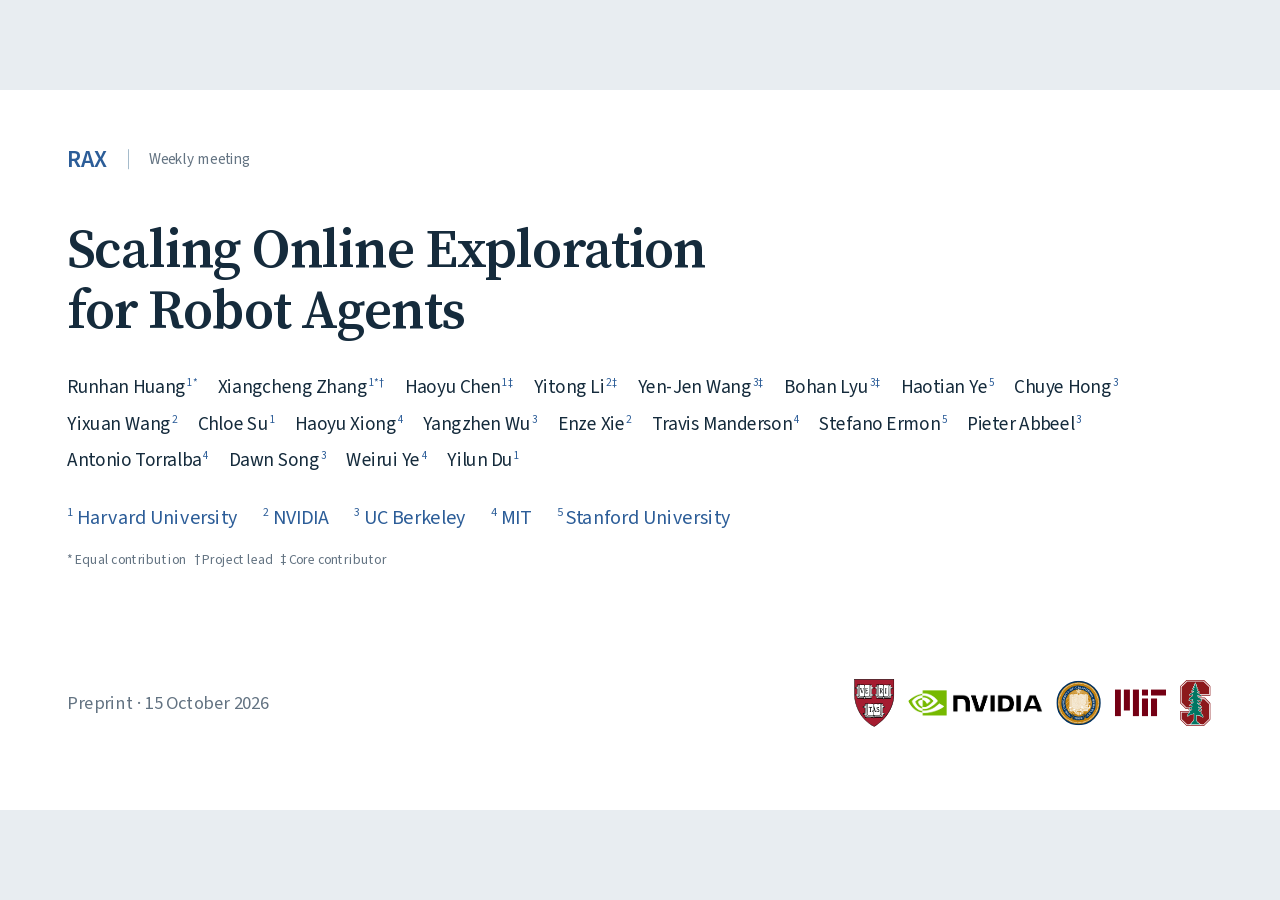
<file: index.html>
<!doctype html><html lang="en"><head><meta charset="utf-8"><meta name="viewport" content="width=device-width,initial-scale=1"><meta name="description" content="A 30-minute research presentation of Scaling Online Exploration for Robot Agents (RAX), with original paper figures and tables."><title>RAX — Scaling Online Exploration for Robot Agents</title><style>
.result-panels{display:grid;grid-template-columns:1fr 1fr;gap:35px;height:455px;align-items:center}.result-panels img{width:100%;max-height:430px;object-fit:contain}
:root{--ink:#152b3c;--blue:#2c5d98;--muted:#637382;--line:#d9e1e7;--light:#f1f5f8;--paper:#fff;--font:"Inter","Helvetica Neue",Arial,sans-serif}*{box-sizing:border-box}html,body{margin:0;height:100%;width:100%;overflow:hidden}body{font-family:var(--font);background:#e8edf1;color:var(--ink);-webkit-font-smoothing:antialiased}button,input{font:inherit}button{cursor:pointer}button:focus-visible,a:focus-visible,input:focus-visible,img:focus-visible{outline:3px solid #6296c9;outline-offset:4px}[hidden]{display:none!important}a{color:var(--blue)}#deck{position:relative;height:calc(100dvh - 48px);width:100%;overflow:hidden}body.notes-open #deck{width:calc(100% - 420px)}.slide{position:absolute;inset:0;overflow:hidden}.slide-inner{width:1600px;height:900px;background:#fff;padding:54px 76px 57px;overflow:hidden}.slide-header{height:124px;border-bottom:1px solid var(--line)}.section{font-size:16px;letter-spacing:0;text-transform:none;color:var(--blue);margin:0 0 19px;font-weight:650}.slide-header h2{font-size:45px;line-height:1.14;letter-spacing:-1.35px;font-weight:600;margin:0;max-width:1435px}.slide-content{height:621px;padding-top:30px;position:relative}.slide-source{position:absolute;left:76px;right:76px;bottom:26px;display:flex;justify-content:space-between;gap:40px;font-size:14px;color:var(--muted);line-height:1.35}.slide-source a{text-decoration:none;color:inherit}.slide-source a:hover{text-decoration:underline}.notes{display:none}p{font-size:28px;line-height:1.43;margin:0 0 24px;letter-spacing:-.23px}h3{font-size:30px;line-height:1.28;letter-spacing:-.45px;font-weight:600;margin:0 0 22px}strong,b{font-weight:650}.lead{font-size:36px;line-height:1.35;letter-spacing:-.65px;margin-bottom:44px}.large{font-size:32px;line-height:1.5}.micro{font-size:20px;line-height:1.42;color:var(--muted);margin:20px 0 0}.detail{font-size:23px;line-height:1.4;color:var(--muted)}.compact{margin-bottom:29px}.two-columns{display:grid;grid-template-columns:1fr 1fr;gap:80px}.two-columns>div+div{border-left:1px solid var(--line);padding-left:65px}.bullets{list-style:none;padding:0;margin:0}.bullets li{position:relative;padding-left:23px;font-size:27px;line-height:1.4;margin-bottom:19px}.bullets li:before{content:"";position:absolute;left:0;top:15px;width:6px;height:6px;background:var(--blue)}img{max-width:100%;object-fit:contain}img[data-zoom]{cursor:zoom-in}.step-label{display:block;font-size:17px;letter-spacing:0;color:var(--blue);font-weight:650;margin-bottom:23px}.takeaway{font-size:29px;line-height:1.4;border-left:4px solid var(--blue);padding-left:24px;margin-top:28px}.title-slide .slide-inner{padding:66px 84px}.title-slide .slide-header,.title-slide .slide-source{display:none}.title-slide .slide-content{padding:0;height:100%}.title-meta{font-size:32px;font-weight:750;letter-spacing:-1px;color:var(--blue);display:flex;align-items:center;gap:26px}.title-meta span{font-size:15px;font-weight:550;letter-spacing:0;color:var(--muted);padding-left:25px;border-left:1px solid #8fabbf}.title-slide h1{font-size:72px;line-height:1.09;letter-spacing:-2.4px;font-weight:600;margin:54px 0 43px}.all-authors{display:flex;flex-wrap:wrap;column-gap:25px;row-gap:14px;font-size:23px;line-height:1.35;max-width:1432px}.all-authors span{white-space:nowrap}.all-authors sup{font-size:13px;color:var(--blue);margin-left:2px}.affiliations{display:flex;flex-wrap:wrap;gap:15px 32px;font-size:24px;margin-top:39px;color:var(--blue)}.affiliations sup{font-size:15px;margin-right:5px}.contributions{font-size:16px;color:var(--muted);margin-top:25px}.title-rule{height:2px;background:var(--blue);margin-top:42px}.title-bottom{display:flex;justify-content:space-between;align-items:center;margin-top:31px;gap:40px}.title-bottom p{font-size:20px;color:var(--muted);line-height:1.6;margin:0}.title-bottom strong{color:var(--ink)}.title-bottom a{font-size:20px;text-decoration:none}.recipe{display:grid;grid-template-columns:1fr 45px 1fr 45px 1fr;gap:25px;align-items:center;margin-top:53px}.recipe h3{font-size:30px;margin:0}.connector{font-size:43px;color:#90a4b6;font-weight:300;text-align:center}.lower{margin-top:68px;border-top:1px solid var(--line);padding-top:32px}.lower h3{font-size:25px;color:var(--blue);margin-bottom:15px}.lower p{font-size:27px}.deployment{margin-top:30px}.deployment h3{font-size:36px;margin:0 0 31px}.deployment p{font-size:28px}.question-band{margin-top:57px;background:var(--light);padding:28px 34px;font-size:34px;letter-spacing:-.7px;border-left:4px solid var(--blue)}.task-quote{font-size:52px;color:var(--blue);font-weight:500;letter-spacing:-1.3px;margin-bottom:15px}.task-chain{display:grid;grid-template-columns:repeat(4,1fr);gap:35px;margin-top:42px}.task-chain>div{border-top:3px solid #5484b6;padding-top:21px}.task-chain b{font-size:30px}.task-chain p{font-size:26px;margin-top:18px}.small-columns{border-top:1px solid var(--line);padding-top:26px;margin-top:20px}.small-columns p{font-size:24px}.research-question{font-size:55px;line-height:1.2;letter-spacing:-1.5px;margin:5px 0 40px}.three-lines p{display:grid;grid-template-columns:185px 1fr;gap:30px;padding:19px 0;border-bottom:1px solid var(--line);margin:0}.three-lines span{color:var(--blue);font-size:26px}.three-lines strong{font-size:29px;font-weight:550}.bottom-thesis{margin-top:31px;font-size:27px}.setting{display:grid;grid-template-columns:1fr 150px 1fr;gap:40px;align-items:start;margin-top:25px}.setting h3{color:var(--blue);font-size:29px}.setting-middle{align-self:center;text-align:center;color:#7a93aa}.setting-middle span{font-size:15px;letter-spacing:0;line-height:1.6}.setting-middle b{display:block;font-size:65px;font-weight:300;margin-top:18px}.setting .bullets li{font-size:29px;margin-bottom:23px}.setting-eval{margin-top:45px;border-top:1px solid var(--line);padding-top:28px;display:flex;gap:45px}.setting-eval strong{font-size:25px;color:var(--blue);white-space:nowrap}.setting-eval p{font-size:27px}.video-layout{display:grid;grid-template-columns:900px 1fr;gap:49px;align-items:center;height:100%}.video-layout h3{font-size:29px;margin-top:24px;margin-bottom:15px}.video-layout h3:first-child{margin-top:0}.video-layout p{font-size:26px}.video-layout .bullets li{font-size:25px;margin-bottom:15px}.video-layout .micro{font-size:20px}.video{margin:0}.video video{display:block;width:900px;height:506px;background:#13252f;object-fit:contain}.video figcaption{font-size:16px;color:var(--muted);margin-top:13px;line-height:1.4}.print-poster{display:none}.key-result{font-size:34px!important;color:var(--blue);font-weight:550;margin-top:28px}.contribution-grid{display:grid;grid-template-columns:repeat(3,1fr);gap:52px;margin-top:21px}.contribution-grid>div{border-top:3px solid var(--blue);padding-top:28px}.contribution-grid h3{font-size:31px}.contribution-grid p{font-size:28px;line-height:1.45}.related{border-top:1px solid var(--line);margin-top:30px;padding-top:27px}.related p{font-size:24px;margin-bottom:18px}.related b{color:var(--blue);margin-right:18px}.architecture-full{height:471px;display:flex;align-items:center;justify-content:center}.architecture-full img{height:100%;width:100%;object-fit:contain}.architecture-slide .slide-content{padding-top:15px}.three-callouts{display:grid;grid-template-columns:1fr 1fr 1fr;gap:47px;margin-top:23px;padding-top:20px;border-top:1px solid var(--line)}.three-callouts p{font-size:25px;margin:0}.three-callouts b{color:var(--blue)}.provided h3{font-size:29px;color:var(--blue)}.provided .bullets li{font-size:25px;margin-bottom:16px}.interface-strip{height:220px;margin-top:25px;display:flex;align-items:center;justify-content:center}.interface-strip img{height:100%;width:100%;object-fit:contain}.workflow{display:grid;grid-template-columns:repeat(4,1fr);gap:38px;margin-top:18px}.workflow>div{border-top:2px solid var(--blue);padding-top:25px}.workflow span{display:block;font-size:27px;color:var(--blue);margin-bottom:19px}.workflow h3{font-size:35px;line-height:1.23;min-height:86px;margin:0 0 28px}.workflow p{font-size:25px;line-height:1.45;min-height:110px}.workflow-note{margin-top:37px;border-top:1px solid var(--line);padding-top:30px}.workflow-note strong{font-size:30px}.workflow-note p{font-size:26px;color:var(--muted);margin-top:15px}.build-pending{opacity:0;transform:translateY(7px);pointer-events:none}.build-visible{opacity:1;transform:none}[data-build]{transition:opacity .35s ease,transform .35s ease}.figure-text{display:grid;grid-template-columns:890px 1fr;gap:50px;align-items:center;height:100%}.figure-text>div:first-child img{width:100%;max-height:540px}.figure-text h3{font-size:29px;margin:25px 0 18px}.figure-text h3:first-child{margin-top:0}.figure-text .bullets li{font-size:25px;margin-bottom:15px}.figure-text p{font-size:25px}.metric-note{border-top:1px solid var(--line);padding-top:23px;font-size:21px!important;color:var(--muted)}.metric-note strong{font-size:32px;color:var(--blue);display:block;margin-bottom:5px}.constraint-rows>div{display:grid;grid-template-columns:120px 430px 1fr;gap:35px;align-items:center;border-bottom:1px solid var(--line);padding:33px 0}.constraint-rows>div:last-child{border-bottom:0}.constraint-rows span{font-size:18px;color:var(--blue);letter-spacing:0}.constraint-rows h3{font-size:31px;margin:0}.constraint-rows p{font-size:26px;margin:0;line-height:1.5}.program-layout{display:grid;grid-template-columns:690px 1fr;gap:90px;height:100%;align-items:center}.program-original{height:584px;display:flex;align-items:center;justify-content:center}.program-original img{height:100%;width:100%;object-fit:contain}.program-layout h3{font-size:31px}.program-layout .bullets li{font-size:26px}.fallback{border-left:3px solid var(--blue);padding-left:24px;margin-top:28px}.fallback strong{font-size:23px;color:var(--blue)}.fallback p{font-size:27px;margin:12px 0 0}.fallback code{font-size:25px;color:var(--blue)}.program-layout .micro{font-size:20px}.memory-original{height:258px;display:flex;justify-content:center;margin-bottom:43px}.memory-original img{height:100%;width:100%;object-fit:contain}.memory-explanation h3{font-size:28px;color:var(--blue)}.memory-explanation p{font-size:27px}.full-figure{display:flex;align-items:center;justify-content:center;width:100%;height:490px}.full-figure img{width:100%;height:100%;object-fit:contain}.medium{height:467px}.readout{border-top:1px solid var(--line);padding-top:22px;margin-top:21px}.readout p{font-size:28px;margin-bottom:12px;line-height:1.35}.readout .detail{font-size:21px}.eval-steps{display:grid;grid-template-columns:1fr 1fr 1fr;gap:48px;margin-top:33px}.eval-steps>div{border-top:3px solid var(--blue);padding-top:25px}.eval-steps span{font-size:17px;color:var(--blue);letter-spacing:0}.eval-steps h3{font-size:31px;margin-top:23px}.eval-steps p{font-size:26px}.eval-boundary{margin-top:49px;padding-top:30px;border-top:1px solid var(--line)}.eval-boundary p{font-size:25px;margin-bottom:18px}.eval-boundary strong{color:var(--blue)}.task-montage{height:440px;display:flex;align-items:center;justify-content:center}.task-montage img{width:100%;height:100%;object-fit:contain}.benchmark-line{display:grid;grid-template-columns:repeat(5,1fr);gap:25px;margin-top:27px;border-top:1px solid var(--line);padding-top:24px}.benchmark-line p{font-size:20px;line-height:1.5;margin:0}.benchmark-line b{font-size:23px;color:var(--blue)}.results-figure{height:455px}.original-table{height:465px;display:flex;align-items:center;justify-content:center;width:100%}.original-table img{width:100%;height:100%;object-fit:contain}.original-table.short-table{height:430px}.original-table.tall-table{height:490px}.result-slide .slide-content{padding-top:19px}.evidence-reading{border-top:1px solid var(--line);margin-top:20px;padding-top:21px}.evidence-reading p{font-size:27px;line-height:1.34;margin:0 0 12px}.evidence-reading .detail{font-size:20px;color:var(--muted)}.tall-table+.evidence-reading{padding-top:17px;margin-top:17px}.tall-table+.evidence-reading p{font-size:25px}.tall-table+.evidence-reading .detail{font-size:19px}.adaptation-figure{height:485px}.assessment{padding-top:25px}.assessment h3{font-size:29px;color:var(--blue);margin-bottom:30px}.assessment .bullets li{font-size:28px;line-height:1.45;margin-bottom:27px}.cost-note{font-size:24px;margin-top:39px;border-top:1px solid var(--line);padding-top:27px;color:var(--muted)}.closing-main{font-size:51px;line-height:1.25;letter-spacing:-1.4px;margin-top:10px}.closing-points{margin-top:35px}.closing-points p{font-size:31px;margin-bottom:24px}.closing-points b{color:var(--blue);margin-right:15px}.closing-question{border-top:1px solid var(--line);margin-top:41px;padding-top:29px;color:var(--blue);font-size:29px}.appendix-full{height:565px}.sources p{display:grid;grid-template-columns:300px 1fr;gap:45px;border-bottom:1px solid var(--line);padding:24px 0;margin:0;font-size:27px}.sources span{font-size:22px;color:var(--muted)}.sources a{text-decoration:none}.sources+.micro{margin-top:32px}
#controls{position:absolute;bottom:0;left:0;right:0;height:48px;display:flex;align-items:center;gap:7px;padding:0 18px;background:#fff;border-top:1px solid #d9e1e6;z-index:20;font-size:12px;color:var(--muted)}#controls button{border:0;background:transparent;border-radius:3px;color:inherit;font-size:12px;padding:7px 10px;min-height:32px}#controls button:hover,#controls button[aria-pressed=true]{background:#edf2f7;color:var(--blue)}#controls button:disabled{opacity:.3;cursor:default}#counter{font-variant-numeric:tabular-nums;min-width:60px;text-align:center}#section-label{margin-left:18px;font-size:12px}.control-spacer{flex:1}#timer{font-variant-numeric:tabular-nums;min-width:45px;text-align:center;cursor:pointer}.timer-running #timer{color:var(--blue)}#progress-track{position:absolute;left:0;right:0;top:0;height:2px}#progress{height:2px;background:var(--blue);transition:width .2s}#notes-panel{position:absolute;right:0;top:0;bottom:48px;width:420px;overflow:auto;background:#fff;border-left:1px solid var(--line);padding:30px;z-index:15}#notes-panel .panel-label{font-size:12px;text-transform:none;letter-spacing:0;color:var(--muted);margin-bottom:18px}#notes-title{font-size:23px;line-height:1.3;margin:0 0 24px}#notes-content p{font-size:16px;line-height:1.75;letter-spacing:0;margin-bottom:22px}#notes-content .timing{font-size:13px;color:var(--blue);border-bottom:1px solid var(--line);padding-bottom:15px}.overlay{position:fixed;inset:0;z-index:50;background:rgba(15,31,44,.88);backdrop-filter:blur(6px);overflow:auto;padding:5vh 6vw}.overlay-shell{max-width:1100px;background:#fff;padding:32px 40px;margin:auto}.overlay-head{display:flex;align-items:center;justify-content:space-between;gap:30px;margin-bottom:25px}.overlay-head h2{font-size:27px;margin:0}.overlay-head button{font-size:27px;color:var(--muted);border:0;background:transparent}.overview-item{display:grid;grid-template-columns:38px 1fr;gap:3px 10px;text-align:left;padding:17px 9px;border:0;border-bottom:1px solid var(--line);color:var(--ink);background:transparent}.overview-item:hover,.overview-item.current{background:#eef4f8}.overview-number{grid-row:1/3;color:var(--blue);font-size:16px}.overview-title{font-size:16px;line-height:1.3}.overview-section{font-size:11px;color:var(--muted)}#overview-grid{display:grid;grid-template-columns:1fr 1fr;gap:0 24px}#overview-search{width:100%;padding:11px 0;border:0;border-bottom:1px solid #abc0cf;font-size:17px;margin-bottom:20px}.help-table{border-collapse:collapse;width:100%;font-size:16px}.help-table td{padding:12px 0;border-bottom:1px solid var(--line)}.help-table td:first-child{font-weight:600;width:170px}.help-note{font-size:14px;line-height:1.6;color:var(--muted);margin-top:20px}.blackout:after{content:"";position:fixed;inset:0;background:#000;z-index:100;pointer-events:none}.figure-viewer{padding:20px!important;display:flex;flex-direction:column;backdrop-filter:none;background:rgba(12,23,33,.96)}.figure-viewer-header{display:flex;align-items:center;justify-content:space-between;color:white;padding:0 8px 15px;gap:30px}.figure-viewer-header h2{font-size:20px;margin:0;font-weight:500}.figure-viewer-close{background:transparent;color:white;font-size:27px;border:0;min-width:40px;min-height:40px}.figure-viewer-stage{overflow:auto;flex:1;min-height:0;text-align:center;background:#fff}.figure-viewer-stage img{display:block;max-width:none;width:auto;height:auto;min-width:100%;margin:auto;object-fit:contain;cursor:zoom-out}.is-fullscreen #deck{height:100dvh}.is-fullscreen #controls{opacity:0;transform:translateY(38px);transition:opacity .2s,transform .2s}.is-fullscreen #controls:hover,.is-fullscreen #controls:focus-within{opacity:1;transform:none}.is-fullscreen #notes-panel{bottom:0}@media(max-width:800px){#section-label,#timer-toggle{display:none}#controls{padding:0 5px;gap:1px}#controls button{padding:7px}body.notes-open #deck{width:100%;height:calc(60dvh - 24px)}#notes-panel{width:100%;top:calc(60dvh - 24px);border-left:0;border-top:1px solid var(--line)}.overlay{padding:3vh 3vw}.overlay-shell{padding:23px}#overview-grid{grid-template-columns:1fr}.figure-viewer-header h2{font-size:16px}}@media(prefers-reduced-motion:reduce){*{transition:none!important;animation:none!important;scroll-behavior:auto!important}}@media print{@page{size:1600px 900px;margin:0}html,body{height:auto;overflow:visible;background:white;width:1600px}#deck{position:static;width:1600px!important;height:auto!important;overflow:visible}#controls,#notes-panel,.overlay{display:none!important}.slide,.slide[hidden]{display:block!important;position:relative!important;inset:auto!important;width:1600px!important;height:900px!important;overflow:hidden;page-break-after:always;break-after:page}.slide-inner{position:relative!important;left:0!important;top:0!important;transform:none!important;width:1600px!important;height:900px!important;print-color-adjust:exact;-webkit-print-color-adjust:exact}.build-pending{opacity:1!important;transform:none!important}video{display:none!important}.print-poster{display:block;width:900px;height:506px}.blackout:after{display:none}.slide:last-child{break-after:auto;page-break-after:auto}}

.provided-figure{height:390px;display:flex;align-items:center;justify-content:center}.provided-figure img{width:100%;height:100%;object-fit:contain}.provided-reading{margin-top:27px;border-top:1px solid var(--line);padding-top:24px}.provided-reading h3{font-size:25px;color:var(--blue);margin-bottom:12px}.provided-reading p{font-size:25px;line-height:1.4}.planning-layout{display:grid;grid-template-columns:590px 1fr;gap:65px;align-items:center;height:100%}.planning-figure img{height:505px;width:100%;object-fit:contain}.planning-figure .micro{font-size:17px;margin-top:9px}.planning-reasons>div{border-bottom:1px solid var(--line);padding:21px 0}.planning-reasons>div:first-child{padding-top:0}.planning-reasons>div:last-child{border:0}.planning-reasons span,.code-explanation span{font-size:16px;letter-spacing:0;color:var(--blue)}.planning-reasons h3{font-size:29px;margin:10px 0 11px}.planning-reasons p{font-size:25px;margin:0;line-height:1.4}.code-demo{display:grid;grid-template-columns:850px 1fr;gap:65px;height:100%;align-items:center}.code-views{position:relative;height:560px}.code-view{display:none;position:absolute;inset:0;align-items:center;justify-content:center;flex-direction:column}.code-view img{width:100%;max-height:490px;object-fit:contain}.code-view .micro{font-size:18px;margin-top:22px;align-self:flex-start}.code-slide[data-build-stage="0"] .code-view-0,.code-slide[data-build-stage="1"] .code-view-1,.code-slide[data-build-stage="2"] .code-view-2{display:flex;animation:codeFade .3s ease}.code-explanation>div{padding:18px 0;border-bottom:1px solid var(--line)}.code-explanation>div:last-child{border-bottom:0}.code-explanation h3{font-size:28px;line-height:1.25;margin:11px 0}.code-explanation p{font-size:24px;line-height:1.4;margin:0}.suite-label{font-size:16px;letter-spacing:0;font-weight:600;color:var(--blue);margin:0 0 13px}.task-montage{height:370px}.simulation-label{margin:20px 0 0}.benchmark-line{margin-top:14px;padding-top:18px}.original-table{height:500px}.original-table.tall-table{height:515px}.evidence-reading p{font-size:26px}.evidence-reading .detail{font-size:19px}.adaptation-figure{height:450px}.adaptation-figure+.readout p{font-size:27px}.adaptation-figure+.readout .detail{font-size:20px}@keyframes codeFade{from{opacity:.35;transform:translateY(4px)}to{opacity:1;transform:none}}@media print{.code-views .code-view{display:none!important}.code-views .code-view-2{display:flex!important}}

@font-face{font-family:"Source Serif 4";src:url("assets/fonts/SourceSerif4-Regular.woff2") format("woff2");font-weight:400;font-style:normal;font-display:swap}
@font-face{font-family:"Source Serif 4";src:url("assets/fonts/SourceSerif4-Semibold.woff2") format("woff2");font-weight:600;font-style:normal;font-display:swap}
@font-face{font-family:"Source Sans 3";src:url("assets/fonts/SourceSans3-Regular.woff2") format("woff2");font-weight:400;font-style:normal;font-display:swap}
@font-face{font-family:"Source Sans 3";src:url("assets/fonts/SourceSans3-Semibold.woff2") format("woff2");font-weight:600;font-style:normal;font-display:swap}
:root{--font:"Source Sans 3","Helvetica Neue",Arial,sans-serif;--heading:"Source Serif 4",Georgia,serif}
body{font-family:var(--font);font-synthesis:none}p{letter-spacing:0}.slide-header h2{font-family:var(--heading);font-size:43px;font-weight:400;letter-spacing:-.5px;line-height:1.15}.title-slide h1{font-family:var(--heading);font-size:68px;font-weight:600;letter-spacing:-1.45px;line-height:1.12}.section{font-family:var(--font);font-size:19px;font-weight:600;letter-spacing:0;text-transform:none;color:#506a80;margin-bottom:15px}.title-meta{font-family:var(--font);font-size:30px;font-weight:600;letter-spacing:0}.title-meta span{font-size:19px;letter-spacing:0;font-weight:400}.step-label,.suite-label,.eval-steps span,.planning-reasons span,.code-explanation span{font-family:var(--font);font-size:19px;letter-spacing:0;text-transform:none}.all-authors{font-size:24px;column-gap:25px;row-gap:13px}.all-authors sup{font-size:14px}.affiliations{font-size:25px}.contributions{font-size:17px}.title-bottom p,.title-bottom a{font-size:21px}h3{font-weight:600;letter-spacing:0}.lead,.large,.takeaway,.visual-thesis{letter-spacing:0}.scene-triptych,.clip-triptych{display:grid;grid-template-columns:repeat(3,minmax(0,1fr));gap:28px}.scene{margin:0}.scene>img{width:100%;height:261px;object-fit:contain;background:#f2f4f5}.scene figcaption{margin-top:15px;line-height:1.35}.scene figcaption strong{font-size:27px;display:block;font-weight:600}.scene figcaption span{font-size:21px;color:var(--muted);display:block;margin-top:4px}.deployment-reading{display:grid;grid-template-columns:1fr 1fr;gap:70px;margin-top:36px;padding-top:24px;border-top:1px solid var(--line)}.deployment-reading h3{font-size:27px;margin:0 0 11px;color:var(--blue)}.deployment-reading p{font-size:26px;line-height:1.4;margin:0}.visual-thesis{font-size:28px;color:var(--blue);margin:27px 0 0}.small-clip{margin:0}.small-clip h3{font-family:var(--font);font-size:27px;line-height:1.25;margin:0 0 13px;font-weight:600}.small-clip video{width:100%;aspect-ratio:16/9;display:block;object-fit:contain;background:#172b38;max-width:640px}.small-clip figcaption{font-family:var(--font);font-size:21px;line-height:1.35;color:var(--muted);margin-top:13px}.task-intro{display:grid;grid-template-columns:.85fr 1.15fr;gap:65px;margin-bottom:34px}.task-intro p{font-size:30px;line-height:1.4;margin:0}.task-intro strong{color:var(--blue)}.media-disclosure{font-family:var(--font);font-size:18px;line-height:1.4;color:var(--muted);margin:24px 0 0}.clip-pair{display:grid;grid-template-columns:620px 620px;gap:70px;justify-content:center}.clip-pair .small-clip h3{font-size:29px}.clip-pair .small-clip figcaption{font-size:22px}.experiment-axis{display:grid;grid-template-columns:1fr 1fr 1fr;gap:45px;margin-top:31px;border-top:1px solid var(--line);padding-top:22px}.experiment-axis p{font-size:25px;margin:0;display:flex;gap:17px;align-items:baseline}.experiment-axis span{color:var(--blue)}.experiment-axis strong{font-weight:600}.learning-visual-slide .media-disclosure{margin-top:23px}.contribution-montage{height:370px;display:flex;justify-content:center;align-items:center}.contribution-montage img{height:100%;width:100%;object-fit:contain}.contribution-reading{display:grid;grid-template-columns:1fr 1fr 1fr;gap:50px;margin-top:29px;padding-top:24px;border-top:1px solid var(--line)}.contribution-reading h3{font-size:28px;color:var(--blue);margin-bottom:13px}.contribution-reading p{font-size:27px;line-height:1.4;margin:0}.development-steps{display:grid;grid-template-columns:repeat(4,minmax(0,1fr));gap:35px}.development-steps>div{border-top:2px solid var(--blue);padding-top:15px}.development-steps span{font-size:21px;color:var(--blue)}.development-steps h3{font-size:27px;line-height:1.25;margin:8px 0 10px}.development-steps p{font-size:23px;line-height:1.35;margin:0;min-height:62px}.development-videos{display:grid;grid-template-columns:530px 530px;justify-content:center;gap:95px;margin-top:25px}.development-videos .small-clip h3{font-size:25px;margin-bottom:10px}.development-videos .small-clip figcaption{font-size:20px;margin-top:9px}.development-videos+.media-disclosure{margin-top:15px;text-align:center}.embodiment-clips .small-clip h3{font-size:28px}.embodiment-clips .small-clip figcaption{font-size:22px}.embodiment-visual-slide .simulation-label{margin-top:32px}.embodiment-visual-slide .benchmark-line{margin-top:14px;padding-top:21px}.benchmark-line p{font-size:22px}.benchmark-line b{font-size:25px}.embodiment-visual-slide .media-disclosure{font-size:18px;margin-top:30px}#notes-panel .panel-label{font-size:16px;text-transform:none;letter-spacing:0}#notes-content p{font-size:17px}#controls{font-size:13px}#controls button{font-size:13px}@media print{.small-clip .print-poster{width:100%;height:auto;aspect-ratio:16/9;object-fit:contain}}

.slide-header h2{font-weight:600}.slide-source{display:none!important}.slide-content{height:650px}.publication-date{font-size:23px;color:var(--muted);margin-top:30px}.title-slide .title-rule{margin-top:42px}.benchmark-triptych{display:grid;grid-template-columns:repeat(3,1fr);gap:30px}.benchmark-demo{margin:0}.benchmark-demo h3{font-size:25px;line-height:1.25;margin:0 0 12px}.benchmark-demo video{display:block;width:100%;aspect-ratio:16/9;background:#172a35;object-fit:contain}.benchmark-demo figcaption{font-size:19px;color:var(--muted);line-height:1.35;margin-top:12px}.benchmark-triptych .benchmark-demo video{height:270px}.benchmark-facts{display:grid;grid-template-columns:repeat(3,1fr);gap:43px;border-top:1px solid var(--line);margin-top:28px;padding-top:22px}.benchmark-facts h3{font-size:25px;color:var(--blue);margin:0 0 13px}.benchmark-facts p{font-size:24px;line-height:1.36;margin:0}.benchmark-note{font-size:19px;color:var(--muted);line-height:1.4;margin-top:25px}.benchmark-goal-strip{height:238px;display:flex;align-items:center;justify-content:center}.benchmark-goal-strip img{width:100%;height:100%;object-fit:contain}.behavior-setup{display:grid;grid-template-columns:repeat(3,1fr);gap:42px;margin-top:30px}.behavior-setup h3{font-size:26px;line-height:1.2;color:var(--blue);margin-bottom:15px}.behavior-setup p{font-size:25px}.protocol-note{border-top:1px solid var(--line);margin-top:22px;padding-top:22px;display:grid;grid-template-columns:350px 1fr;gap:30px}.protocol-note strong{font-size:25px}.protocol-note p{font-size:24px;line-height:1.4;margin:0}.humanoid-task-strip{display:grid;grid-template-columns:repeat(3,1fr);gap:28px}.humanoid-task-strip figure{margin:0}.humanoid-task-strip img{width:100%;height:247px;object-fit:contain;background:#f6f7f8}.humanoid-task-strip figcaption{font-size:26px;font-weight:600;margin-top:13px}.dex-task-figure{height:265px;display:flex;align-items:center;justify-content:center}.dex-task-figure img{height:100%;width:100%;object-fit:contain}.benchmark-goal{font-size:28px;line-height:1.35;margin:23px 0}.libero-profile{display:grid;grid-template-columns:850px 1fr;gap:55px;align-items:center}.libero-profile img{width:100%;height:300px;object-fit:contain}.libero-profile h3{font-size:25px;color:var(--blue);margin:0 0 9px}.libero-profile p{font-size:25px;margin-bottom:19px;line-height:1.35}.libero-profile .benchmark-goal{font-size:27px;text-align:center;margin:13px 0 0}.libero-profile+.benchmark-facts{margin-top:23px}.result-with-demo{display:grid;grid-template-columns:1020px 1fr;gap:30px;height:480px;align-items:center}.result-table-large{height:100%;display:flex;flex-direction:column;align-items:center;justify-content:center}.result-table-large img{height:auto;max-height:450px;width:100%;object-fit:contain}.table-metric{font-size:18px;color:var(--muted);margin:12px 0 0;text-align:center}.result-demo-side .benchmark-demo h3{font-size:25px}.result-demo-side .benchmark-demo figcaption{font-size:19px}.result-still img{width:100%;max-height:285px;object-fit:contain}.result-still h3{font-size:25px;color:var(--blue);margin:21px 0 10px}.result-still p{font-size:24px}.finding-reading{border-top:1px solid var(--line);margin-top:22px;padding-top:22px}.finding-reading h3{font-size:28px;line-height:1.28;letter-spacing:0;margin:0 0 14px;font-weight:600}.finding-reading p{font-size:23px;line-height:1.38;color:var(--muted);margin:0}.finding-figure{height:465px;display:flex;align-items:center;justify-content:center}.finding-figure img{width:100%;height:100%;object-fit:contain}.inference-table{height:430px}.architecture-detail-full{height:590px}.two-safety-panels{height:450px;display:grid;grid-template-columns:1fr 1fr;gap:48px;align-items:center}.two-safety-panels img{width:100%;max-height:440px;object-fit:contain}.mobile-flow{height:300px;display:flex;align-items:center;justify-content:center}.mobile-flow img{width:100%;height:100%;object-fit:contain}.mobile-scene{height:242px;margin-top:18px;display:flex;align-items:center;justify-content:center}.mobile-scene img{width:100%;height:100%;object-fit:contain}.mobile-finding{font-size:26px;margin:23px 0 0}.key-findings{display:grid;grid-template-columns:1fr 1fr;gap:40px 75px;padding-top:20px}.key-findings>div{border-top:2px solid var(--blue);padding-top:24px}.key-findings h3{font-size:31px;color:var(--blue);margin-bottom:18px}.key-findings p{font-size:29px;line-height:1.42}.finding-summary{font-size:31px;margin-top:25px}.related-work-rows>div{display:grid;grid-template-columns:360px 1fr;gap:45px;border-bottom:1px solid var(--line);padding:28px 0}.related-work-rows h3{font-size:27px;margin:0;color:var(--blue)}.related-work-rows p{font-size:27px;margin:0}.audit-contracts>div{border-bottom:1px solid var(--line);padding:23px 0}.audit-contracts h3{font-size:29px;color:var(--blue);margin:0 0 12px}.audit-contracts p{font-size:27px;margin:0}.tall-process{height:480px}.evidence-switch{position:relative;height:100%}.switch-view{position:absolute;inset:0;display:none}.switch-slide[data-build-stage="0"] .switch-0,.switch-slide[data-build-stage="1"] .switch-1{display:block}.interactive-wrap{height:570px;width:100%;position:relative;background:#fff}.interactive-wrap iframe{border:0;width:100%;height:100%;display:block;background:#fff}.interactive-wrap .print-only{display:none}.model-demo-layout{display:grid;grid-template-columns:980px 1fr;gap:38px;align-items:center;height:100%}.fryer-animation{height:540px}.model-reading h3{font-size:25px;color:var(--blue);margin:20px 0 13px}.model-reading h3:first-child{margin-top:0}.model-reading p,.model-reading .bullets li{font-size:25px;line-height:1.4}.model-reading .bullets li{padding-left:20px;margin-bottom:13px}.model-reading .bullets li:before{top:14px}.note-source-detail{font-size:13px!important;color:var(--muted)}@media print{.slide-source{display:none!important}.benchmark-demo .print-poster{width:100%;height:auto}.interactive-wrap iframe{display:none!important}.interactive-wrap .print-only{display:block;width:100%;height:100%;object-fit:contain}.evidence-switch .switch-view{display:none!important}.evidence-switch .switch-1{display:block!important}}

.switch-slide[data-build-stage="2"] .switch-2{display:block}.execution-zoom{position:relative;overflow:hidden;width:1150px;height:520px;margin:0 auto}.execution-zoom img{position:absolute;max-width:none;width:2300px;height:auto;top:-86px;object-fit:initial}.execution-first img{left:0}.execution-last img{left:-1150px}.execution-zoom+.finding-reading{margin-top:17px;padding-top:19px}.execution-zoom+.finding-reading h3{font-size:27px;margin-bottom:10px}.execution-zoom+.finding-reading p{font-size:22px}@media print{.triple-switch .switch-1{display:none!important}.triple-switch .switch-2{display:block!important}}

@media screen{#deck{height:100dvh}#notes-panel{bottom:0}}
.fryer-animation iframe{pointer-events:none}
.title-slide .cover-footer{position:absolute;left:0;right:0;bottom:36px;display:flex;justify-content:space-between;align-items:center;height:64px}
.title-slide .cover-footer .publication-date{margin:0}
.title-slide .institution-logos{display:block;width:450px;height:64px;object-fit:contain}
.related-position-grid{display:grid;grid-template-columns:repeat(3,minmax(0,1fr));gap:45px;padding-top:20px}
.related-position-grid>div{border-top:2px solid var(--blue);padding-top:23px;min-height:280px}
.related-position-grid h3{font-size:29px;line-height:1.3;min-height:76px;margin:0 0 18px}
.related-position-grid p{font-size:26px;line-height:1.4;margin:0 0 22px}
.related-position-grid .related-examples{font-size:23px;color:var(--blue);line-height:1.4;margin:0}
.related-position-grid .related-scope{font-size:18px;color:var(--muted);margin:13px 0 0}
.related-rax-focus{border-top:1px solid var(--line);margin-top:28px;padding-top:26px}
.related-rax-focus h3{font-size:28px;color:var(--blue);margin:0 0 13px}
.related-rax-focus p{font-size:31px;line-height:1.35;margin:0 0 17px}
.related-rax-focus .related-evidence{font-size:24px;color:var(--muted);margin:0}
.related-position-note{font-size:21px;color:var(--muted);margin-top:29px}
.flow-question-lead{font-size:34px;line-height:1.35;margin:15px 0 45px;max-width:1180px}
.flow-axis-grid{display:grid;grid-template-columns:repeat(3,minmax(0,1fr));gap:44px}
.flow-axis-grid>div{border-top:2px solid var(--blue);padding:24px 0 20px}
.flow-axis-grid .flow-axis-label{font-size:22px;color:var(--blue);margin:0 0 17px}
.flow-axis-grid h3{font-size:32px;line-height:1.25;margin:0 0 17px}
.flow-axis-grid p{font-size:27px;line-height:1.4;margin:0}
.flow-evaluation-question{display:grid;grid-template-columns:70px 1fr;gap:15px;align-items:center;border-top:1px solid var(--line);margin-top:37px;padding-top:30px}
.flow-evaluation-question>span{font-size:48px;line-height:1;color:var(--blue)}
.flow-evaluation-question h3{font-size:25px;color:var(--blue);margin:0 0 11px}
.flow-evaluation-question p{font-size:31px;line-height:1.35;margin:0}
.flow-question-foot{font-size:22px;color:var(--muted);margin-top:29px}
.flow-overview-lead{font-size:33px;margin:18px 0 40px}
.flow-benchmark-map{display:grid;grid-template-columns:repeat(5,minmax(0,1fr));gap:27px}
.flow-benchmark-map>div{border-top:2px solid var(--blue);padding-top:23px}
.flow-benchmark-map span{font-size:25px;font-weight:600;line-height:1.25;color:var(--blue);display:block;min-height:62px}
.flow-benchmark-map h3{font-size:28px;line-height:1.25;margin:14px 0 22px;min-height:105px}
.flow-benchmark-map p{font-size:22px;line-height:1.35;margin:0;color:var(--muted)}
.flow-overview-reading{border-top:1px solid var(--line);margin-top:42px;padding-top:26px;display:grid;grid-template-columns:235px 1fr;gap:30px;align-items:start}
.flow-overview-reading h3{font-size:27px;color:var(--blue);margin:0}
.flow-overview-reading p{font-size:28px;line-height:1.35;margin:0}
.flow-overview-note{font-size:21px;color:var(--muted);margin:29px 0 0}
.flow-protocol{padding-top:20px}
.behavior-mapping-build .full-figure{height:470px}
.behavior-mapping-build .readout{margin-top:24px}
.behavior-mapping-build .readout p{font-size:29px;line-height:1.4}
.dex-flow-slide .switch-1{padding-top:10px}
.hanoi-flow-reading{border-top:1px solid var(--line);margin-top:22px;padding-top:20px}
.hanoi-flow-reading h3{font-size:28px;margin:0 0 10px}
.hanoi-flow-reading p{font-size:21px;color:var(--muted);line-height:1.35;margin:0}
#notes-content .optional-note{border-top:1px solid var(--line);margin-top:22px;padding-top:14px}
#notes-content .optional-note summary{font-size:16px;color:var(--blue);font-weight:600;cursor:pointer;margin-bottom:14px}
#notes-content .speaking-cue p{font-size:18px;line-height:1.5}

.opening-thesis{font-size:33px;line-height:1.35;margin:3px 0 30px;max-width:1320px}
.opening-evidence-grid{display:grid;grid-template-columns:520px 1fr;gap:65px;align-items:center;height:400px}
.opening-idea h3{font-size:27px;color:var(--blue);margin:0 0 10px}.opening-idea p{font-size:25px;line-height:1.38;margin:0 0 25px}.opening-idea p:last-child{margin:0}
.opening-curve{margin:0}.opening-curve img{width:100%;height:350px;object-fit:contain}.opening-curve figcaption{font-size:18px;color:var(--muted);margin-top:12px;text-align:center}
.opening-route{border-top:1px solid var(--line);padding-top:23px;margin-top:26px;font-size:25px;color:var(--blue)}
.early-learning-contract .setting{margin-top:5px}.early-learning-contract .setting .bullets li{font-size:27px;margin-bottom:18px}.early-learning-contract .setting h3{margin-bottom:20px}
.early-split{display:grid;grid-template-columns:1fr 40px 1fr 40px 1fr;gap:20px;align-items:center;border-top:1px solid var(--line);margin-top:28px;padding-top:22px}.early-split h3{font-size:26px;color:var(--blue);margin:0 0 8px}.early-split p{font-size:23px;margin:0;line-height:1.35}.early-split>span{font-size:32px;color:#7892aa}
.learning-contract{font-size:25px;margin:24px 0 0}.learning-exceptions{font-size:19px;color:var(--muted);margin:12px 0 0}
.control-contract-slide .provided-figure{height:300px}.action-layers{display:grid;grid-template-columns:repeat(3,1fr);gap:40px;margin-top:24px}.action-layers>div{border-top:2px solid var(--blue);padding-top:15px}.action-layers span{font-size:18px;color:var(--muted)}.action-layers h3{font-size:26px;margin:9px 0 10px}.action-layers p{font-size:23px;line-height:1.35;margin:0}.control-contract{font-size:22px;line-height:1.4;margin:23px 0 0;color:var(--muted)}.control-contract strong{color:var(--ink)}
</style></head><body><main id="deck"><section class="slide title-slide" data-title="Scaling Online Exploration for Robot Agents" data-section="RAX" data-minutes="0.25000"  aria-label="Scaling Online Exploration for Robot Agents"><div class="slide-inner"><header class="slide-header"><p class="section">RAX</p><h2>Scaling Online Exploration for Robot Agents</h2></header><div class="slide-content"><div class="title-meta">RAX <span>Weekly meeting</span></div><h1>Scaling Online Exploration<br>for Robot Agents</h1><div class="all-authors"><span>Runhan Huang<sup>1*</sup></span> <span>Xiangcheng Zhang<sup>1*†</sup></span> <span>Haoyu Chen<sup>1‡</sup></span> <span>Yitong Li<sup>2‡</sup></span> <span>Yen-Jen Wang<sup>3‡</sup></span> <span>Bohan Lyu<sup>3‡</sup></span> <span>Haotian Ye<sup>5</sup></span> <span>Chuye Hong<sup>3</sup></span> <span>Yixuan Wang<sup>2</sup></span> <span>Chloe Su<sup>1</sup></span> <span>Haoyu Xiong<sup>4</sup></span> <span>Yangzhen Wu<sup>3</sup></span> <span>Enze Xie<sup>2</sup></span> <span>Travis Manderson<sup>4</sup></span> <span>Stefano Ermon<sup>5</sup></span> <span>Pieter Abbeel<sup>3</sup></span> <span>Antonio Torralba<sup>4</sup></span> <span>Dawn Song<sup>3</sup></span> <span>Weirui Ye<sup>4</sup></span> <span>Yilun Du<sup>1</sup></span></div><div class="affiliations"><span><sup>1</sup>Harvard University</span><span><sup>2</sup>NVIDIA</span><span><sup>3</sup>UC Berkeley</span><span><sup>4</sup>MIT</span><span><sup>5</sup>Stanford University</span></div><p class="contributions">* Equal contribution &nbsp; † Project lead &nbsp; ‡ Core contributor</p><div class="cover-footer"><p class="publication-date">Preprint · 15 October 2026</p><img class="institution-logos" src="assets/paper/institution-logos.svg" alt="Harvard University, NVIDIA, UC Berkeley, MIT, and Stanford University"></div></div><footer class="slide-source"><a href="https://arxiv.org/html/2610.22496v1" target="_blank" rel="noopener">Title page; official project author list</a><span>RAX · Huang et al., 2026</span></footer><aside class="notes"><p class="timing">00:00–00:15 · 15 seconds</p><div class="speaking-cue"><p>Today I will present RAX: a robot agent that turns online experience into executable programs. The paper studies how robot capability grows with exploration.</p></div><details class="optional-note"><summary>Technical reference</summary><p>This presentation is about RAX, Robot Agent eXploration, by Runhan Huang, Xiangcheng Zhang, and collaborators at Harvard, NVIDIA, UC Berkeley, MIT, and Stanford.</p><p>I will build the argument in the same order as the paper: the current scaling recipe in robot learning, the problem that remains at deployment, the online exploration setting, and the mechanisms that turn experience into reusable programs. Then we will examine the original experimental tables and several real-robot cases.</p><p class="note-source-detail">Title page; official project author list</p></details><p><a href="https://arxiv.org/pdf/2610.22496v1" target="_blank">Paper PDF</a> · <a href="https://arxiv.org/html/2610.22496v1" target="_blank">Web section</a> · <a href="https://robot-agent-exploration.com/" target="_blank">Project</a></p></aside></div></section><section class="slide opening-evidence-slide" data-title="RAX turns online experience into robot programs" data-section="Overview" data-minutes="1.00000"  aria-label="RAX turns online experience into robot programs"><div class="slide-inner"><header class="slide-header"><p class="section">Overview</p><h2>RAX turns online experience into robot programs</h2></header><div class="slide-content"><p class="opening-thesis">A frozen coding agent turns online experience on simulated and real robots into executable programs and reusable skills.</p>
<div class="opening-evidence-grid"><div class="opening-idea"><h3>Learn through interaction</h3><p>Explore → write code → test → revise</p><h3>Support different robots</h3><p>One agent architecture,<br>robot-specific sensing and control APIs.</p><h3>Test the scaling hypothesis</h3><p>Does more exploration produce<br>stronger behavior on unseen scenes?</p></div><figure class="opening-curve"><img src="assets/paper/fig-01-scaling.svg" alt="Figure 1: held-out performance improves with exploration budget" data-zoom data-zoom-title="Figure 1: exploration scaling" tabindex="0" role="button"><figcaption>Figure 1 · Five-benchmark aggregate with task-specific budgets.</figcaption></figure></div>
<p class="opening-route">The story: how programs are learned → what the experiments show → what limits scaling.</p></div><footer class="slide-source"><a href="https://arxiv.org/html/2610.22496v1#S0.F1" target="_blank" rel="noopener">§1; §3; Fig. 1; App. F</a><span>RAX · Huang et al., 2026</span></footer><aside class="notes"><p class="timing">00:15–01:15 · 60 seconds</p><div class="speaking-cue"><p>Here is the paper in one sentence: a coding agent develops robot programs through online exploration, while its language-model weights stay fixed. The same architecture connects to simulated and real robots through their sensing and control interfaces. Programs, measurements, and verified skills accumulate as the agent practices.</p><p>Figure 1 gives the result up front: performance on held-out scenes rises as the exploration budget grows. The curve aggregates five benchmarks with different evaluation protocols. The rest of the talk explains how the experience becomes code and examines the task-level evidence behind this trend.</p></div><details class="optional-note"><summary>Technical reference</summary><p>The distinction is between updating model parameters and updating an executable workspace. Exploration can add measured geometry, strategies, checks, and program revisions while the base model stays fixed.</p><p>The quantitative claim concerns performance on unseen scenes under each benchmark's evaluation contract. Simulation sessions start without prior task memory; cross-session skill reuse is evaluated separately on real robots.</p><p>The shared component is the agent architecture with platform-specific interfaces. The study does not claim that one program learned in simulation transfers unchanged across all embodiments. Real-robot sessions also acquire experience directly on the physical robot, with task-dependent operator support.</p></details><p><a href="https://arxiv.org/pdf/2610.22496v1" target="_blank">Paper PDF</a> · <a href="https://arxiv.org/html/2610.22496v1#S0.F1" target="_blank">Web section</a> · <a href="https://robot-agent-exploration.com/" target="_blank">Project</a></p></aside></div></section><section class="slide " data-title="Background: the current scaling recipe" data-section="Background and problem" data-minutes="0.66667"  aria-label="Background: the current scaling recipe"><div class="slide-inner"><header class="slide-header"><p class="section">Background and problem</p><h2>Background: the current scaling recipe</h2></header><div class="slide-content"><p class="lead">Robot learning has advanced by scaling demonstrations and model capacity.</p><div class="recipe"><div><span class="step-label">Pretrained prior</span><h3>Vision-language models<br>Video generation models</h3></div><span class="connector">+</span><div><span class="step-label">Robot experience</span><h3>Large teleoperation<br>corpora</h3></div><span class="connector">→</span><div><span class="step-label">Learned policy</span><h3>VLA / world-action<br>models</h3></div></div><div class="two-columns lower"><div><h3>What this buys</h3><p>Broad visual and semantic priors,<br>combined with robot action data.</p></div><div><h3>What is being scaled</h3><p>The training dataset and the model<br>that imitates its behavior.</p></div></div></div><footer class="slide-source"><a href="https://arxiv.org/html/2610.22496v1#S1" target="_blank" rel="noopener">§1 Introduction; §2 Scaling Robot Learning</a><span>RAX · Huang et al., 2026</span></footer><aside class="notes"><p class="timing">01:15–01:55 · 40 seconds</p><div class="speaking-cue"><p>Modern robot learning scales pretrained models and robot demonstrations. Large teleoperation datasets connect visual and semantic priors to actions, producing increasingly capable policies. This is the successful recipe shown here. RAX adds a deployment-time process: the robot gathers experience for the task it is facing and organizes that experience into an executable solution.</p></div><details class="optional-note"><summary>Technical reference</summary><p>The paper begins with the successful scaling recipe in modern robotics. Vision-language-action models adapt pretrained vision-language models to robot actions. World-action models bring video and dynamics modeling into this recipe. Both benefit from large amounts of robot demonstration data and substantial model capacity.</p><p>This is valuable progress: semantic priors from pretraining can be combined with embodiment-specific action experience. The question is what happens after this training stage, when we put the robot in a setting that the demonstration corpus does not adequately cover.</p><p>The authors motivate RAX as an additional scaling axis. They want to study experience acquired by the deployed agent itself. This framing is broader than simply replacing one policy architecture with another.</p><p class="note-source-detail">§1 Introduction; §2 Scaling Robot Learning</p></details><p><a href="https://arxiv.org/pdf/2610.22496v1" target="_blank">Paper PDF</a> · <a href="https://arxiv.org/html/2610.22496v1#S1" target="_blank">Web section</a> · <a href="https://robot-agent-exploration.com/" target="_blank">Project</a></p></aside></div></section><section class="slide " data-title="New embodiments and tasks still need adaptation" data-section="Background and problem" data-minutes="0.66667"  aria-label="New embodiments and tasks still need adaptation"><div class="slide-inner"><header class="slide-header"><p class="section">Background and problem</p><h2>New embodiments and tasks still need adaptation</h2></header><div class="slide-content"><div class="scene-triptych"><figure class="scene"><img src="assets/expanded/humanoid-walking.jpg" alt="Unitree G1" class="" data-zoom data-zoom-title="Unitree G1" tabindex="0" role="button" ><figcaption><strong>Unitree G1</strong><span>Simulation · whole-body motion</span></figcaption></figure><figure class="scene"><img src="assets/expanded/hanoi-failed-pinch.jpg" alt="Bimanual Allegro hands" class="" data-zoom data-zoom-title="Bimanual Allegro hands" tabindex="0" role="button" ><figcaption><strong>Bimanual Allegro hands</strong><span>Simulation · dexterous manipulation</span></figcaption></figure><figure class="scene"><img src="assets/expanded/rby1-embodiment.jpg" alt="Rainbow RB-Y1" class="" data-zoom data-zoom-title="Rainbow RB-Y1" tabindex="0" role="button" ><figcaption><strong>Rainbow RB-Y1</strong><span>Real robot · mobile manipulation</span></figcaption></figure></div><div class="deployment-reading"><div><h3>A new embodiment</h3><p>Different cameras, kinematics,<br>hands, and control interfaces.</p></div><div><h3>A new task or scene</h3><p>Different geometry, appearances,<br>and compositions of familiar skills.</p></div></div><p class="visual-thesis">How can the robot acquire the task knowledge missing from its demonstrations?</p></div><footer class="slide-source"><a href="https://arxiv.org/html/2610.22496v1#S1" target="_blank" rel="noopener">§1, paragraphs 1–2; §2 Scaling Robot Learning</a><span>RAX · Huang et al., 2026</span></footer><aside class="notes"><p class="timing">01:55–02:35 · 40 seconds</p><div class="speaking-cue"><p>Deployment introduces two kinds of change. A new embodiment has different sensors, kinematics, and controls. A new task introduces different geometry or a new composition of skills. The paper proposes online exploration as a way to acquire this missing task knowledge directly on the robot at hand.</p></div><details class="optional-note"><summary>Technical reference</summary><p>There are two deployment gaps in the introduction. The first is an embodiment gap. A new robot has different sensors, kinematics, grippers, and control interfaces. Even a generalist policy often needs demonstrations from that robot before it can be adapted.</p><p>The second is a task and environment gap. A robot may recognize the objects and know individual actions, yet still face a new arrangement or a new combination of skills. A static demonstration dataset does not explicitly provide an ongoing process for discovering a new strategy at deployment.</p><p>This is the authors' motivation, rather than a proof that every imitation-learning system cannot adapt. Their proposed answer is to let the robot collect and organize the experience it needs for the current task.</p><p class="note-source-detail">§1, paragraphs 1–2; §2 Scaling Robot Learning</p></details><p><a href="https://arxiv.org/pdf/2610.22496v1" target="_blank">Paper PDF</a> · <a href="https://arxiv.org/html/2610.22496v1#S1" target="_blank">Web section</a> · <a href="https://robot-agent-exploration.com/" target="_blank">Project</a></p></aside></div></section><section class="slide early-learning-contract" data-title="Task, interface, exploration budget, and output" data-section="Background and problem" data-minutes="1.00000"  aria-label="Task, interface, exploration budget, and output"><div class="slide-inner"><header class="slide-header"><p class="section">Background and problem</p><h2>Task, interface, exploration budget, and output</h2></header><div class="slide-content"><div class="setting"><div class="setting-input"><h3>The agent receives</h3><ul class="bullets"><li>A natural-language task and goal information</li><li>Perception and robot-control APIs</li><li>An episode budget for task-learning experience</li></ul><p class="micro">Goal images / demonstrations vary by benchmark.</p></div><div class="setting-middle"><span>Online<br>interaction</span><b>→</b></div><div class="setting-output"><h3>The agent produces</h3><p class="large">An executable program that<br>perceives, plans, acts,<br>and checks outcomes.</p><p class="micro">Plus notes and reusable skill artifacts.</p></div></div><div class="early-split"><div><h3>Train scenes</h3><p>Explore and revise programs</p></div><span>→</span><div><h3>Submit the solution</h3><p>Freeze the developed workspace</p></div><span>→</span><div><h3>Official test scenes</h3><p>Evaluate on unseen states</p></div></div><p class="learning-contract">Exploration episodes supply task-learning experience; model weights stay fixed.</p><p class="learning-exceptions">Benchmark-specific adaptation and test-report access are separated in the results.</p></div><footer class="slide-source"><a href="https://arxiv.org/html/2610.22496v1#S1" target="_blank" rel="noopener">§1; §3; App. C.1–C.2; App. C.4; App. C.7</a><span>RAX · Huang et al., 2026</span></footer><aside class="notes"><p class="timing">02:35–03:35 · 60 seconds</p><div class="speaking-cue"><p>To study this adaptation problem, the agent receives a task, a robot interface, and an exploration budget. During exploration it gathers experience on training scenes, tests strategies, and revises its program. That interaction is the learning data: the workspace changes while the model parameters stay fixed. The resulting solution is then evaluated on official test scenes. Goal images or demonstrations are supplied according to the benchmark. We will make the execution and feedback conditions explicit when reading the results.</p></div><details class="optional-note"><summary>Technical reference</summary><p>Before looking at the architecture, it helps to make the problem setting explicit. The agent receives a task description, access to the robot's perception and control APIs, and an episode budget. Some benchmarks also provide completed-task images or demonstrations. We will distinguish those conditions in the experimental tables.</p><p>An exploration episode can involve direct tool use, scripts, or an isolated program rehearsal. The main output is an executable robot program, not a fine-tuned neural policy. It can contain geometry estimation, feedback control logic, and outcome checks.</p><p>The paper evaluates this submitted solution on new scenes. Most benchmarks run the program alone. BEHAVIOR-1K uses an agent in the loop for most tasks, which is an important protocol distinction to keep for the results section.</p><p class="note-source-detail">§1; App. C.1–C.2</p></details><p><a href="https://arxiv.org/pdf/2610.22496v1" target="_blank">Paper PDF</a> · <a href="https://arxiv.org/html/2610.22496v1#S1" target="_blank">Web section</a> · <a href="https://robot-agent-exploration.com/" target="_blank">Project</a></p></aside></div></section><section class="slide related-position-slide" data-title="Where RAX fits among agentic robot systems" data-section="Related work" data-minutes="0.66667"  aria-label="Where RAX fits among agentic robot systems"><div class="slide-inner"><header class="slide-header"><p class="section">Related work</p><h2>Where RAX fits among agentic robot systems</h2></header><div class="slide-content"><div class="related-position-grid">
<div><h3>Instructions → robot control</h3><p>Executable programs, situated plans,<br>and 3D value maps.</p><p class="related-examples">Code as Policies · ProgPrompt<br>VoxPoser</p></div>
<div><h3>Learning through interaction</h3><p>Experience improves policies,<br>programs, and task strategies.</p><p class="related-examples">ENPIRE · FAEA<br>Encore · Baton</p></div>
<div><h3>Experience → memory</h3><p>Code skills and textual lessons<br>persist across attempts.</p><p class="related-examples">Voyager · Reflexion · ExpeL</p><p class="related-scope">Game skills and language-agent memory</p></div>
</div><div class="related-rax-focus"><h3>RAX's focus</h3><p>Repeated online program development across diverse robot embodiments.</p><p class="related-evidence">Exploration-scaling experiments · Depth ablations · Skill-reuse case studies</p></div>
<p class="related-position-note">These ingredients have precedents; RAX studies their combination and scaling.</p></div><footer class="slide-source"><a href="https://arxiv.org/html/2610.22496v1#S2" target="_blank" rel="noopener">§2 Related Work</a><span>RAX · Huang et al., 2026</span></footer><aside class="notes"><p class="timing">03:35–04:15 · 40 seconds</p><div class="speaking-cue"><p>RAX connects three existing research threads. Language models generate robot programs, plans, and spatial representations. Agents improve behavior through interaction. Memory systems retain code skills and textual lessons. RAX combines these ingredients in repeated program development across diverse robot embodiments, with exploration-scaling experiments, depth ablations, and skill-reuse cases. The air-fryer example now makes that combination concrete.</p></div><details class="optional-note"><summary>Technical reference</summary><p>This is the positioning given in the paper's Related Work, rather than an independent exhaustive novelty comparison. VoxPoser produces 3D value maps, so the first column includes representations beyond code. ENPIRE includes neural policy training; Baton includes subtask exploration and memory. Voyager studies game skills, while Reflexion and ExpeL retain language-agent lessons; the memory column is not exclusively physical robotics.</p><p>This is the positioning given by the paper, not an independent exhaustive novelty comparison. RAX combines these directions and studies them across its interfaces and benchmarks.</p><p class="note-source-detail">§2 Related Work</p></details><p><a href="https://arxiv.org/pdf/2610.22496v1" target="_blank">Paper PDF</a> · <a href="https://arxiv.org/html/2610.22496v1#S2" target="_blank">Web section</a> · <a href="https://robot-agent-exploration.com/" target="_blank">Project</a></p></aside></div></section><section class="slide video-slide" data-title="Running task: manipulate an air fryer" data-section="Method" data-minutes="1.00000"  aria-label="Running task: manipulate an air fryer"><div class="slide-inner"><header class="slide-header"><p class="section">Method</p><h2>Running task: manipulate an air fryer</h2></header><div class="slide-content"><div class="video-layout"><div><figure class="video"><video controls playsinline preload="metadata" poster="assets/clips/airfryer-complete.jpg" aria-label="Complete task segment · original accelerated playback."><source src="assets/clips/airfryer-complete.mp4" type="video/mp4"></video><img src="assets/clips/airfryer-complete.jpg" alt="Complete task segment · original accelerated playback." class="print-poster" ><figcaption>Complete task segment · original accelerated playback.</figcaption></figure></div><div><h3>Goal</h3><p>Open the drawer, place the objects<br>inside, then close the drawer.<br><span class="micro">Final run: banana + orange ball.</span></p><h3>What makes it difficult?</h3><ul class="bullets"><li>The fryer pose changes between runs.</li><li>The drawer is articulated.</li><li>Grasp, reach, and release clearances interact.</li></ul><p class="micro">Franka FR3 · RGB-D sensing · no task action demonstrations</p></div></div></div><footer class="slide-source"><a href="https://arxiv.org/html/2610.22496v1#S14" target="_blank" rel="noopener">App. G.2; official project demo</a><span>RAX · Huang et al., 2026</span></footer><aside class="notes"><p class="timing">04:15–05:15 · 60 seconds</p><div class="speaking-cue"><p>Play the complete forty-five-second task segment and narrate over it. The original goal is to open the drawer, place the banana, and close it; the final run shown also places an orange ball. Repositioning the fryer changes the handle location, pull direction, and available clearance. The agent therefore needs a solution grounded in current geometry. This same task will carry the method explanation from perception through planning to executable feedback logic.</p></div><details class="optional-note"><summary>Technical reference</summary><p>Play the complete forty-five-second task segment from the official overview. We will use this task as the running example throughout the method.</p><p>The robot locates the fryer, identifies a feasible handle grasp, pulls along the correct direction, places the objects into a tight basket, and closes the drawer. The initial instruction specifies a banana; the final run shown also places an orange ball. The fryer is repositioned across trials, so the program must measure its current geometry.</p><p>The final program is the result of exploration. This segment preserves the official overview's accelerated playback and includes the entire task sequence, with no additional internal cuts. The final physical run takes 210 seconds. We will now unpack the geometric representation and motion choices that made the solution possible.</p><p class="note-source-detail">App. G.2; official project demo</p></details><p><a href="https://arxiv.org/pdf/2610.22496v1" target="_blank">Paper PDF</a> · <a href="https://arxiv.org/html/2610.22496v1#S14" target="_blank">Web section</a> · <a href="https://robot-agent-exploration.com/" target="_blank">Project</a></p></aside></div></section><section class="slide switch-slide method-module-slide" data-title="How RAX turns experience into programs" data-section="Method" data-minutes="1.33333"  aria-label="How RAX turns experience into programs"><div class="slide-inner"><header class="slide-header"><p class="section">Method</p><h2>How RAX turns experience into programs</h2></header><div class="slide-content"><div class="evidence-switch"><div class="switch-view switch-0"><div class="interactive-wrap method-animation"><iframe data-src="assets/project-method/index.html" title="RAX method animation" loading="lazy" allow="autoplay; fullscreen" sandbox="allow-scripts allow-same-origin"></iframe><img src="assets/project-method/poster.png" alt="RAX method animation" class="print-only" ></div></div><div class="switch-view switch-1" data-build="1"><div class="finding-figure architecture-detail-full"><img src="assets/paper/fig-02.png" alt="RAX architecture" class="" data-zoom data-zoom-title="RAX architecture" tabindex="0" role="button" ></div></div></div></div><footer class="slide-source"><a href="https://arxiv.org/html/2610.22496v1#S3.F2" target="_blank" rel="noopener">§3; Fig. 2; official project Method animation</a><span>RAX · Huang et al., 2026</span></footer><aside class="notes"><p class="timing">05:15–06:35 · 80 seconds</p><div class="speaking-cue"><p>Use the animation to follow one development loop. The agent observes the scene, explores through robot tools, writes a program, inspects the outcome, and revises what failed. Both the agent and its generated program use the same interface. What persists is the workspace of code and experience.</p><p>Advance to the architecture figure. Perception supplies measured geometry, planning selects feasible actions, and control executes and checks them. Memory retains successful strategies and useful measurements. Once a strategy is reliable, more of this loop runs as code. The interface slide makes the division of responsibility precise.</p></div><details class="optional-note"><summary>Technical reference</summary><p>Use the project animation to follow the same frozen coding agent as it observes the robot, uses tools, develops executable code, and preserves experience. Its synchronized videos and code feed make the transition concrete.</p><p>The agent and generated program use the same interface. The workspace changes while the model weights remain fixed. Advance once to see the corresponding architecture figure and connect the moving example to perception, control, program execution, and memory.</p><p class="note-source-detail">§3; Fig. 2; official project Method animation</p></details><p><a href="https://arxiv.org/pdf/2610.22496v1" target="_blank">Paper PDF</a> · <a href="https://arxiv.org/html/2610.22496v1#S3.F2" target="_blank">Web section</a> · <a href="https://robot-agent-exploration.com/" target="_blank">Project</a></p></aside></div></section><section class="slide control-contract-slide" data-title="The robot interface separates infrastructure from learning" data-section="Method" data-minutes="0.91667"  aria-label="The robot interface separates infrastructure from learning"><div class="slide-inner"><header class="slide-header"><p class="section">Method</p><h2>The robot interface separates infrastructure from learning</h2></header><div class="slide-content"><div class="provided-figure"><img src="assets/paper/fig-04.svg" alt="Figure 4: frontend–backend separation" class="" data-zoom data-zoom-title="Figure 4: frontend–backend separation" tabindex="0" role="button" ></div><div class="action-layers"><div><span>During exploration</span><h3>LLM / coding agent</h3><p>Select tool arguments;<br>write and revise code.</p></div><div><span>During program execution</span><h3>Generated program</h3><p>Compute pose, joint, or velocity<br>targets from observations.</p></div><div><span>Low-level control</span><h3>Robot backend</h3><p>Track accepted commands<br>at the native control rate.</p></div></div><p class="control-contract"><strong>Agent or program → shared robot API → backend controllers.</strong><br>The backend supplies the fast tracking loop.</p></div><footer class="slide-source"><a href="https://arxiv.org/html/2610.22496v1#S4.F4" target="_blank" rel="noopener">§4; Fig. 4; App. A; App. B</a><span>RAX · Huang et al., 2026</span></footer><aside class="notes"><p class="timing">06:35–07:30 · 55 seconds</p><div class="speaking-cue"><p>Separate the two callers from the controller. During exploration, the language-model agent selects tool calls and their arguments. During program execution, generated code computes pose, joint, or velocity targets from observations. Both call the same robot API. The backend tracks those commands at the platform control rate. This lets a deliberative agent develop behavior that executes with fast feedback. The backend also provides sensing, robot models, and safety limits; the available kinematic and planning tools depend on the platform.</p></div><details class="optional-note"><summary>Technical reference</summary><p>RAX is not starting from an unstructured hardware connection. The backend exposes calibrated sensing, state, low-level control, and safety limits. Depending on the platform, it also provides kinematics, inverse kinematics, motion planning, or a robot-only preview.</p><p>The frontend receives documents that explain the interface and the workflow. These are task-agnostic instructions, not a prewritten solution to the air fryer or another benchmark task.</p><p>The agent must develop the task-specific object model, perception pipeline, grasp strategy, control logic, and verification checks. The paper's phrase about avoiding hand-engineered action primitives refers to this task-solving layer. It does not remove the low-level controllers and robotics infrastructure.</p><p>This distinction also explains multi-embodiment support: the frontend organization stays similar while the backend and its interface documentation change.</p><p>Neither real robot provides a general motion planner. Long motions are composed from short checked moves. The humanoid tracker stabilizes reference poses, but walking is constructed by the agent from leg references and measurements. Compact tool responses retain full episodic recordings for later inspection.</p><p class="note-source-detail">§4.1–4.2; Fig. 4; App. B</p></details><p><a href="https://arxiv.org/pdf/2610.22496v1" target="_blank">Paper PDF</a> · <a href="https://arxiv.org/html/2610.22496v1#S4.F4" target="_blank">Web section</a> · <a href="https://robot-agent-exploration.com/" target="_blank">Project</a></p></aside></div></section><section class="slide switch-slide" data-title="Perception: an articulated model fitted to the scene" data-section="Method" data-minutes="1.33333"  aria-label="Perception: an articulated model fitted to the scene"><div class="slide-inner"><header class="slide-header"><p class="section">Method</p><h2>Perception: an articulated model fitted to the scene</h2></header><div class="slide-content"><div class="evidence-switch"><div class="switch-view switch-0"><div class="model-demo-layout"><div class="interactive-wrap fryer-animation"><iframe data-src="assets/project-demo/fryer.html?v=4c157cbeff1b" title="Articulated air fryer model" tabindex="-1" loading="lazy" allow="autoplay; fullscreen" sandbox="allow-scripts allow-same-origin"></iframe><img src="assets/paper/fig-03.png" alt="Articulated air fryer model" class="print-only" ></div><div class="model-reading"><h3>Measured in each scene</h3><ul class="bullets"><li>Body axis and handle direction</li><li>Handle geometry and drawer opening</li></ul><h3>Learned from earlier trials</h3><p>Body dimensions and a model<br>of the drawer's articulation.</p><h3>Used for planning</h3><p>Candidate hand poses and<br>clearance checks.</p></div></div></div><div class="switch-view switch-1" data-build="1"><div class="finding-figure"><img src="assets/appendix/fig-26.png" alt="Numerical geometry estimators" class="" data-zoom data-zoom-title="Numerical geometry estimators" tabindex="0" role="button" ></div><div class="finding-reading"><h3>Robust numerical estimators turn raw depth into action geometry.</h3><p>Circle fits, height slices, principal axes, and a curve fit are written into the program.</p></div></div></div></div><footer class="slide-source"><a href="https://arxiv.org/html/2610.22496v1#S3.F3" target="_blank" rel="noopener">§3.1; App. G.2.1; Fig. 3; Fig. 26; project 3D model</a><span>RAX · Huang et al., 2026</span></footer><aside class="notes"><p class="timing">07:30–08:50 · 80 seconds</p><div class="speaking-cue"><p>Watch the model rotate while the drawer opens and closes. The program fits the current body axis, handle direction, handle geometry, and opening, using dimensions measured during earlier trials. Those quantities define a local frame for planning hand poses and checking clearance. The animated cloud alternates between two recorded scans.</p><p>Advance to the estimators. Circle fitting recovers the body shape, robust statistics describe the handle, and principal axes and a curve fit describe the banana. These are concrete numerical procedures written by the agent. Their outputs become the inputs to the motion decisions that follow.</p></div><details class="optional-note"><summary>Technical reference</summary><p>The animation rotates the point cloud and cycles the drawer between closed and open. The articulated model moves continuously; the recorded point cloud switches between the closed and opened scans, as in the official project. These are measured scene data and the agent's model, not new interpolated sensor observations.</p><p>The agent fits the current axis, handle direction, handle geometry, and opening. Radii, heights, and handle dimensions remain fixed from its earlier agent-controlled measurements. The program plans in the fryer frame and verifies the model after action. At the measured opening, the animation reveals planned hand poses and their relation to the rim.</p><p>Advance to the actual numerical estimators: trimmed circle fitting, robust handle statistics, the banana principal axis and curve, and a fresh rim fit. These make the geometry claim concrete.</p><p class="note-source-detail">§3.1; App. G.2.1; Fig. 3; Fig. 26; project 3D model</p></details><p><a href="https://arxiv.org/pdf/2610.22496v1" target="_blank">Paper PDF</a> · <a href="https://arxiv.org/html/2610.22496v1#S3.F3" target="_blank">Web section</a> · <a href="https://robot-agent-exploration.com/" target="_blank">Project</a></p></aside></div></section><section class="slide " data-title="Planning: exploration discovers geometric constraints" data-section="Method" data-minutes="0.91667"  aria-label="Planning: exploration discovers geometric constraints"><div class="slide-inner"><header class="slide-header"><p class="section">Method</p><h2>Planning: exploration discovers geometric constraints</h2></header><div class="slide-content"><div class="planning-layout"><div class="planning-figure"><img src="assets/paper/fig-03-planning.png" alt="Figure 3(b): planned hand poses" class="" data-zoom data-zoom-title="Figure 3(b): planned hand poses" tabindex="0" role="button" data-zoom-src="assets/paper/fig-03.png" ></div><div class="planning-reasons"><div><span>1 · Handle grasp</span><h3>Preserve joint margin for the pull</h3><p>Grasp the short upper arm from above,<br>after a front grasp proves restrictive.</p></div><div><span>2 · Drawer pull</span><h3>Move in 3 cm increments</h3><p>Follow the fitted direction and check<br>clearance on the articulated model.</p></div><div><span>3 · Banana release</span><h3>Fit 18 cm into a 19 cm basket</h3><p>Tilt the hand by 60° to create<br>clearance for the banana and fingers.</p></div></div></div></div><footer class="slide-source"><a href="https://arxiv.org/html/2610.22496v1#S3" target="_blank" rel="noopener">§3.2; App. G.2.1</a><span>RAX · Huang et al., 2026</span></footer><aside class="notes"><p class="timing">08:50–09:45 · 55 seconds</p><div class="speaking-cue"><p>Exploration discovers constraints that determine a feasible motion. A front handle grasp leaves little joint margin for pulling, so the program grasps the upper arm of the handle from above. The drawer then moves in three-centimeter increments along its fitted axis. Placement has another tight constraint: an eighteen-centimeter banana fits inside a nineteen-centimeter basket. Tilting the hand by sixty degrees creates clearance for release. These observations become parameters and checks in the program.</p></div><details class="optional-note"><summary>Technical reference</summary><p>This is the part of the method that a generic loop diagram misses. The agent discovers constraints that determine a successful solution.</p><p>For the handle, a human-like front grasp leaves insufficient joint margin near the arm base for the subsequent pull. The agent instead grasps the short horizontal arm on top of the handle. It then pulls in three-centimeter increments along the estimated drawer direction.</p><p>Placement is also constrained. The banana is eighteen centimeters long and the basket is nineteen centimeters wide. A level release brings the banana or opening fingers into contact with the fryer. The agent tilts the hand by sixty degrees and chooses a placement that clears the body.</p><p>These measured constraints become parameters and decision logic in the program. This illustrates the paper's claim that experience captures how to generate an action, rather than only storing the action that happened to succeed once.</p><p class="note-source-detail">§3.2; App. G.2.1</p></details><p><a href="https://arxiv.org/pdf/2610.22496v1" target="_blank">Paper PDF</a> · <a href="https://arxiv.org/html/2610.22496v1#S3" target="_blank">Web section</a> · <a href="https://robot-agent-exploration.com/" target="_blank">Project</a></p></aside></div></section><section class="slide code-slide" data-title="Repeated decisions become executable feedback logic" data-section="Method" data-minutes="1.08333"  aria-label="Repeated decisions become executable feedback logic"><div class="slide-inner"><header class="slide-header"><p class="section">Method</p><h2>Repeated decisions become executable feedback logic</h2></header><div class="slide-content"><div class="code-demo"><div class="code-views"><div class="code-view code-view-0"><img src="assets/paper/fig-02-code-perception.svg" alt="Figure 2: perception code excerpt" class="" data-zoom data-zoom-title="Figure 2: perception code excerpt" tabindex="0" role="button" data-zoom-src="assets/paper/fig-02-program.svg" ></div><div class="code-view code-view-1"><img src="assets/paper/fig-02-code-planning.svg" alt="Figure 2: planning code excerpt" class="" data-zoom data-zoom-title="Figure 2: planning code excerpt" tabindex="0" role="button" data-zoom-src="assets/paper/fig-02-program.svg" ></div><div class="code-view code-view-2"><img src="assets/paper/fig-02-code-execution.svg" alt="Figure 2: execution code excerpt" class="" data-zoom data-zoom-title="Figure 2: execution code excerpt" tabindex="0" role="button" data-zoom-src="assets/paper/fig-02-program.svg" ></div></div><div class="code-explanation"><div><span>1 · Perceive</span><h3>Measure the current geometry</h3><p>Fit the object model and reject<br>estimates outside expected bounds.</p></div><div data-build="1"><span>2 · Plan</span><h3>Check the motion before acting</h3><p>Test inverse kinematics and joint margin<br>over the entire planned pull.</p></div><div data-build="2"><span>3 · Execute and check</span><h3>Act, re-observe, or raise uncertainty</h3><p>Use the same robot tools. Return control<br>when the program's assumptions fail.</p></div></div></div></div><footer class="slide-source"><a href="https://arxiv.org/html/2610.22496v1#S3.F2" target="_blank" rel="noopener">§3.3; original Fig. 2 code excerpts</a><span>RAX · Huang et al., 2026</span></footer><aside class="notes"><p class="timing">09:45–10:50 · 65 seconds</p><div class="speaking-cue"><p>The code turns the discovered strategy into a repeated feedback procedure. First it measures the current geometry and checks the estimate. Advance: it evaluates inverse kinematics and joint margin across the planned pull. Advance again: it approaches, grasps, pulls in small increments, and re-observes the opening. During development, an uncertainty exception can return control to the agent for repair. In program-only evaluation, the submitted code executes with its existing checks. This is how task knowledge becomes an autonomous routine.</p></div><details class="optional-note"><summary>Technical reference</summary><p>The left side shows enlarged excerpts of the actual program panel in Figure two. Start with perception: the program lifts depth, fits geometry, and checks whether the estimated fryer radius and position are plausible.</p><p>Advance once. The planning excerpt tests candidate hand poses and joint margin over the whole pull before executing the motion. If no feasible plan is found, it raises an uncertainty exception.</p><p>Advance again. Execution approaches and grasps the handle, pulls in small increments, and checks the observed opening against the intended pull. These recurring decisions run without asking the main agent to reason out every action.</p><p>In exploration, an uncertainty exception can return control to the agent for inspection and revision. Fully automated evaluation still runs without agent edits. Some programs may call a VLM for semantic perception; the important distinction is main-agent deliberation and editing versus the submitted program's execution.</p><p class="note-source-detail">§3.3; original Fig. 2 code excerpts</p></details><p><a href="https://arxiv.org/pdf/2610.22496v1" target="_blank">Paper PDF</a> · <a href="https://arxiv.org/html/2610.22496v1#S3.F2" target="_blank">Web section</a> · <a href="https://robot-agent-exploration.com/" target="_blank">Project</a></p></aside></div></section><section class="slide " data-title="Memory preserves strategies and verified skills" data-section="Method" data-minutes="0.75000"  aria-label="Memory preserves strategies and verified skills"><div class="slide-inner"><header class="slide-header"><p class="section">Method</p><h2>Memory preserves strategies and verified skills</h2></header><div class="slide-content"><div class="memory-original"><img src="assets/paper/fig-02-memory.png" alt="Figure 2 memory panel" class="" data-zoom data-zoom-title="Figure 2 memory panel" tabindex="0" role="button" ></div><div class="two-columns memory-explanation"><div><h3>Within the session</h3><p>Preserve confirmed strategies, failed approaches,<br>and useful measurements through context compression.</p></div><div><h3>Across sessions</h3><p>Store skill code, applicability conditions, checks,<br>and evidence of an unattended success.</p></div></div><p class="micro">Cross-session repository reuse is demonstrated on real robots. Simulation benchmark sessions start without prior task memory.</p></div><footer class="slide-source"><a href="https://arxiv.org/html/2610.22496v1#S3.F2" target="_blank" rel="noopener">§3.4; §4.1; App. B–C.1; original Fig. 2 memory panel</a><span>RAX · Huang et al., 2026</span></footer><aside class="notes"><p class="timing">10:50–11:35 · 45 seconds</p><div class="speaking-cue"><p>Memory preserves two forms of experience. Session notes keep measured parameters and failure lessons available through context compression. The skill repository stores executable code together with applicability conditions, checks, and evidence from practice. Simulation benchmark sessions start with fresh task workspaces; the real-robot cases later demonstrate reuse across sessions. This gives us two questions to evaluate: whether practice improves one task, and whether learned procedures help with later tasks.</p></div><details class="optional-note"><summary>Technical reference</summary><p>RAX distinguishes working context, session notes, and a repository of verified skills. Session notes keep measured parameters and failure lessons available after the model's conversational context is compressed.</p><p>A skill repository adds a stronger contract. The skill includes code, conditions under which it applies, checks, and the evidence of a successful unattended execution. Later sessions can retrieve and compose these modules rather than rediscovering each behavior.</p><p>On the real robots, contributions are versioned and checked before being merged. This resembles software reuse with empirical execution evidence.</p><p>For interpreting the experiments, remember that simulation sessions begin with an empty task workspace. Their exploration curves mainly test learning within a session. The benefit of cross-task accumulated memory is illustrated separately in the real-robot continual-learning examples.</p><p class="note-source-detail">§3.4; §4.1; App. B–C.1; original Fig. 2 memory panel</p></details><p><a href="https://arxiv.org/pdf/2610.22496v1" target="_blank">Paper PDF</a> · <a href="https://arxiv.org/html/2610.22496v1#S3.F2" target="_blank">Web section</a> · <a href="https://robot-agent-exploration.com/" target="_blank">Project</a></p></aside></div></section><section class="slide switch-slide evaluation-flow-slide" data-title="Five benchmarks, distinct evaluation contracts" data-section="Evaluation" data-minutes="1.00000"  aria-label="Five benchmarks, distinct evaluation contracts"><div class="slide-inner"><header class="slide-header"><p class="section">Evaluation</p><h2>Five benchmarks, distinct evaluation contracts</h2></header><div class="slide-content"><div class="evidence-switch"><div class="switch-view switch-0"><p class="flow-overview-lead">Five benchmarks stress different parts of robot behavior.</p>
<div class="flow-benchmark-map">
  <div><span>RoboDojo</span><h3>Precision and sequences</h3><p>Tabletop manipulation</p></div>
  <div><span>BEHAVIOR-1K</span><h3>Long household tasks</h3><p>Mobile manipulation</p></div>
  <div><span>HumanoidArena</span><h3>Grasp, walk, and balance</h3><p>Whole-body control</p></div>
  <div><span>DexJoCo</span><h3>Finger-level grasp design</h3><p>Dexterous manipulation</p></div>
  <div><span>LIBERO-Pro</span><h3>Same goal, new layout</h3><p>Layout generalization</p></div>
</div>
<div class="flow-overview-reading"><h3>Shared question</h3><p>How does held-out task performance change as exploration increases?</p></div>
<p class="flow-overview-note">Metrics, demonstrations, sensing, and execution conditions differ across benchmarks.</p></div><div class="switch-view switch-1" data-build="1"><div class="flow-protocol"><div class="eval-steps"><div><span>Explore and repair</span><h3>Develop the program</h3><p>Direct trials and rehearsals<br>consume the same episode budget.</p></div><div><span>Rehearse and submit</span><h3>Freeze the solution</h3><p>Pass an isolated end-to-end rehearsal<br>on a new exploration scene.</p></div><div><span>Test</span><h3>Official unseen scenes</h3><p>Use the native benchmark metric<br>and stated execution mode.</p></div></div><div class="eval-boundary"><p><strong>Program alone:</strong> fresh environment, no agent edits or retries, no test feedback returned.</p><p><strong>BEHAVIOR exception:</strong> 1 program-only task; 2 agent tasks without cross-test reports; 3 agent tasks with reports from the other 9 test instances.</p></div></div></div></div></div><footer class="slide-source"><a href="https://arxiv.org/html/2610.22496v1#S5" target="_blank" rel="noopener">§5.2; App. B; App. C.1–C.7</a><span>RAX · Huang et al., 2026</span></footer><aside class="notes"><p class="timing">11:35–12:35 · 60 seconds</p><div class="speaking-cue"><p>The benchmark families cover precision and sequences, household manipulation, whole-body control, dexterous hands, and layout generalization. They expose different aspects of the same experience-to-program process.</p><p>Advance to the evaluation procedure. Direct exploration and isolated rehearsals consume a shared episode budget. Submission freezes the developed solution, and official test scenes measure generalization. Most evaluations run the program alone. BEHAVIOR uses additional agent-in-the-loop conditions, which we will separate numerically on its result slide. With that structure in mind, we can read the individual results.</p></div><details class="optional-note"><summary>Technical reference</summary><p>The episode budget includes interactive attempts and isolated rehearsals across every environment and subagent. Scenes arrive in a fixed order, and exploration never uses the official evaluation scenes.</p><p>The agent freezes a bundle with a registered entry point. It must complete an isolated rehearsal while the agent is paused before it can submit. Submission ends exploration.</p><p>In program-only evaluation, each test runs in a fresh isolated environment, with no edits, retries, or test feedback to the agent. Most benchmarks use this mode.</p><p>BEHAVIOR-1K is different: most tasks allow a fresh agent to operate from the frozen workspace. Its Q-score also measures satisfied goal conditions. These differences matter when comparing the original tables.</p><p>The BEHAVIOR exceptions are more specific than the broad setup statement: sorting items, clearing food, and clean-up-desk each receive review-model reports from the program runs on the other nine public test instances. Do not generalize the no-test-feedback program-only protocol to those tasks.</p><p class="note-source-detail">App. C.1–C.2; §5.2.2</p></details><details class="optional-note"><summary>Development and submission detail</summary><p>The paper provides a concrete workflow in App. B. First, the agent reads the task and uses tools directly until it confirms a success. This establishes a working strategy before it tries to automate the whole task.</p><p>Next, it turns that strategy into observation-driven code. Each stage should check its preconditions, verify its result, and report states it was not designed for.</p><p>Then the program is used on further exploration episodes. New layouts force the program to measure geometry again. If a stage fails, the agent inspects the trace, intervenes, and edits that stage. This is the program-development loop that the previous high-level architecture figure summarizes.</p><p>Finally, benchmark submission freezes the program and requires an isolated rehearsal. This workflow is explicitly scaffolded by generic instructions. It is not an unspecified emergent behavior of an agent with no guidance.</p><p>Parallel agents can share the workspace and exploration ledger while trying complementary strategies. Parallelism changes elapsed collection time; it does not create an unlimited episode budget. The controlled configurations are in the supplementary parallel-exploration table.</p><p class="note-source-detail">App. B Agent Instructions and Skills; App. C.2</p></details><p><a href="https://arxiv.org/pdf/2610.22496v1" target="_blank">Paper PDF</a> · <a href="https://arxiv.org/html/2610.22496v1#S5" target="_blank">Web section</a> · <a href="https://robot-agent-exploration.com/" target="_blank">Project</a></p></aside></div></section><section class="slide paired-result" data-title="RoboDojo: viable strategies can unlock tasks abruptly" data-section="Evaluation" data-minutes="1.08333"  aria-label="RoboDojo: viable strategies can unlock tasks abruptly"><div class="slide-inner"><header class="slide-header"><p class="section">Evaluation</p><h2>RoboDojo: viable strategies can unlock tasks abruptly</h2></header><div class="slide-content"><div class="result-with-demo"><div class="result-table-large"><img src="assets/paper/table-02-body.svg" alt="Table 2" class="" data-zoom data-zoom-title="Table 2" tabindex="0" role="button" data-zoom-src="assets/paper/table-02.svg" ><p class="table-metric">Native score (%) on unseen layouts; – not run; † no program submitted.</p></div><aside class="result-demo-side"><figure class="benchmark-demo"><h3>Charger task illustration</h3><video muted loop controls playsinline preload="metadata" data-autoplay="true" poster="assets/benchmarks/robodojo-plug_in_charger.jpg" style="aspect-ratio:4 / 3" aria-label="Charger task illustration"><source src="assets/benchmarks/robodojo-plug_in_charger.mp4" type="video/mp4"></video><img src="assets/benchmarks/robodojo-plug_in_charger.jpg" alt="Charger task illustration" class="print-poster" ><figcaption>Benchmark demonstration, not a RAX rollout.</figcaption></figure></aside></div><div class="finding-reading"><h3>Charger: 26 → 94 after increasing the budget from 4 to 8 episodes.</h3><p>Mahjong improves from no submitted program at 8 episodes to 96 at 32. Randomized mug hanging remains near 33–39.</p></div></div><footer class="slide-source"><a href="https://arxiv.org/html/2610.22496v1#S5.T2" target="_blank" rel="noopener">§5.2.1; original Table 2</a><span>RAX · Huang et al., 2026</span></footer><aside class="notes"><p class="timing">12:35–13:40 · 65 seconds</p><div class="speaking-cue"><p>Read the RAX rows as an exploration-budget sweep. Charger score rises from twenty-six to ninety-four when the budget increases from four to eight episodes. Mahjong also improves strongly once the agent develops a viable sequence of actions. Randomized mug hanging stays around the thirties, revealing where more practice has limited benefit.</p><p>The useful pattern is the emergence of a working strategy: some tasks improve abruptly, while others plateau. The side video is a benchmark reference demonstration that makes the charger goal visible. The table supplies the evidence for RAX performance on unseen layouts.</p></div><details class="optional-note"><summary>Technical reference</summary><p>Read the RAX rows as an exploration-budget sweep. Several tasks improve abruptly when the agent has enough trials to develop a working strategy. Plugging in the charger rises from twenty-six to ninety-four with four versus eight episodes. Making the kong rises from sixty-four to ninety-six with sixteen versus thirty-two.</p><p>The domain-randomized tasks are harder. Toast and sweeping blocks benefit from additional exploration, but hanging mugs remains in the thirties. This is useful counter-evidence to the strongest possible reading of the aggregate curve: every task does not improve smoothly or monotonically.</p><p>The values are the benchmark's native score on held-out layouts, including partial credit where defined. At each task's largest budget, the mean is seventy-eight-point-three compared with twenty-four-point-nine for VPP2.</p><p class="note-source-detail">§5.2.1; original Table 2</p></details><details class="optional-note"><summary>Benchmark setup</summary><p>RoboDojo covers seven tasks on the dual-arm ARX X5. The agent receives RGB-D, a scoring rubric, and one completed-task image. Submitted programs are evaluated on thirty to fifty unseen layouts using the native task score, including partial credit where defined. The accompanying video is a reference demonstration, not a RAX rollout.</p></details><p><a href="https://arxiv.org/pdf/2610.22496v1" target="_blank">Paper PDF</a> · <a href="https://arxiv.org/html/2610.22496v1#S5.T2" target="_blank">Web section</a> · <a href="https://robot-agent-exploration.com/" target="_blank">Project</a></p></aside></div></section><section class="slide paired-result" data-title="BEHAVIOR: progress is substantial but task-dependent" data-section="Evaluation" data-minutes="1.16667"  aria-label="BEHAVIOR: progress is substantial but task-dependent"><div class="slide-inner"><header class="slide-header"><p class="section">Evaluation</p><h2>BEHAVIOR: progress is substantial but task-dependent</h2></header><div class="slide-content"><div class="result-with-demo"><div class="result-table-large"><img src="assets/paper/table-03.svg" alt="Table 3" class="" data-zoom data-zoom-title="Table 3" tabindex="0" role="button" data-zoom-src="assets/paper/table-03.svg" ><p class="table-metric">Q-score: % of goal conditions satisfied on 10 test instances; † program-only.</p></div><aside class="result-demo-side"><figure class="benchmark-demo"><h3>Boxing-books execution</h3><video muted loop controls playsinline preload="metadata" data-autoplay="true" poster="assets/clips/behavior-boxing20.jpg" style="aspect-ratio:16 / 9" aria-label="Boxing-books execution"><source src="assets/clips/behavior-boxing20.mp4" type="video/mp4"></video><img src="assets/clips/behavior-boxing20.jpg" alt="Boxing-books execution" class="print-poster" ><figcaption>This replay packs 3/6 books: Q-score 0.5.</figcaption></figure></aside></div><div class="finding-reading"><h3>Average Q-score: 46.5 versus 8.2 for the strongest listed challenge entry.</h3><p>Six tasks, three evaluation conditions: 1 program-only · 2 agent-in-loop · 3 agent-in-loop with cross-test reports.</p></div></div><footer class="slide-source"><a href="https://arxiv.org/html/2610.22496v1#S5.T3" target="_blank" rel="noopener">§5.2.2; Table 3; App. C.4; Table 14</a><span>RAX · Huang et al., 2026</span></footer><aside class="notes"><p class="timing">13:40–14:50 · 70 seconds</p><div class="speaking-cue"><p>BEHAVIOR measures progress through Q-score, the fraction of satisfied goal conditions. RAX averages forty-six-point-five, compared with eight-point-two for the strongest listed challenge entry. Loading the car reaches one hundred, while getting organized reaches nine.</p><p>The replay illustrates the program-only boxing task. Three of the six tasks receive Gemini reports summarizing program runs on the other nine test instances, giving their agents access to test-distribution information. Keep that assistance condition in mind when interpreting the household-task results; the detailed protocol is retained in the reference notes.</p></div><details class="optional-note"><summary>Technical reference</summary><p>BEHAVIOR-1K tests long-horizon household tasks. The metric is Q-score, the fraction of goal conditions satisfied. RAX reaches forty-six-point-five on average compared with eight-point-two for the strongest listed challenge entry.</p><p>The task-level spread matters: loading the car reaches full score, while getting organized remains at nine. This shows substantial progress without implying that long-horizon household manipulation is broadly solved.</p><p>During exploration, a separate review model provides detailed feedback including missing conditions, likely causes, suggested code changes, score, and camera frames. Most evaluations use a fresh agent operating from the frozen workspace. Boxing books, marked with a dagger, is the program-only case shown in the replay.</p><p class="note-source-detail">§5.2.2; App. C.4; original Table 3</p></details><details class="optional-note"><summary>Benchmark setup</summary><p>These are six selected BEHAVIOR-1K tasks. Q-score is the fraction of satisfied goal conditions over ten public instances. Boxing books is program-only, without demonstration keyframes or VLM calls. The other five tasks use an agent; sorting items, clearing food, and clean-up-desk also receive reviews from the other nine test instances.</p></details><p><a href="https://arxiv.org/pdf/2610.22496v1" target="_blank">Paper PDF</a> · <a href="https://arxiv.org/html/2610.22496v1#S5.T3" target="_blank">Web section</a> · <a href="https://robot-agent-exploration.com/" target="_blank">Project</a></p></aside></div></section><section class="slide paired-result switch-slide" data-title="HumanoidArena: difficult sequences need more exploration" data-section="Evaluation" data-minutes="1.33333"  aria-label="HumanoidArena: difficult sequences need more exploration"><div class="slide-inner"><header class="slide-header"><p class="section">Evaluation</p><h2>HumanoidArena: difficult sequences need more exploration</h2></header><div class="slide-content"><div class="evidence-switch"><div class="switch-view switch-0"><div class="result-with-demo"><div class="result-table-large"><img src="assets/paper/table-04-body.svg" alt="Table 4" class="" data-zoom data-zoom-title="Table 4" tabindex="0" role="button" data-zoom-src="assets/paper/table-04.svg" ><p class="table-metric">Success (%) on 60 official episodes/task; main RAX uses 3 action demonstrations.</p></div><aside class="result-demo-side"><figure class="benchmark-demo"><h3>DoubleDesk task execution</h3><video muted loop controls playsinline preload="metadata" data-autoplay="true" poster="assets/clips/humanoid-doubledesk20.jpg" style="aspect-ratio:16 / 9" aria-label="DoubleDesk task execution"><source src="assets/clips/humanoid-doubledesk20.mp4" type="video/mp4"></video><img src="assets/clips/humanoid-doubledesk20.jpg" alt="DoubleDesk task execution" class="print-poster" ><figcaption>Separate action-free program example.</figcaption></figure></aside></div><div class="finding-reading"><h3>Mean success rises from 52.1% at 2 episodes to 80.7% at 32.</h3><p>Task-specific maximum budgets reach 89.8%. The action-free variant reaches 81.9% with visual demonstrations retained and larger budgets.</p></div></div><div class="switch-view switch-1" data-build="1"><div class="finding-figure"><img src="assets/appendix/fig-20.png" alt="Stage-level outcomes across program versions" class="" data-zoom data-zoom-title="Stage-level outcomes across program versions" tabindex="0" role="button" ></div><div class="finding-reading"><h3>One DoubleDesk controller: 34/60 complete tasks, with grasping still the bottleneck.</h3><p>Crossing succeeds in all 59 logged formal episodes; the grasp holds in 40. Intermediate versions can regress.</p></div></div></div></div><footer class="slide-source"><a href="https://arxiv.org/html/2610.22496v1#S5.T4" target="_blank" rel="noopener">§5.2.3; §5.3.4; original Table 4; Fig. 20</a><span>RAX · Huang et al., 2026</span></footer><aside class="notes"><p class="timing">14:50–16:10 · 80 seconds</p><div class="speaking-cue"><p>HumanoidArena combines manipulation with balance and locomotion. Mean success increases from fifty-two-point-one percent at two exploration episodes to eighty-point-seven at thirty-two. The largest task-specific budgets reach eighty-nine-point-eight percent. The main comparison uses three action demonstrations per task; the accompanying video illustrates a separate action-free case that retains visual demonstrations.</p><p>Advance to the DoubleDesk trace. One controller completes thirty-four of sixty full tasks. Crossing the floor bar becomes reliable in the logged episodes, while maintaining the grasp remains a bottleneck. This decomposition explains what further exploration must improve: coordinating the full sequence depends on the weakest stage, even after individual motions become reliable.</p></div><details class="optional-note"><summary>Technical reference</summary><p>The humanoid uses a Unitree G1 with Dex3 hands, and the backend uses the SONIC whole-body tracker. The agent chooses reference poses and constructs the task logic above that tracker.</p><p>The main RAX setting receives three teleoperated demonstrations per task, including actions. It reaches eighty-nine-point-eight percent at task-specific maximum budgets, compared with eighty-one-point-nine for WB-WAM. The harder locomotion-manipulation tasks require larger budgets.</p><p>An action-free ablation, shown in the appendix, removes demonstration actions but retains visual demonstrations and increases the budget. It reaches eighty-one-point-nine percent. This is valuable evidence of exploration, but the main humanoid result should not be described as demonstration-free.</p><p>Advance for the stage-level analysis of the paper's three-demonstration DoubleDesk controller. The bar crossing becomes reliable, but grasping remains a bottleneck. This is one task-level case, not a decomposition of the full benchmark average.</p><p class="note-source-detail">§5.2.3; §5.3.4; original Table 4; Fig. 20</p></details><details class="optional-note"><summary>Benchmark setup</summary><p>HumanoidArena evaluates seven tasks on sixty episodes each. A fall is a failure. The G1 robot uses a SONIC whole-body tracker. Main results provide three action demonstrations per task. The displayed DoubleDesk video is a separate action-free case that retains visual demonstrations.</p></details><p><a href="https://arxiv.org/pdf/2610.22496v1" target="_blank">Paper PDF</a> · <a href="https://arxiv.org/html/2610.22496v1#S5.T4" target="_blank">Web section</a> · <a href="https://robot-agent-exploration.com/" target="_blank">Project</a></p></aside></div></section><section class="slide paired-result" data-title="DexJoCo: bimanual tasks reveal the exploration gain" data-section="Evaluation" data-minutes="1.00000"  aria-label="DexJoCo: bimanual tasks reveal the exploration gain"><div class="slide-inner"><header class="slide-header"><p class="section">Evaluation</p><h2>DexJoCo: bimanual tasks reveal the exploration gain</h2></header><div class="slide-content"><div class="result-with-demo"><div class="result-table-large"><img src="assets/paper/table-05-body.svg" alt="Table 5" class="" data-zoom data-zoom-title="Table 5" tabindex="0" role="button" data-zoom-src="assets/paper/table-05.svg" ><p class="table-metric">Success (%) over 150 episodes/task; the fixed 32-episode row is the comparison here.</p></div><aside class="result-demo-side"><figure class="benchmark-demo"><h3>Hanoi program example</h3><video muted loop controls playsinline preload="metadata" data-autoplay="true" poster="assets/clips/dexjoco-hanoi20.jpg" style="aspect-ratio:16 / 9" aria-label="Hanoi program example"><source src="assets/clips/dexjoco-hanoi20.mp4" type="video/mp4"></video><img src="assets/clips/dexjoco-hanoi20.jpg" alt="Hanoi program example" class="print-poster" ><figcaption>Qualitative session; separate from the fixed-budget table.</figcaption></figure></aside></div><div class="finding-reading"><h3>Across 11 tasks, 32 episodes yield 96.7% versus 65.3% for ME-Dex.</h3><p>Single-arm tasks saturate early. The headline uses five bimanual tasks; 99.5% is a separate best-session-across-budgets statistic.</p></div></div><footer class="slide-source"><a href="https://arxiv.org/html/2610.22496v1#S5.T5" target="_blank" rel="noopener">§5.2.4; App. C.6; original Table 5</a><span>RAX · Huang et al., 2026</span></footer><aside class="notes"><p class="timing">16:10–17:10 · 60 seconds</p><div class="speaking-cue"><p>DexJoCo adds dexterous finger control to single-arm and bimanual manipulation. Across eleven tasks, thirty-two exploration episodes yield ninety-six-point-seven percent success, compared with sixty-five-point-three for ME-Dex. Single-arm tasks saturate relatively early. The bimanual tasks make the benefit of additional exploration more visible because a successful solution must coordinate grasp geometry, transport, and release.</p><p>Use the Hanoi clip to visualize that coordination: the hands keep a disk level while moving it over the peg. Its development trace is a separate qualitative session. The fixed-budget table is the quantitative comparison to read here.</p></div><details class="optional-note"><summary>Technical reference</summary><p>DexJoCo adds sixteen-degree-of-freedom Allegro hands, in single-arm and bimanual settings. The agent receives RGB-D observations and three completed-task images, without action demonstrations.</p><p>Across all eleven tasks, RAX reaches ninety-six-point-seven percent at thirty-two exploration episodes. The original table exposes the remaining weakness: assembly is lower than the other tasks, rather than every task being perfect.</p><p>The headline teaser uses only the five bimanual tasks for its aggregate, because the single-arm tasks saturate early. Also, the paper's ninety-nine-point-five figure chooses each task's best session across budgets, which is a different statistic from the fixed thirty-two-episode row.</p><p class="note-source-detail">§5.2.4; App. C.6; original Table 5</p></details><details class="optional-note"><summary>Benchmark setup</summary><p>DexJoCo has six single-arm and five bimanual tasks, each evaluated on one hundred fifty held-out episodes with object-position and table-height variation. The agent controls the arm and sixteen finger joints per hand using RGB-D and proprioception, with three goal images and no action demonstrations.</p></details><p><a href="https://arxiv.org/pdf/2610.22496v1" target="_blank">Paper PDF</a> · <a href="https://arxiv.org/html/2610.22496v1#S5.T5" target="_blank">Web section</a> · <a href="https://robot-agent-exploration.com/" target="_blank">Project</a></p></aside></div></section><section class="slide paired-result switch-slide" data-title="LIBERO-Pro: re-perception transfers, local repairs extend it" data-section="Evaluation" data-minutes="1.41667"  aria-label="LIBERO-Pro: re-perception transfers, local repairs extend it"><div class="slide-inner"><header class="slide-header"><p class="section">Evaluation</p><h2>LIBERO-Pro: re-perception transfers, local repairs extend it</h2></header><div class="slide-content"><div class="evidence-switch"><div class="switch-view switch-0"><div class="result-with-demo"><div class="result-table-large"><img src="assets/paper/table-06-body.svg" alt="Table 6" class="" data-zoom data-zoom-title="Table 6" tabindex="0" role="button" data-zoom-src="assets/paper/table-06.svg" ><p class="table-metric">LIBERO-Pro: success (%) on 50 perturbed states/task; ≤5 adaptation episodes on 5/40 tasks.</p></div><aside class="result-demo-side"><div class="result-still"><img src="assets/benchmarks/libero-layout-pair.png" alt="Cabinet layout change" class="" data-zoom data-zoom-title="Cabinet layout change" tabindex="0" role="button" data-zoom-src="assets/benchmarks/libero-cabinet-adaptation.png" ><h3>A local frame repair</h3><p>Mirrored cabinet:<br>0/50 → 50/50 after 5 episodes.</p></div></aside></div><div class="finding-reading"><h3>Without adaptation: 76.0%. With adaptation on five tasks: 84.4%.</h3><p>Goal and Long improve most. The cabinet repair succeeds, but a microwave task remains at 2%, so adaptation is not uniformly effective.</p></div></div><div class="switch-view switch-1" data-build="1"><div class="finding-figure"><img src="assets/appendix/fig-14.png" alt="Re-perception under position shifts" class="" data-zoom data-zoom-title="Re-perception under position shifts" tabindex="0" role="button" ></div><div class="finding-reading"><h3>Why transfer can work: re-measure objects instead of replaying their old coordinates.</h3><p>Two-can case: 15/32 cm shifts, 1.0 mm median wrist-refit error, 44/50 perturbed successes. Initial occlusion causes the six failures.</p></div></div></div></div><footer class="slide-source"><a href="https://arxiv.org/html/2610.22496v1#S5.T6" target="_blank" rel="noopener">§5.2.5; App. C.7; App. E; original Table 6; Fig. 14</a><span>RAX · Huang et al., 2026</span></footer><aside class="notes"><p class="timing">17:10–18:35 · 85 seconds</p><div class="speaking-cue"><p>LIBERO-Pro changes the object layout while preserving the task goal. Success is seventy-six percent before adaptation and eighty-four-point-four afterward. Adaptation is applied to five of the forty tasks, with at most five additional episodes each. The mirrored cabinet illustrates a compact repair: detecting the new frame changes this task from zero of fifty to fifty of fifty successes.</p><p>Advance to the two-can analysis. Fresh measurements recover object locations after shifts of fifteen and thirty-two centimeters. The program succeeds in forty-four of fifty perturbed scenes. This is the mechanism behind transfer: the executable procedure recomputes action geometry from the scene it actually observes.</p></div><details class="optional-note"><summary>Technical reference</summary><p>LIBERO-Pro changes object positions and tests whether the solution adapts. RAX starts with a program learned on the training distribution, then may use up to five additional adaptation episodes in the perturbed setting.</p><p>The original table reports seventy-six percent without adaptation and eighty-four-point-four after adaptation. This is a useful example of revising an existing program when assumptions about geometry no longer hold.</p><p>VPP2 is the strongest learned-model comparison used in the headline, while ASPIRE is an important coding-agent comparison. Its reported average is sixty-three-point-two, with its own exploration protocol described in the appendix. Standard LIBERO's ninety-eight-point-five is a different evaluation and should not replace the perturbation result.</p><p>Advance to the two-can mechanism analysis. It separates large changes in object position from the small error after measuring them again. This program succeeds in forty-four of fifty perturbed states; all six failures initially hide a can from its fixed home view.</p><p class="note-source-detail">§5.2.5; App. C.7; App. E; original Table 6; Fig. 14</p></details><details class="optional-note"><summary>Benchmark setup</summary><p>LIBERO-Pro covers forty tasks in the Spatial, Object, Goal, and Long suites. The agent receives RGB-D and three goal images. Programs are tested on fifty standard and fifty perturbed states per task. Exploration uses up to twenty episodes; only five tasks receive adaptation, with up to five additional episodes each.</p></details><p><a href="https://arxiv.org/pdf/2610.22496v1" target="_blank">Paper PDF</a> · <a href="https://arxiv.org/html/2610.22496v1#S5.T6" target="_blank">Web section</a> · <a href="https://robot-agent-exploration.com/" target="_blank">Project</a></p></aside></div></section><section class="slide switch-slide" data-title="Exploration moves decisions from reasoning into code" data-section="Mechanisms" data-minutes="1.16667"  aria-label="Exploration moves decisions from reasoning into code"><div class="slide-inner"><header class="slide-header"><p class="section">Mechanisms</p><h2>Exploration moves decisions from reasoning into code</h2></header><div class="slide-content"><div class="evidence-switch"><div class="switch-view switch-0"><div class="finding-figure "><img src="assets/paper/fig-07.svg" alt="Inference time and output tokens" class="" data-zoom data-zoom-title="Inference time and output tokens" tabindex="0" role="button" ></div><div class="finding-reading"><h3>Loading the car: 123 min / 254k tokens → 4 min / 4k tokens.</h3><p>Successful episodes only. Environment execution still takes more than one hour per episode.</p></div></div><div class="switch-view switch-1" data-build="1"><div class="finding-figure inference-table"><img src="assets/paper/table-09.svg" alt="Inference and robot-call time" class="" data-zoom data-zoom-title="Inference and robot-call time" tabindex="0" role="button" ></div><div class="finding-reading"><h3>Air fryer: 72.3 min → 18 s of inference overhead.</h3><p>The robot still needs about 2.5 minutes. The 241× ratio does not describe total task duration.</p></div></div></div></div><footer class="slide-source"><a href="https://arxiv.org/html/2610.22496v1#S5.T9" target="_blank" rel="noopener">§5.3.3; Fig. 7; Table 9</a><span>RAX · Huang et al., 2026</span></footer><aside class="notes"><p class="timing">18:35–19:45 · 70 seconds</p><div class="speaking-cue"><p>As more decisions become code, execution requires less repeated deliberation. For loading the car, inference falls from one hundred twenty-three minutes and two hundred fifty-four thousand tokens to four minutes and four thousand tokens.</p><p>Advance to the real-robot timing table. Air-fryer inference falls from seventy-two-point-three minutes to eighteen seconds. Keep the two clocks separate: these figures measure inference overhead, while environment execution remains over an hour for the car task and about two and a half minutes for the fryer. The next evidence explains which measurements the programs learn to perform.</p></div><details class="optional-note"><summary>Technical reference</summary><p>The curves measure successful episodes as the program takes over more of the work. Loading-the-car inference declines from one hundred twenty-three minutes and two hundred fifty-four thousand output tokens to four minutes and four thousand tokens. Physical environment time remains over an hour.</p><p>Advance to the real-robot timing table. Air-fryer inference shrinks from seventy-two-point-three minutes to eighteen seconds, while robot calls still take about two and a half minutes. This supports a reduction in action-generation overhead, not instantaneous physical execution. Bandu compares different piece counts, so it is not an identical-task timing trial.</p><p class="note-source-detail">§5.3.3; Fig. 7; Table 9</p></details><p><a href="https://arxiv.org/pdf/2610.22496v1" target="_blank">Paper PDF</a> · <a href="https://arxiv.org/html/2610.22496v1#S5.T9" target="_blank">Web section</a> · <a href="https://robot-agent-exploration.com/" target="_blank">Project</a></p></aside></div></section><section class="slide result-slide" data-title="Depth enables metric decisions instead of fixed assumptions" data-section="Mechanisms" data-minutes="0.66667"  aria-label="Depth enables metric decisions instead of fixed assumptions"><div class="slide-inner"><header class="slide-header"><p class="section">Mechanisms</p><h2>Depth enables metric decisions instead of fixed assumptions</h2></header><div class="slide-content"><div class="original-table short-table"><img src="assets/paper/table-08.svg" alt="Table 8" class="" data-zoom data-zoom-title="Table 8" tabindex="0" role="button" data-zoom-src="assets/paper/table-08.svg" ></div><div class="evidence-reading"><p>RGB-D improves the mean score by 17.3 points across four matched settings.</p><p class="detail">With depth: recover metric slot / bread geometry. RGB only: approximate calibration, assumed heights, and visual servoing.</p></div></div><footer class="slide-source"><a href="https://arxiv.org/html/2610.22496v1#S5.T8" target="_blank" rel="noopener">§5.3.2; original Table 8</a><span>RAX · Huang et al., 2026</span></footer><aside class="notes"><p class="timing">19:45–20:25 · 40 seconds</p><div class="speaking-cue"><p>The depth ablation connects the program mechanism to performance. Across four matched settings, RGB-D improves mean score by seventeen-point-three points. The program uses depth to estimate metric geometry, while RGB-only variants rely more on calibration, assumed heights, and visual servoing. This result supports the role of explicit geometry. Experience also determines where and how the robot gathers measurements.</p></div><details class="optional-note"><summary>Technical reference</summary><p>This ablation matches the task, agent, and exploration budget while removing depth. The mean improvement is seventeen-point-three points across four paired settings, covering three tasks.</p><p>The paper's code-level comparison explains the mechanism. With depth, the program estimates slot endpoints and the bread's three-dimensional orientation, measures the grasp again, and rejects geometrically inconsistent estimates. Without depth, it reconstructs a coarse image-to-table calibration and relies on assumed heights and visual servoing.</p><p>This matters for interpretation: rich sensing is a substantial part of RAX's performance. It also supports the proposed mechanism, because the agent actually uses depth to construct the metric representation that drives its actions.</p><p class="note-source-detail">§5.3.2; original Table 8</p></details><p><a href="https://arxiv.org/pdf/2610.22496v1" target="_blank">Paper PDF</a> · <a href="https://arxiv.org/html/2610.22496v1#S5.T8" target="_blank">Web section</a> · <a href="https://robot-agent-exploration.com/" target="_blank">Project</a></p></aside></div></section><section class="slide " data-title="Active perception learns which measurements the task needs" data-section="Mechanisms" data-minutes="0.91667"  aria-label="Active perception learns which measurements the task needs"><div class="slide-inner"><header class="slide-header"><p class="section">Mechanisms</p><h2>Active perception learns which measurements the task needs</h2></header><div class="slide-content"><div class="finding-figure "><img src="assets/paper/fig-08.png" alt="Self-calibration, re-measurement, and contact probing" class="" data-zoom data-zoom-title="Self-calibration, re-measurement, and contact probing" tabindex="0" role="button" ></div><div class="finding-reading"><h3>Calibrate the hand, verify placements, and probe what vision cannot resolve.</h3><p>Hanoi thumb offset: 1.1 mm from the hidden model. Placement height check: mean −0.66 mm over 150 episodes.</p></div></div><footer class="slide-source"><a href="https://arxiv.org/html/2610.22496v1#S5.F8" target="_blank" rel="noopener">§5.4.1; Fig. 8; App. D.2; App. G.4</a><span>RAX · Huang et al., 2026</span></footer><aside class="notes"><p class="timing">20:25–21:20 · 55 seconds</p><div class="speaking-cue"><p>Active perception includes self-calibration, grasp verification, and contact probing. The agent moves its fingers to estimate offsets, checks held-object placement, and probes a surface when vision leaves spatial uncertainty. These actions turn measurement into part of the task strategy. Calibration accuracy is task-specific: the Hanoi thumb estimate is within one-point-one millimeters, while the index estimate differs by twenty-seven millimeters. The contribution is the development of a useful measurement-and-control procedure.</p></div><details class="optional-note"><summary>Technical reference</summary><p>Active perception is more than taking another image. The agent moves its own fingers to calibrate their offsets, observes the held object to verify a lift, and probes a transparent surface when camera depth is inadequate.</p><p>The Hanoi thumb estimate is within one-point-one millimeters of the model it never saw, but the index estimate differs by twenty-seven millimeters. This is not a claim of uniformly accurate whole-hand calibration. The final program repeatedly measures placements across one hundred fifty layouts.</p><p>The peg case uses supplied CAD and operator guidance; the task text explicitly suggests force probing. The contribution is the concrete calibration-and-control procedure, with those inputs acknowledged.</p><p class="note-source-detail">§5.4.1; Fig. 8; App. D.2; App. G.4</p></details><p><a href="https://arxiv.org/pdf/2610.22496v1" target="_blank">Paper PDF</a> · <a href="https://arxiv.org/html/2610.22496v1#S5.F8" target="_blank">Web section</a> · <a href="https://robot-agent-exploration.com/" target="_blank">Project</a></p></aside></div></section><section class="slide switch-slide" data-title="Failures become checks in later programs" data-section="Mechanisms" data-minutes="0.91667"  aria-label="Failures become checks in later programs"><div class="slide-inner"><header class="slide-header"><p class="section">Mechanisms</p><h2>Failures become checks in later programs</h2></header><div class="slide-content"><div class="evidence-switch"><div class="switch-view switch-0"><div class="finding-figure "><img src="assets/paper/fig-09-cabinet.png" alt="Cabinet collision and swept-footprint rule" class="" data-zoom data-zoom-title="Cabinet collision and swept-footprint rule" tabindex="0" role="button" ></div><div class="finding-reading"><h3>A collision becomes a check before every later base move.</h3><p>The agent evaluates the swept footprint, rather than only the destination pose.</p></div></div><div class="switch-view switch-1" data-build="1"><div class="two-safety-panels"><img src="assets/paper/fig-09-wrist.png" alt="Wrist overload and standing correction" class="" data-zoom data-zoom-title="Wrist overload and standing correction" tabindex="0" role="button" ><img src="assets/paper/fig-09-postures.png" alt="Camera clearance and arm posture" class="" data-zoom data-zoom-title="Camera clearance and arm posture" tabindex="0" role="button" ></div><div class="finding-reading"><h3>Retain a correction as a reusable rule.</h3><p>Standing before lifting follows operator advice. Camera incidents motivate posture and keep-out checks.</p></div></div></div></div><footer class="slide-source"><a href="https://arxiv.org/html/2610.22496v1#S5.F9" target="_blank" rel="noopener">§5.4.2; Fig. 9</a><span>RAX · Huang et al., 2026</span></footer><aside class="notes"><p class="timing">21:20–22:15 · 55 seconds</p><div class="speaking-cue"><p>Failures can leave persistent changes in the program. After a cabinet collision, later base motions check the entire swept footprint. Advance for the other corrections: standing before lifting resolves wrist overload, and camera incidents lead to posture and keep-out checks. The wrist correction originates in operator advice, which the agent then retains. The general mechanism is to convert a failure diagnosis into a rule that is checked during later execution.</p></div><details class="optional-note"><summary>Technical reference</summary><p>The first case shows a base rotation pushing a cabinet. The revised behavior checks the area swept by the base, not just its start and final poses.</p><p>Advance for two other mechanisms. A wrist overload is resolved by standing before the lift, a correction supplied by the operator and then retained. A camera collision leads to more natural arm postures and camera keep-out checks. These are empirical recovery rules learned after incidents, not formal safety guarantees.</p><p class="note-source-detail">§5.4.2; Fig. 9</p></details><p><a href="https://arxiv.org/pdf/2610.22496v1" target="_blank">Paper PDF</a> · <a href="https://arxiv.org/html/2610.22496v1#S5.F9" target="_blank">Web section</a> · <a href="https://robot-agent-exploration.com/" target="_blank">Project</a></p></aside></div></section><section class="slide " data-title="The agent requests new tests of generalization" data-section="Mechanisms" data-minutes="0.83333"  aria-label="The agent requests new tests of generalization"><div class="slide-inner"><header class="slide-header"><p class="section">Mechanisms</p><h2>The agent requests new tests of generalization</h2></header><div class="slide-content"><div class="finding-figure "><img src="assets/paper/fig-10.png" alt="Operator requests for safe setup and varied fryer poses" class="" data-zoom data-zoom-title="Operator requests for safe setup and varied fryer poses" tabindex="0" role="button" ></div><div class="finding-reading"><h3>After success, the agent asks for new object placements.</h3><p>Fryer tests span up to 7 cm translation and 18° rotation. One placement requires help and exposes two errors to fix.</p></div></div><footer class="slide-source"><a href="https://arxiv.org/html/2610.22496v1#S5.F10" target="_blank" rel="noopener">§5.4.3; Fig. 10; App. G.2</a><span>RAX · Huang et al., 2026</span></footer><aside class="notes"><p class="timing">22:15–23:05 · 50 seconds</p><div class="speaking-cue"><p>The agent also requests new tests after a successful run. In the fryer case, it asks for object placements spanning up to seven centimeters of translation and eighteen degrees of rotation. Four runs complete cleanly; one needs help and reveals two program errors. Operator collaboration is part of this testing loop. These trials connect a successful example to a more robust procedure, preparing for reuse across tasks.</p></div><details class="optional-note"><summary>Technical reference</summary><p>The request-operator tool supports three functions: secure a shifting board, move an object away from a risky configuration, and deliberately vary a successful task.</p><p>Across air-fryer runs six through ten, the requested poses change by up to seven centimeters and eighteen degrees. Four runs complete cleanly unattended; one requires help and reveals two program errors. This is purposeful human–robot collaboration and test design, not human-free learning.</p><p class="note-source-detail">§5.4.3; Fig. 10; App. G.2</p></details><p><a href="https://arxiv.org/pdf/2610.22496v1" target="_blank">Paper PDF</a> · <a href="https://arxiv.org/html/2610.22496v1#S5.F10" target="_blank">Web section</a> · <a href="https://robot-agent-exploration.com/" target="_blank">Project</a></p></aside></div></section><section class="slide switch-slide" data-title="A six-stage mobile task needs current scene geometry" data-section="Reuse and adaptation" data-minutes="2.16667"  aria-label="A six-stage mobile task needs current scene geometry"><div class="slide-inner"><header class="slide-header"><p class="section">Reuse and adaptation</p><h2>A six-stage mobile task needs current scene geometry</h2></header><div class="slide-content"><div class="evidence-switch"><div class="switch-view switch-0"><div class="video-layout"><div><figure class="video"><video controls playsinline preload="metadata" poster="assets/clips/rby1-complete.jpg" aria-label="Complete task segment · original accelerated playback."><source src="assets/clips/rby1-complete.mp4" type="video/mp4"></video><img src="assets/clips/rby1-complete.jpg" alt="Complete task segment · original accelerated playback." class="print-poster" ><figcaption>Complete task segment · original accelerated playback.</figcaption></figure></div><div><h3>One instruction, six stages</h3><p>Compose skills learned in<br>five earlier practice sessions.</p><p class="key-result">3/3 complete trials</p><p class="micro">Final trial: 98 min.<br>Agent checkpoints and operator support.</p></div></div></div><div class="switch-view switch-1" data-build="1"><div class="mobile-flow"><img src="assets/paper/fig-05-task-flow.png" alt="Six stages of the tidy-up task" class="" data-zoom data-zoom-title="Six stages of the tidy-up task" tabindex="0" role="button" data-zoom-src="assets/paper/fig-05.png" ></div><div class="mobile-scene"><img src="assets/paper/fig-05-scene-model.png" alt="Scene measurements and planned routes" class="" data-zoom data-zoom-title="Scene measurements and planned routes" tabindex="0" role="button" data-zoom-src="assets/paper/fig-05.png" ></div><p class="mobile-finding">Stored skills are grounded again in cup rims, desk edges, and routes through the current scene.</p></div></div></div><footer class="slide-source"><a href="https://arxiv.org/html/2610.22496v1#S4.F5" target="_blank" rel="noopener">§4.1; Fig. 5; App. G.6</a><span>RAX · Huang et al., 2026</span></footer><aside class="notes"><p class="timing">23:05–25:15 · 130 seconds</p><div class="speaking-cue"><p>Play the complete one-minute-fifty-second task segment. Narrate the stages during playback and let the final box placement finish. Skills practiced in five earlier sessions support a six-stage mobile task: move a chair, stack cups, pack objects, place a bucket, tuck the chair, and move a box.</p><p>Advance to the task and geometry diagram. Stored routines are grounded again in current cup rims, desk edges, and routes. All three complete trials succeed. The final ninety-eight-minute run includes agent checkpoints and operator support. The composition trace then shows which parts are reused and which require local revision.</p></div><details class="optional-note"><summary>Technical reference</summary><p>Play the complete one-minute-fifty-second task segment, then advance to the task and scene diagram. The six stages are park the chair, stack cups, put cups and banana into the bucket, put the bucket on the cabinet, tuck the chair, and place the box on the cabinet. The segment retains the official overview's accelerated playback with no additional internal cuts. Each stage requires current measurements.</p><p>The agent uses semantic rim points and depth for the cups, image-picked desk-edge points, and an explicit model for base routes. The final ninety-eight-minute trial includes an agent at checkpoints and operator support.</p><p class="note-source-detail">§4.1; Fig. 5; App. G.6</p></details><p><a href="https://arxiv.org/pdf/2610.22496v1" target="_blank">Paper PDF</a> · <a href="https://arxiv.org/html/2610.22496v1#S4.F5" target="_blank">Web section</a> · <a href="https://robot-agent-exploration.com/" target="_blank">Project</a></p></aside></div></section><section class="slide switch-slide triple-switch" data-title="Skill composition includes local revision" data-section="Reuse and adaptation" data-minutes="1.00000"  aria-label="Skill composition includes local revision"><div class="slide-inner"><header class="slide-header"><p class="section">Reuse and adaptation</p><h2>Skill composition includes local revision</h2></header><div class="slide-content"><div class="evidence-switch"><div class="switch-view switch-0"><div class="finding-figure "><img src="assets/paper/fig-11-library.png" alt="Skills learned in prior sessions" class="" data-zoom data-zoom-title="Skills learned in prior sessions" tabindex="0" role="button" ></div><div class="finding-reading"><h3>Four stored skill modules become building blocks for the longer task.</h3><p>Each module carries executable code, applicability conditions, and evidence from practice.</p></div></div><div class="switch-view switch-1" data-build="1"><div class="execution-zoom execution-first"><img src="assets/paper/fig-11-execution.png" alt="Skill calls for the first three stages" class="" data-zoom data-zoom-title="Skill calls for the first three stages" tabindex="0" role="button" data-zoom-src="assets/paper/fig-11.png" ></div><div class="finding-reading"><h3>Call a stored skill and connect it to the next stage.</h3><p>Chair and cup routines are reused; task-specific code handles the banana and the transition into the bucket.</p></div></div><div class="switch-view switch-2" data-build="2"><div class="execution-zoom execution-last"><img src="assets/paper/fig-11-execution.png" alt="Skill calls for the last three stages" class="" data-zoom data-zoom-title="Skill calls for the last three stages" tabindex="0" role="button" data-zoom-src="assets/paper/fig-11.png" ></div><div class="finding-reading"><h3>Reuse most code; revise the interface to the new scene.</h3><p>Bucket/box changes: about 25 of 1,200+ lines. A chair grasp is revised 4 cm deeper; new reaching code becomes a skill.</p></div></div></div></div><footer class="slide-source"><a href="https://arxiv.org/html/2610.22496v1#S5.F11" target="_blank" rel="noopener">§5.5.1; Fig. 11</a><span>RAX · Huang et al., 2026</span></footer><aside class="notes"><p class="timing">25:15–26:15 · 60 seconds</p><div class="speaking-cue"><p>The repository contains four verified skill modules. Advance through the execution stages and follow the calls to the chair and cup routines. Task-specific code connects those routines and incorporates fresh scene measurements. Bucket and box adaptation changes about twenty-five of more than twelve hundred lines. A deeper chair grasp repairs failures, and a newly written reaching helper becomes a stored skill. This is the accumulation process: reuse working modules, repair the parts whose assumptions changed, and retain useful additions.</p></div><details class="optional-note"><summary>Technical reference</summary><p>First show the four stored skills. Advance to the first three stages, where the code calls the chair and cup modules and adds transition logic. Advance again to the later stages, whose calls incorporate fresh cabinet-edge measurements.</p><p>Bucket and box adaptation changes about twenty-five of more than twelve hundred lines. Two failed chair grasps lead to a grasp four centimeters deeper. Newly synthesized hand-reaching code is saved and reused elsewhere.</p><p>The evidence is composition with localized revision and repository growth, not a wholly unattended fixed mobile program.</p><p class="note-source-detail">§5.5.1; Fig. 11</p></details><p><a href="https://arxiv.org/pdf/2610.22496v1" target="_blank">Paper PDF</a> · <a href="https://arxiv.org/html/2610.22496v1#S5.F11" target="_blank">Web section</a> · <a href="https://robot-agent-exploration.com/" target="_blank">Project</a></p></aside></div></section><section class="slide switch-slide" data-title="Task changes trigger selective program repair" data-section="Reuse and adaptation" data-minutes="0.91667"  aria-label="Task changes trigger selective program repair"><div class="slide-inner"><header class="slide-header"><p class="section">Reuse and adaptation</p><h2>Task changes trigger selective program repair</h2></header><div class="slide-content"><div class="evidence-switch"><div class="switch-view switch-0"><div class="finding-figure "><img src="assets/paper/fig-12-cube.png" alt="Changed hiding events and object shape" class="" data-zoom data-zoom-title="Changed hiding events and object shape" tabindex="0" role="button" ></div><div class="finding-reading"><h3>A failed assumption identifies the module that needs repair.</h3><p>The agent adds an upright-cup detector, then preserves 20 of 41 functions when the cube becomes a wedge.</p></div></div><div class="switch-view switch-1" data-build="1"><div class="finding-figure "><img src="assets/paper/fig-12-wiping.png" alt="Paper handling around a reused wiping program" class="" data-zoom data-zoom-title="Paper handling around a reused wiping program" tabindex="0" role="button" ></div><div class="finding-reading"><h3>A changed tool can reuse working perception and control modules.</h3><p>Paper retrieval and disposal are new. Stain removal succeeds in two wet runs; leftover-sheet cleanup remains supervised.</p></div></div></div></div><footer class="slide-source"><a href="https://arxiv.org/html/2610.22496v1#S5.F12" target="_blank" rel="noopener">§5.5.2; Fig. 12; App. G.1, G.3</a><span>RAX · Huang et al., 2026</span></footer><aside class="notes"><p class="timing">26:15–27:10 · 55 seconds</p><div class="speaking-cue"><p>Task changes lead to selective program repair. In the cube case, a changed event triggers an updated detector; a later wedge variant preserves twenty of forty-one functions. Advance to wiping: paper handling is added around existing perception and wiping logic. The stain is removed in both wet trials, while leftover-paper cleanup retains supervised steps. These examples show how a modular program can preserve working knowledge and concentrate new development on the changed part of a task.</p></div><details class="optional-note"><summary>Technical reference</summary><p>In the cube task, a changed hiding event causes a safe stop. The agent extends the event detector and validates it against current and historical recordings before resuming. When the object becomes a wedge, twenty of forty-one functions remain unchanged, including the tracker.</p><p>Advance to the tool-change case. The paper-towel program imports stain detection, reachable-region estimation, pressing, wiping, and residue checks from the towel program. It adds paper handling. The stain is removed in both wet trials, but some leftover-sheet cleanup uses supervised scripts. These are localized repair cases, not a universal adaptation success rate.</p><p class="note-source-detail">§5.5.2; Fig. 12; App. G.1, G.3</p></details><p><a href="https://arxiv.org/pdf/2610.22496v1" target="_blank">Paper PDF</a> · <a href="https://arxiv.org/html/2610.22496v1#S5.F12" target="_blank">Web section</a> · <a href="https://robot-agent-exploration.com/" target="_blank">Project</a></p></aside></div></section><section class="slide " data-title="What scales with online experience?" data-section="Discussion" data-minutes="0.58333"  aria-label="What scales with online experience?"><div class="slide-inner"><header class="slide-header"><p class="section">Discussion</p><h2>What scales with online experience?</h2></header><div class="slide-content"><div class="key-findings"><div><h3>Capability</h3><p>Higher held-out scores, with task-specific plateaus and regressions.</p></div><div><h3>Execution efficiency</h3><p>More decisions run as code; model deliberation and output tokens fall.</p></div><div><h3>Measurement and checks</h3><p>Experience changes sensing, calibration, verification, and preflight rules.</p></div><div><h3>Reusable knowledge</h3><p>Skills compose, receive local repairs, and create new reusable helpers.</p></div></div><p class="finding-summary">The learned state is an evolving executable system, supported by task-specific evidence.</p></div><footer class="slide-source"><a href="https://arxiv.org/html/2610.22496v1#S5.F7" target="_blank" rel="noopener">§5.2–5.5; Fig. 7–12</a><span>RAX · Huang et al., 2026</span></footer><aside class="notes"><p class="timing">27:10–27:45 · 35 seconds</p><div class="speaking-cue"><p>Four things improve through experience: task capability, execution efficiency, the measurements and checks inside the program, and the knowledge available for reuse. The evidence connects all four to changes in executable procedures. The final discussion asks what resources and reliability guarantees this approach will need as it scales further.</p></div><details class="optional-note"><summary>Technical reference</summary><p>The paper's findings span more than aggregate task success. Experience improves capability, reduces the repeated deliberation needed for execution, changes the measurements and checks that the program uses, and creates reusable knowledge.</p><p>Each claim is grounded in a different experiment or case study. They should not be collapsed into one scaling law or one uniform autonomy claim.</p><p class="note-source-detail">§5.2–5.5; Fig. 7–12</p></details><p><a href="https://arxiv.org/pdf/2610.22496v1" target="_blank">Paper PDF</a> · <a href="https://arxiv.org/html/2610.22496v1#S5.F7" target="_blank">Web section</a> · <a href="https://robot-agent-exploration.com/" target="_blank">Project</a></p></aside></div></section><section class="slide " data-title="Limits of the evidence and next experiments" data-section="Discussion" data-minutes="1.00000"  aria-label="Limits of the evidence and next experiments"><div class="slide-inner"><header class="slide-header"><p class="section">Discussion</p><h2>Limits of the evidence and next experiments</h2></header><div class="slide-content"><div class="two-columns assessment"><div><h3>Established in this study</h3><ul class="bullets"><li>More exploration often yields stronger held-out programs.</li><li>The same architecture spans diverse embodiments.</li><li>Programs can reduce deliberation and reuse prior skills.</li></ul></div><div><h3>Important open questions</h3><ul class="bullets"><li>How much gain survives matched sensing and compute?</li><li>How reliable is a growing repository under regressions?</li><li>How do operator time, resets, and safety constrain scaling?</li></ul></div></div><p class="cost-note">The full study used more than US$100k in model API credits. Real-robot autonomy varies by task.</p></div><footer class="slide-source"><a href="https://arxiv.org/html/2610.22496v1#S5" target="_blank" rel="noopener">§5–6; App. C; App. G–H · Assessment</a><span>RAX · Huang et al., 2026</span></footer><aside class="notes"><p class="timing">27:45–28:45 · 60 seconds</p><div class="speaking-cue"><p>Three issues frame the remaining work. First, resource and feedback conditions differ across comparisons; the three BEHAVIOR tasks receiving other-test-instance reports are a particularly important example. Second, total learning cost includes model inference, robot time, resets, and operator effort. The full study used over one hundred thousand dollars in model API credits. Third, accumulated skills need regression testing and stronger evidence of long-term reliability. The real-robot cases demonstrate valuable reuse with task-dependent supervision. A useful next evaluation would match these resources and measure performance, safety, and repository reliability over longer task sequences.</p></div><details class="optional-note"><summary>Technical reference</summary><p>The strongest evidence is that experience can improve executable robot behavior across a broad suite, even while the base model remains fixed. The real sessions also provide inspectable examples of perception, recovery, and reuse.</p><p>The main open questions concern attribution and long-term scaling. The baselines do not uniformly share the same sensing, feedback, demonstrations, or compute budget. A growing repository also needs regression tests and evidence that old skills remain reliable.</p><p>The physical learning loop includes resets, hardware handling, and supervision. Some safety rules were added after incidents, so these experiments do not provide formal safety guarantees. Finally, the paper reports more than one hundred thousand dollars of API credits across the entire study. That motivates a cost frontier measured in compute, robot hours, and operator effort.</p><p class="note-source-detail">§5–6; App. C; App. G–H · Assessment</p></details><details class="optional-note"><summary>Protocol and interpretation details</summary>
<p><strong>Aggregate comparisons.</strong> Figure 1 averages five benchmark margins with equal weight, comparing selected learned models. Tasks use different maximum budgets and carried-forward results. Its DexJoCo contribution uses five bimanual tasks; LIBERO-Pro includes adaptation. The per-benchmark sensing, demonstrations, feedback, and compute budgets differ. See App. F and C.</p>
<p><strong>BEHAVIOR test information.</strong> Six tasks divide into one program-only task, two agent-in-the-loop tasks without cross-test reports, and three with reports. For sorting items, clearing food, and clean-up-desk, a fresh agent on each of ten test instances receives Gemini 3.8 Flash summaries of the fully automated program's runs on the other nine test instances. The reports contain goal-condition outcomes, partial score, program logs, and camera frames. This gives those three tasks access to information from the test distribution. Exploration uses 300 training instances; evaluation uses test instances 301–310. See App. C.4 and Table 14.</p>
<p><strong>Demonstration and adaptation conditions.</strong> The main humanoid result uses three action demonstrations per task. The action-free variant retains visual demonstrations and uses larger budgets. LIBERO-Pro adapts five of forty tasks, with up to five adaptation episodes each; the microwave case remains at 2%. DexJoCo's 96.7% is the fixed-32-episode result across eleven tasks, while 99.5% selects each task's best session across budgets. See App. C.5–C.7, D.3–D.4, and App. F.</p>
<p><strong>Case studies and videos.</strong> RoboDojo footage is a reference demonstration. The Hanoi qualitative session spans forty-seven episodes and differs from the fixed-budget comparison. The boxing-books replay packs three of six books. The LIBERO two-can case achieves forty-four of fifty perturbed successes, with six initial-occlusion failures. These examples explain mechanisms; the benchmark tables provide aggregate performance. See App. D and the media manifests.</p>
<p><strong>Inference efficiency and total cost.</strong> Figure 7 uses successful episodes and measures action-generation overhead, including LLM deliberation and/or local program computation, separately from environment execution. It also reports model output tokens. The air-fryer timing improvement likewise concerns inference overhead. The Bandu timing comparison uses different piece counts. The reported expenditure exceeds US$100k in model API credits across the entire simulated and real study; robot hours, resets, and operator effort are additional resources to account for. See §5.3.3, Table 9, and App. H.</p>
<p><strong>Physical support and reliability.</strong> The interface supplies calibrated sensing, low-level controllers, and platform-specific robotics tools. The peg task uses supplied CAD and operator guidance. Some safety rules arise after incidents or operator advice, so formal safety guarantees remain open. The mobile composition includes agent checkpoints and operator support; paper-towel cleanup retains supervised steps. These cases demonstrate selective repair and reuse, while broader autonomy and long-term repository reliability require further evidence. See §4, App. B, and App. G.</p>
</details><p><a href="https://arxiv.org/pdf/2610.22496v1" target="_blank">Paper PDF</a> · <a href="https://arxiv.org/html/2610.22496v1#S5" target="_blank">Web section</a> · <a href="https://robot-agent-exploration.com/" target="_blank">Project</a></p></aside></div></section><section class="slide conclusion-slide" data-title="Online experience becomes reusable robot knowledge" data-section="Discussion" data-minutes="0.41667"  aria-label="Online experience becomes reusable robot knowledge"><div class="slide-inner"><header class="slide-header"><p class="section">Discussion</p><h2>Online experience becomes reusable robot knowledge</h2></header><div class="slide-content"><div class="closing"><p class="closing-main">RAX makes the experience-to-program<br>loop a scaling axis for robot learning.</p><div class="closing-points"><p><b>Learn</b> task geometry and control strategies through interaction.</p><p><b>Automate</b> recurring decisions in feedback programs.</p><p><b>Accumulate</b> verified skills for later tasks.</p></div><p class="closing-question">Can executable knowledge become a reliable, scalable complement to learned policy parameters?</p></div></div><footer class="slide-source"><a href="https://arxiv.org/html/2610.22496v1#S1" target="_blank" rel="noopener">§1 contributions; §6 Discussion</a><span>RAX · Huang et al., 2026</span></footer><aside class="notes"><p class="timing">28:45–29:10 · 25 seconds</p><div class="speaking-cue"><p>RAX turns interaction into task knowledge, recurring decisions into code, and successful procedures into reusable skills. The paper establishes exploration as a practical scaling axis for robot agents. The next challenge is to make this accumulated knowledge reliable and cost-effective over sustained use.</p></div><details class="optional-note"><summary>Technical reference</summary><p>The central contribution is the experience-to-program loop. The agent uses online interaction to discover task-relevant geometry and strategies, moves recurring decisions into executable code, and preserves verified skills for future tasks.</p><p>The study provides substantial evidence that this process can improve robot capability. The next challenge is to make the accumulated knowledge reliable and cost-effective over much longer sequences of tasks.</p><p class="note-source-detail">§1 contributions; §6 Discussion</p></details><p><a href="https://arxiv.org/pdf/2610.22496v1" target="_blank">Paper PDF</a> · <a href="https://arxiv.org/html/2610.22496v1#S1" target="_blank">Web section</a> · <a href="https://robot-agent-exploration.com/" target="_blank">Project</a></p></aside></div></section><section class="slide " data-title="Appendix: platform control contracts" data-section="Appendix" data-minutes="0.00000" data-backup="true" aria-label="Appendix: platform control contracts"><div class="slide-inner"><header class="slide-header"><p class="section">Appendix</p><h2>Appendix: platform control contracts</h2></header><div class="slide-content"><div class="full-figure appendix-full"><img src="assets/paper/table-01.png" alt="Original Table 1: low-level control and action spaces" class="" data-zoom data-zoom-title="Original Table 1: low-level control and action spaces" tabindex="0" role="button" ></div></div><footer class="slide-source"><a href="https://arxiv.org/html/2610.22496v1#S4.T1" target="_blank" rel="noopener">§4.2; original Table 1</a><span>RAX · Huang et al., 2026</span></footer><aside class="notes"><p class="timing">Appendix · outside the 30-minute main talk</p><p>The table separates the low-level controller from the agent action space and model-based helpers. New embodiments require a backend and interface documentation. Task-specific logic is developed above those interfaces.</p><p class="note-source-detail">§4.2; original Table 1</p><p><a href="https://arxiv.org/pdf/2610.22496v1" target="_blank">Paper PDF</a> · <a href="https://arxiv.org/html/2610.22496v1#S4.T1" target="_blank">Web section</a> · <a href="https://robot-agent-exploration.com/" target="_blank">Project</a></p></aside></div></section><section class="slide " data-title="Appendix: generic instructions supplied to each session" data-section="Appendix" data-minutes="0.00000" data-backup="true" aria-label="Appendix: generic instructions supplied to each session"><div class="slide-inner"><header class="slide-header"><p class="section">Appendix</p><h2>Appendix: generic instructions supplied to each session</h2></header><div class="slide-content"><div class="full-figure appendix-full"><img src="assets/paper/table-12.png" alt="Original Table 12: robot-agnostic skills" class="" data-zoom data-zoom-title="Original Table 12: robot-agnostic skills" tabindex="0" role="button" ></div></div><footer class="slide-source"><a href="https://arxiv.org/html/2610.22496v1#S9.T12" target="_blank" rel="noopener">App. B; original Table 12</a><span>RAX · Huang et al., 2026</span></footer><aside class="notes"><p class="timing">Appendix · outside the 30-minute main talk</p><p>These documents specify the workflow: direct exploration, observation-driven autonomous code, experience memory, transfer hand-off, and optional parallelism. They scaffold the learning process without supplying a solution for each task.</p><p class="note-source-detail">App. B; original Table 12</p><p><a href="https://arxiv.org/pdf/2610.22496v1" target="_blank">Paper PDF</a> · <a href="https://arxiv.org/html/2610.22496v1#S9.T12" target="_blank">Web section</a> · <a href="https://robot-agent-exploration.com/" target="_blank">Project</a></p></aside></div></section><section class="slide " data-title="Appendix: parallel exploration" data-section="Appendix" data-minutes="0.00000" data-backup="true" aria-label="Appendix: parallel exploration"><div class="slide-inner"><header class="slide-header"><p class="section">Appendix</p><h2>Appendix: parallel exploration</h2></header><div class="slide-content"><div class="original-table short-table"><img src="assets/paper/table-07.svg" alt="Table 7" class="" data-zoom data-zoom-title="Table 7" tabindex="0" role="button" data-zoom-src="assets/paper/table-07.svg" ></div><div class="evidence-reading"><p>Codex: 32 episodes take 14.2 h with one agent/environment and 9.2 h with two.</p><p class="detail">Claude comparison changes both parallelism and the episode budget. Treat it as a configuration comparison.</p></div></div><footer class="slide-source"><a href="https://arxiv.org/html/2610.22496v1#S5.T7" target="_blank" rel="noopener">§5.3.1; original Table 7</a><span>RAX · Huang et al., 2026</span></footer><aside class="notes"><p class="timing">Appendix · outside the 30-minute main talk</p><p>The Codex pair keeps the episode budget at thirty-two and has similar final scores. The Claude pair uses different budgets. These are limited configuration comparisons, not a complete empirical scaling law in agent count.</p><p class="note-source-detail">§5.3.1; original Table 7</p><p><a href="https://arxiv.org/pdf/2610.22496v1" target="_blank">Paper PDF</a> · <a href="https://arxiv.org/html/2610.22496v1#S5.T7" target="_blank">Web section</a> · <a href="https://robot-agent-exploration.com/" target="_blank">Project</a></p></aside></div></section><section class="slide " data-title="Appendix: humanoid demonstrations without actions" data-section="Appendix" data-minutes="0.00000" data-backup="true" aria-label="Appendix: humanoid demonstrations without actions"><div class="slide-inner"><header class="slide-header"><p class="section">Appendix</p><h2>Appendix: humanoid demonstrations without actions</h2></header><div class="slide-content"><div class="original-table short-table"><img src="assets/paper/table-10.svg" alt="Table 10" class="" data-zoom data-zoom-title="Table 10" tabindex="0" role="button" data-zoom-src="assets/paper/table-10.svg" ></div><div class="evidence-reading"><p>Removing action data still reaches 81.9% mean success.</p><p class="detail">Visual demonstrations remain, and exploration budgets increase. The setting differs from the main RAX row.</p></div></div><footer class="slide-source"><a href="https://arxiv.org/html/2610.22496v1#S5.T10" target="_blank" rel="noopener">§5.3.4; original Table 10</a><span>RAX · Huang et al., 2026</span></footer><aside class="notes"><p class="timing">Appendix · outside the 30-minute main talk</p><p>This ablation retains three demonstration videos but removes actions. It also increases exploration budgets, particularly for whole-body locomotion-manipulation tasks. It is evidence that the agent can discover action sequences with additional exploration.</p><p class="note-source-detail">§5.3.4; original Table 10</p><p><a href="https://arxiv.org/pdf/2610.22496v1" target="_blank">Paper PDF</a> · <a href="https://arxiv.org/html/2610.22496v1#S5.T10" target="_blank">Web section</a> · <a href="https://robot-agent-exploration.com/" target="_blank">Project</a></p></aside></div></section></main><aside id="notes-panel" hidden aria-label="Speaker notes"><p class="panel-label">Speaker notes</p><h2 id="notes-title"></h2><div id="notes-content"></div></aside><div id="overview" class="overlay" hidden aria-label="Slide overview"><div class="overlay-shell"><div class="overlay-head"><h2>Slide overview</h2><button id="overview-close" aria-label="Close overview">×</button></div><input id="overview-search" type="search" placeholder="Find a slide…" aria-label="Find a slide"><div id="overview-grid"></div></div></div><div id="help" class="overlay" hidden aria-label="Keyboard shortcuts"><div class="overlay-shell" style="max-width:700px"><div class="overlay-head"><h2>Presentation controls</h2><button id="help-close" aria-label="Close shortcuts">×</button></div><table class="help-table"><tr><td>→ / Space</td><td>Next explanation step, then next slide</td></tr><tr><td>←</td><td>Previous step or slide</td></tr><tr><td>Click a figure / table</td><td>Inspect the original at full resolution</td></tr><tr><td>N</td><td>Speaker notes and suggested timing</td></tr><tr><td>O</td><td>Overview and slide search</td></tr><tr><td>F</td><td>Full screen</td></tr><tr><td>B</td><td>Black screen</td></tr><tr><td>Esc</td><td>Close an overlay or black screen</td></tr></table><p class="help-note">Use arrow keys or Space to advance, F for full screen, and N for notes. Figures and tables can be enlarged. Videos use native controls.</p></div></div><script>/* Standalone presentation controls. Works from file:// without a server. */
(() => {
  'use strict';

  const start = () => {
    const deck = document.getElementById('deck');
    const slides = Array.from(document.querySelectorAll('#deck > .slide'));
    if (!deck || !slides.length) return;

    const byId = (id) => document.getElementById(id);
    const mainSlides = slides.filter((slide) => slide.dataset.backup !== 'true');
    const backupSlides = slides.filter((slide) => slide.dataset.backup === 'true');
    const notesPanel = byId('notes-panel');
    const overview = byId('overview');
    const help = byId('help');
    const overviewSearch = byId('overview-search');
    const figureViewer = document.createElement('div');
    figureViewer.id = 'figure-viewer';
    figureViewer.className = 'overlay figure-viewer';
    figureViewer.hidden = true;
    figureViewer.setAttribute('aria-labelledby', 'figure-viewer-title');
    const figureViewerHeader = document.createElement('div');
    figureViewerHeader.className = 'figure-viewer-header';
    const figureViewerTitle = document.createElement('h2');
    figureViewerTitle.id = 'figure-viewer-title';
    const figureViewerClose = document.createElement('button');
    figureViewerClose.type = 'button';
    figureViewerClose.className = 'figure-viewer-close';
    figureViewerClose.setAttribute('aria-label', 'Close expanded figure');
    figureViewerClose.textContent = '×';
    const figureViewerStage = document.createElement('div');
    figureViewerStage.className = 'figure-viewer-stage';
    figureViewerStage.tabIndex = 0;
    figureViewerStage.setAttribute('aria-label', 'Expanded figure. Scroll to inspect the full image.');
    const figureViewerImage = document.createElement('img');
    figureViewerImage.draggable = false;
    figureViewerHeader.append(figureViewerTitle, figureViewerClose);
    figureViewerStage.append(figureViewerImage);
    figureViewer.append(figureViewerHeader, figureViewerStage);
    document.body.append(figureViewer);
    let current = -1;
    let notesOpen = false;
    let lastOverlayFocus = null;
    let timerElapsed = 0;
    let timerStartedAt = null;
    let resizeFrame = null;
    let revealedBuilds = 0;
    const buildGroups = slides.map((slide) => {
      const groups = new Map();
      slide.querySelectorAll('[data-build]').forEach((element) => {
        const step = Number(element.dataset.build);
        if (!Number.isFinite(step) || step <= 0 || element.closest('.notes')) return;
        if (!groups.has(step)) groups.set(step, []);
        groups.get(step).push(element);
      });
      return Array.from(groups, ([step, elements]) => ({ step, elements })).sort((a, b) => a.step - b.step);
    });

    const updateNavigation = () => {
      const totalBuilds = buildGroups[current]?.length || 0;
      if (byId('prev')) byId('prev').disabled = current === 0 && revealedBuilds === 0;
      if (byId('next')) byId('next').disabled = current === slides.length - 1 && revealedBuilds === totalBuilds;
    };

    const getBuildState = () => {
      const groups = buildGroups[current] || [];
      return { revealed: revealedBuilds, total: groups.length, steps: groups.map((group) => group.step) };
    };

    const announceDeckChange = () => {
      if (!slides[current]) return;
      slides[current].dataset.buildStage = String(revealedBuilds);
      document.dispatchEvent(new CustomEvent('deckchange', {
        bubbles: true,
        detail: { index: current, buildState: getBuildState() },
      }));
    };

    const applyBuilds = () => {
      (buildGroups[current] || []).forEach((group, index) => {
        const visible = index < revealedBuilds;
        group.elements.forEach((element) => {
          element.classList.toggle('build-pending', !visible);
          element.classList.toggle('build-visible', visible);
          element.setAttribute('aria-hidden', String(!visible));
          if ('inert' in element) element.inert = !visible;
          element.querySelectorAll('video').forEach((video) => {
            if (!visible) video.pause();
            else if (video.dataset.autoplay === 'true' && !video.closest('.build-pending')) {
              video.muted = true;
              video.loop = true;
              video.play().catch(() => {});
            }
          });
        });
      });
      updateNavigation();
      announceDeckChange();
      slides[current].querySelectorAll('video').forEach((video) => {
        if (!video.getClientRects().length) video.pause();
        else if (video.dataset.autoplay === 'true') {
          video.muted = true;
          video.play().catch(() => {});
        }
      });
    };

    const revealAll = () => {
      revealedBuilds = buildGroups[current]?.length || 0;
      applyBuilds();
    };

    const formatTime = (milliseconds) => {
      const seconds = Math.floor(milliseconds / 1000);
      return `${String(Math.floor(seconds / 60)).padStart(2, '0')}:${String(seconds % 60).padStart(2, '0')}`;
    };

    const scale = () => {
      const bounds = deck.getBoundingClientRect();
      const ratio = Math.min(bounds.width / 1600, bounds.height / 900);
      slides.forEach((slide) => {
        const inner = slide.querySelector('.slide-inner');
        if (!inner) return;
        Object.assign(inner.style, {
          width: '1600px',
          height: '900px',
          position: 'absolute',
          transformOrigin: 'top left',
          transform: `scale(${Math.max(0.05, ratio)})`,
          left: `${Math.max(0, (bounds.width - 1600 * ratio) / 2)}px`,
          top: `${Math.max(0, (bounds.height - 900 * ratio) / 2)}px`,
        });
      });
    };

    const scheduleScale = () => {
      cancelAnimationFrame(resizeFrame);
      resizeFrame = requestAnimationFrame(scale);
    };

    const updateNotes = () => {
      const slide = slides[current];
      const content = byId('notes-content');
      const title = byId('notes-title');
      if (content) content.innerHTML = slide.querySelector('.notes')?.innerHTML || '<p>No speaker notes for this slide.</p>';
      if (title) title.textContent = slide.dataset.title || `Slide ${current + 1}`;
      const minutes = Number(slide.dataset.minutes);
      if (notesPanel) {
        notesPanel.dataset.minutes = Number.isFinite(minutes) ? String(minutes) : '';
      }
    };

    const updateCounter = () => {
      const slide = slides[current];
      const isBackup = slide.dataset.backup === 'true';
      const collection = isBackup ? backupSlides : mainSlides;
      const position = collection.indexOf(slide) + 1;
      const counter = byId('counter');
      if (counter) {
        counter.textContent = `${isBackup ? 'A' : ''}${String(position).padStart(isBackup ? 1 : 2, '0')} / ${collection.length}`;
        counter.setAttribute('aria-label', `${isBackup ? 'Appendix slide ' : 'Slide '}${position} of ${collection.length}`);
        counter.setAttribute('aria-live', 'polite');
      }
      const section = byId('section-label');
      if (section) section.textContent = slide.dataset.section || (isBackup ? 'Appendix' : 'RAX');
      const progress = byId('progress');
      if (progress) {
        const percentage = isBackup ? 100 : (position / Math.max(1, mainSlides.length)) * 100;
        progress.style.width = `${percentage}%`;
        progress.setAttribute('aria-valuenow', String(Math.round(percentage)));
      }
      updateNavigation();
      document.title = `${slide.dataset.title || 'Scaling Online Exploration for Robot Agents'} · RAX`;
      document.querySelectorAll('#overview-grid [data-index]').forEach((button) => {
        const selected = Number(button.dataset.index) === current;
        button.classList.toggle('current', selected);
        button.setAttribute('aria-current', selected ? 'true' : 'false');
      });
    };

    const goTo = (index, writeHash = true) => {
      const parsed = Number(index);
      if (!Number.isFinite(parsed)) return;
      const nextIndex = Math.min(slides.length - 1, Math.max(0, Math.trunc(parsed)));
      if (current !== nextIndex) {
        if (slides[current]) {
          slides[current].querySelectorAll('video').forEach((video) => video.pause());
        }
        current = nextIndex;
        revealedBuilds = 0;
        slides.forEach((slide, position) => {
          const active = position === current;
          slide.classList.toggle('active', active);
          slide.hidden = !active;
          slide.style.display = active ? '' : 'none';
          slide.setAttribute('aria-hidden', String(!active));
          if ('inert' in slide) slide.inert = !active;
        });
        applyBuilds();
        slides[current].querySelectorAll('video[data-autoplay="true"]').forEach((video) => {
          if (video.closest('.build-pending')) return;
          video.muted = true;
          video.loop = true;
          video.playsInline = true;
          video.play().catch(() => {});
        });
        updateCounter();
        updateNotes();
        scheduleScale();
      }
      if (writeHash && location.hash !== `#/${current + 1}`) {
        try {
          history.replaceState(null, '', `#/${current + 1}`);
        } catch (_) {
          location.hash = `/${current + 1}`;
        }
      }
    };

    const next = () => {
      if (revealedBuilds < (buildGroups[current]?.length || 0)) {
        revealedBuilds += 1;
        applyBuilds();
      } else {
        goTo(current + 1);
      }
    };

    const prev = () => {
      if (revealedBuilds > 0) {
        revealedBuilds -= 1;
        applyBuilds();
      } else {
        goTo(current - 1);
      }
    };

    const setNotes = (open) => {
      notesOpen = open;
      document.body.classList.toggle('notes-open', open);
      if (notesPanel) {
        notesPanel.hidden = !open;
        notesPanel.setAttribute('aria-hidden', String(!open));
      }
      byId('notes-toggle')?.setAttribute('aria-pressed', String(open));
      updateNotes();
      scheduleScale();
      // A CSS width transition may complete after the first resize.
      setTimeout(scheduleScale, 240);
    };

    const isOpen = (overlay) => Boolean(overlay && !overlay.hidden);

    const closeOverlay = (overlay) => {
      if (!overlay) return;
      overlay.hidden = true;
      overlay.classList.remove('open', 'is-open');
      overlay.setAttribute('aria-hidden', 'true');
      const control = overlay === overview ? byId('overview-toggle') : null;
      control?.setAttribute('aria-expanded', 'false');
      lastOverlayFocus?.focus?.();
      lastOverlayFocus = null;
    };

    const openOverlay = (overlay) => {
      if (!overlay) return;
      if (isOpen(overview)) closeOverlay(overview);
      if (isOpen(help)) closeOverlay(help);
      if (isOpen(figureViewer)) closeOverlay(figureViewer);
      lastOverlayFocus = document.activeElement;
      overlay.hidden = false;
      overlay.classList.add('open', 'is-open');
      overlay.setAttribute('aria-hidden', 'false');
      overlay.setAttribute('role', 'dialog');
      overlay.setAttribute('aria-modal', 'true');
      if (overlay === overview) {
        byId('overview-toggle')?.setAttribute('aria-expanded', 'true');
        if (overviewSearch) {
          overviewSearch.value = '';
          filterOverview('');
          overviewSearch.focus();
        } else {
          overlay.querySelector('button')?.focus();
        }
      } else {
        overlay.querySelector('button')?.focus();
      }
    };

    const openFigure = (image) => {
      const zoom = image.dataset.zoom;
      const source = image.dataset.zoomSrc || (zoom && zoom !== 'true' && zoom !== '1' ? zoom : image.currentSrc || image.src);
      figureViewerImage.src = source;
      figureViewerImage.alt = image.alt || 'Expanded paper figure';
      figureViewerTitle.textContent = image.dataset.zoomTitle || image.closest('figure')?.querySelector('figcaption')?.textContent || image.alt || 'Paper figure';
      openOverlay(figureViewer);
      figureViewerStage.scrollTop = 0;
      figureViewerStage.scrollLeft = 0;
    };

    deck.querySelectorAll('img[data-zoom]').forEach((image) => {
      image.tabIndex = 0;
      image.setAttribute('role', 'button');
      image.setAttribute('aria-haspopup', 'dialog');
      image.setAttribute('aria-label', `Expand figure: ${image.alt || 'paper figure'}`);
      image.addEventListener('click', (event) => {
        event.preventDefault();
        openFigure(image);
      });
      image.addEventListener('keydown', (event) => {
        if (event.key === 'Enter' || event.key === ' ') {
          event.preventDefault();
          event.stopPropagation();
          openFigure(image);
        }
      });
    });

    const filterOverview = (query) => {
      const normalized = query.trim().toLocaleLowerCase();
      document.querySelectorAll('#overview-grid [data-index]').forEach((button) => {
        button.hidden = !button.textContent.toLocaleLowerCase().includes(normalized);
      });
    };

    const buildOverview = () => {
      const grid = byId('overview-grid');
      if (!grid) return;
      slides.forEach((slide, index) => {
        const backup = slide.dataset.backup === 'true';
        const collection = backup ? backupSlides : mainSlides;
        const number = `${backup ? 'A' : ''}${String(collection.indexOf(slide) + 1).padStart(backup ? 1 : 2, '0')}`;
        const button = document.createElement('button');
        button.type = 'button';
        button.className = 'overview-item';
        button.dataset.index = String(index);
        const numberNode = document.createElement('span');
        numberNode.className = 'overview-number';
        numberNode.textContent = number;
        const titleNode = document.createElement('span');
        titleNode.className = 'overview-title';
        titleNode.textContent = slide.dataset.title || `Slide ${index + 1}`;
        const sectionNode = document.createElement('small');
        sectionNode.className = 'overview-section';
        sectionNode.textContent = `${backup ? 'Appendix · ' : ''}${slide.dataset.section || 'RAX'}`;
        button.append(numberNode, titleNode, sectionNode);
        button.addEventListener('click', () => {
          goTo(index);
          closeOverlay(overview);
        });
        grid.append(button);
      });
    };

    const elapsedNow = () => timerElapsed + (timerStartedAt === null ? 0 : performance.now() - timerStartedAt);

    const renderTimer = () => {
      const timer = byId('timer');
      if (timer) timer.textContent = formatTime(elapsedNow());
      const running = timerStartedAt !== null;
      byId('timer-toggle')?.setAttribute('aria-pressed', String(running));
      byId('timer-toggle')?.setAttribute('title', running ? 'Pause timer (T)' : 'Start timer (T)');
      document.body.classList.toggle('timer-running', running);
    };

    const toggleTimer = () => {
      if (timerStartedAt === null) {
        timerStartedAt = performance.now();
      } else {
        timerElapsed = elapsedNow();
        timerStartedAt = null;
      }
      renderTimer();
    };

    const resetTimer = () => {
      timerElapsed = 0;
      if (timerStartedAt !== null) timerStartedAt = performance.now();
      renderTimer();
    };

    const toggleFullscreen = async () => {
      try {
        if (document.fullscreenElement) await document.exitFullscreen();
        else await document.documentElement.requestFullscreen();
      } catch (_) {
        // Browser or embedded preview may deny fullscreen; the deck remains usable.
      }
    };

    const editingTarget = (target) => target instanceof Element && Boolean(target.closest(
      'input, textarea, select, video, audio, [contenteditable="true"]'
    ));
    const activationTarget = (target) => target instanceof Element && Boolean(target.closest(
      'button, a, [role="button"]'
    ));

    byId('prev')?.addEventListener('click', prev);
    byId('next')?.addEventListener('click', next);
    byId('notes-toggle')?.addEventListener('click', () => setNotes(!notesOpen));
    byId('overview-toggle')?.addEventListener('click', () => isOpen(overview) ? closeOverlay(overview) : openOverlay(overview));
    byId('overview-close')?.addEventListener('click', () => closeOverlay(overview));
    byId('help-close')?.addEventListener('click', () => closeOverlay(help));
    byId('help-toggle')?.addEventListener('click', () => openOverlay(help));
    byId('fullscreen-toggle')?.addEventListener('click', toggleFullscreen);
    byId('timer-toggle')?.addEventListener('click', toggleTimer);
    byId('timer')?.addEventListener('dblclick', resetTimer);
    byId('timer')?.setAttribute('title', 'Double-click to reset the timer');
    figureViewerClose.addEventListener('click', () => closeOverlay(figureViewer));
    overviewSearch?.addEventListener('input', () => filterOverview(overviewSearch.value));
    [overview, help, figureViewer].filter(Boolean).forEach((overlay) => {
      overlay.addEventListener('click', (event) => {
        if (event.target === overlay) closeOverlay(overlay);
      });
    });

    document.addEventListener('keydown', (event) => {
      if (event.altKey || event.ctrlKey || event.metaKey) return;
      if (event.key === 'Escape') {
        if (isOpen(figureViewer)) closeOverlay(figureViewer);
        else if (isOpen(overview)) closeOverlay(overview);
        else if (isOpen(help)) closeOverlay(help);
        else if (document.body.classList.contains('blackout')) document.body.classList.remove('blackout');
        else if (notesOpen) setNotes(false);
        return;
      }
      const overlay = isOpen(figureViewer) ? figureViewer : isOpen(overview) ? overview : isOpen(help) ? help : null;
      if (overlay) {
        if (event.key === 'Tab') {
          const focusable = Array.from(overlay.querySelectorAll('button, input, a, [tabindex="0"]'))
            .filter((element) => !element.hidden && !element.disabled && element.getClientRects().length);
          const first = focusable[0];
          const last = focusable[focusable.length - 1];
          if (event.shiftKey && document.activeElement === first) {
            event.preventDefault(); last?.focus();
          } else if (!event.shiftKey && document.activeElement === last) {
            event.preventDefault(); first?.focus();
          }
        }
        return;
      }
      if (editingTarget(event.target)) return;
      const key = event.key.toLowerCase();
      if (key === ' ' && activationTarget(event.target)) return;
      if (['arrowright', 'arrowdown', 'pagedown', ' '].includes(key)) {
        event.preventDefault(); next();
      } else if (['arrowleft', 'arrowup', 'pageup'].includes(key)) {
        event.preventDefault(); prev();
      } else if (key === 'home') {
        event.preventDefault(); goTo(0);
      } else if (key === 'end') {
        event.preventDefault(); goTo(slides.length - 1);
      } else if (key === 'n') {
        event.preventDefault(); setNotes(!notesOpen);
      } else if (key === 'o') {
        event.preventDefault(); openOverlay(overview);
      } else if (key === 'f') {
        event.preventDefault(); toggleFullscreen();
      } else if (key === 't') {
        event.preventDefault(); toggleTimer();
      } else if (key === 'b') {
        event.preventDefault(); document.body.classList.toggle('blackout');
      } else if (key === '?' || (key === '/' && event.shiftKey)) {
        event.preventDefault(); openOverlay(help);
      }
    });

    const fromHash = () => {
      const match = location.hash.match(/^#\/?(\d+)$/);
      return match ? Math.max(0, Number(match[1]) - 1) : 0;
    };
    window.addEventListener('hashchange', () => goTo(fromHash(), false));
    window.addEventListener('resize', scheduleScale);
    document.addEventListener('fullscreenchange', () => {
      const active = Boolean(document.fullscreenElement);
      document.body.classList.toggle('is-fullscreen', active);
      byId('fullscreen-toggle')?.setAttribute('aria-pressed', String(active));
      scheduleScale();
    });
    if (typeof ResizeObserver !== 'undefined') new ResizeObserver(scheduleScale).observe(deck);

    slides.forEach((slide) => slide.querySelectorAll('.notes').forEach((note) => { note.hidden = true; }));
    if (notesPanel) notesPanel.hidden = true;
    [overview, help, figureViewer].filter(Boolean).forEach((overlay) => { overlay.hidden = true; overlay.setAttribute('aria-hidden', 'true'); });
    document.body.classList.toggle('is-fullscreen', Boolean(document.fullscreenElement));
    buildOverview();
    goTo(fromHash());
    renderTimer();
    setInterval(renderTimer, 250);
    document.fonts?.ready.then(scheduleScale);

    window.__deck = {
      goTo,
      next,
      prev,
      revealAll,
      slides,
      get current() { return current; },
      get buildState() {
        return getBuildState();
      },
      get mainCount() { return mainSlides.length; },
      get backupCount() { return backupSlides.length; },
    };
  };

  if (document.readyState === 'loading') document.addEventListener('DOMContentLoaded', start, { once: true });
  else start();
})();

(() => {
  function syncFrames(){
    document.querySelectorAll('#deck .slide iframe[data-src]').forEach(frame=>{
      const visible=frame.closest('.slide')?.classList.contains('active') && frame.getClientRects().length>0;
      if(visible && !frame.getAttribute('src')){
        frame.addEventListener('load',()=>{
          const now=frame.closest('.slide')?.classList.contains('active') && frame.getClientRects().length>0;
          frame.contentWindow?.postMessage({type:'rax-slide-visibility',visible:Boolean(now)},'*');
        });
        frame.src=frame.dataset.src;
      }
      if(frame.getAttribute('src'))frame.contentWindow?.postMessage({type:'rax-slide-visibility',visible:Boolean(visible)},'*');
    });
  }
  document.addEventListener('deckchange',()=>requestAnimationFrame(syncFrames));
  window.addEventListener('resize',()=>requestAnimationFrame(syncFrames));
  document.addEventListener('DOMContentLoaded',syncFrames);
  window.__syncDeckFrames=syncFrames;
})();
</script></body></html>
</file>
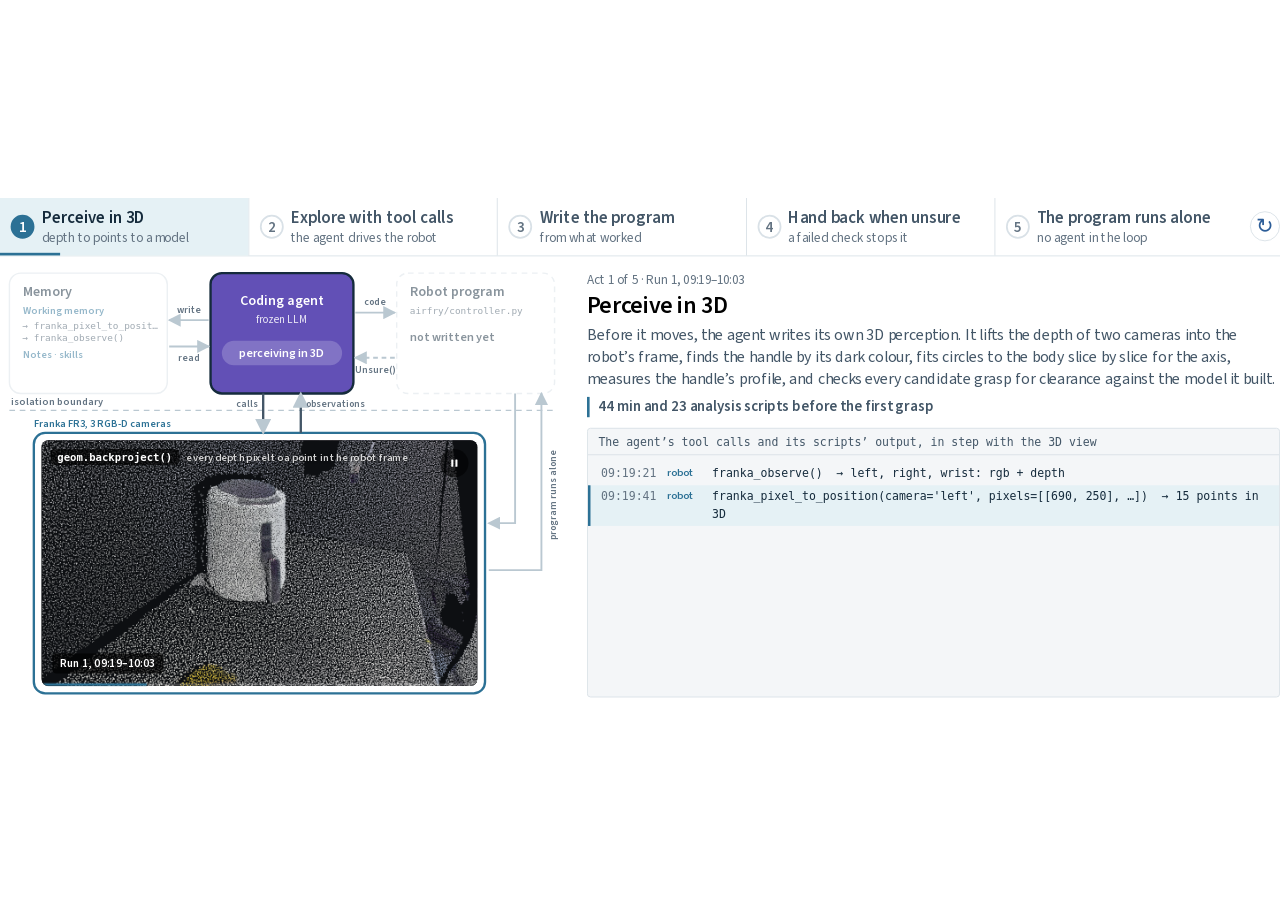
<file: assets/project-method/index.html>
<!doctype html>
<html lang="en" data-theme="light"><head><meta charset="utf-8"><meta name="viewport" content="width=device-width,initial-scale=1"><title>RAX method</title>
<link rel="stylesheet" href="interactive.css">
<style>
@font-face{font-family:SourceSans;src:url('../fonts/SourceSans3-Regular.woff2');font-weight:400;font-display:swap}
@font-face{font-family:SourceSans;src:url('../fonts/SourceSans3-Semibold.woff2');font-weight:600;font-display:swap}
:root{--bg:#fff;--ink:#152b3c;--head:#152b3c;--muted:#637382;--surface:#fff;--sunk:#f4f6f8;--ink-2:#435667;--line:#d9e1e7;--grid:#eef2f4;--rax:#2c7195;--rax-soft:#e5f1f5;--base:#bac8d1;--base-ink:#637382;--code:#6250b6;--code-soft:#eeebf8;--new:#0e8a5f;--warn:#c93c35;--amber:#aa7800;--font:SourceSans,Arial,sans-serif;--sans:var(--font);--mono:ui-monospace,SFMono-Regular,Consolas,monospace}
*{box-sizing:border-box}html,body{margin:0;background:#fff;width:100%;height:100%;overflow:hidden;font-family:var(--font)}button{font-family:var(--font)}button:focus-visible{outline:3px solid #6c96bd;outline-offset:3px}[hidden]{display:none!important}p,h3,pre,ol{margin:0;padding:0}.stage{position:absolute;width:1448px;height:570px;transform-origin:top left}.bx .card.how2{height:570px;border:0;border-radius:0;background:#fff}.bx .acts{height:66px;grid-template-columns:repeat(5,minmax(0,1fr));padding:0 42px 0 0;border-bottom:1px solid var(--line)}.bx .acts button{height:65px;padding:10px 12px;gap:9px}.bx .acts button strong{font-size:19px;font-weight:600;line-height:1.15;letter-spacing:0}.bx .acts button em{font-size:15px;line-height:1.2;margin-top:4px}.bx .acts button b{font-size:17px;font-weight:600;width:27px;height:27px}.bx .how2 .cc{height:504px;grid-template-columns:640px minmax(0,1fr);gap:24px;overflow:hidden}.bx .how-dia{width:638px;height:500px;aspect-ratio:auto;margin:4px 0 0}.bx .how2 .cc-side{padding:16px 0 5px;gap:12px;overflow:hidden}.bx .pl-now .k{font-size:15px;font-weight:400;color:var(--muted);margin-bottom:4px}.bx .pl-now h3{font-size:27px;font-weight:600;margin:0 0 7px;line-height:1.12}.bx .pl-now p{font-size:18px;line-height:1.35}.bx .pl-now .how-stat{font-size:17px;font-weight:600;margin-top:9px;padding-left:10px}.bx .how2 .cc-side .cc-code{border-radius:4px;min-height:190px}.bx .how2 .cc-side .cc-code-head{font-size:13px;padding:7px 12px;font-weight:500}.bx .how2 .cc-feed,.bx .how2 .cc-pre{font-size:13px;line-height:1.55}.bx .how2 .cc-feed .fl{grid-template-columns:8.5ch 5.5ch 1fr;gap:8px;padding:3px 12px}.bx .cc-feed .kd{font-size:12px;font-weight:600}.bx .p3-chip b,.bx .p3-chip span{font-size:12px}.bx .pl-tag{font-size:13px}.bx .pl-btn{width:32px;height:32px}.bx .pl-btn svg{width:14px;height:14px}.bx .p3-lbl{font-size:12px}.bx .hw-title{font-weight:600}.replay{position:absolute;right:0;top:15px;width:34px;height:34px;border:1px solid var(--line);border-radius:50%;background:#fff;color:var(--blue,#2c5d98);font-size:24px;cursor:pointer;line-height:1}.bx .how-svg text{font-family:var(--sans)}.bx .how-svg .hw-mono{font-family:var(--mono)!important}
</style></head><body><main class="stage bx"><div class="card how2" id="howRoot"><ol class="acts" aria-label="Five stages"></ol><button class="replay" type="button" aria-label="Replay current stage" title="Replay current stage">↻</button><div class="cc"><div class="how-dia"><svg class="how-svg" role="img" aria-label="Coding agent, memory, program, and robot; active connections animate with the session"></svg><div class="pl-media"><video muted playsinline preload="auto" aria-label="Air-fryer session"></video><span class="pl-tag"></span><div class="pl-progress"><span></span></div><button type="button" class="pl-btn" aria-label="Pause"><svg class="i-pause" viewBox="0 0 24 24" fill="currentColor"><rect x="6" y="5" width="4" height="14" rx="1"/><rect x="14" y="5" width="4" height="14" rx="1"/></svg><svg class="i-play" viewBox="0 0 24 24" fill="currentColor"><path d="M8 5v14l11-7z"/></svg></button></div></div><div class="cc-side"><div class="pl-now" aria-live="polite"><div class="k how-k"></div><h3 class="how-h"></h3><p class="how-p"></p><p class="how-stat"></p></div><div class="cc-code"><div class="cc-code-head"></div><pre class="cc-pre"></pre><div class="cc-feed" hidden></div></div></div></div></div></main>
<script>function fit(){const s=Math.min(innerWidth/1448,innerHeight/570);const el=document.querySelector('.stage');el.style.transform='scale('+s+')';el.style.left=Math.max(0,(innerWidth-1448*s)/2)+'px';el.style.top=Math.max(0,(innerHeight-570*s)/2)+'px';}addEventListener('resize',fit);fit();</script>
<script src="three.min.js"></script><script src="program.js"></script><script src="perceive-data.js"></script><script src="how.js"></script><script src="perceive3d.js"></script></body></html>
</file>
<file: assets/project-method/interactive.css>
/* Interactive components adapted from Bohan Lyu's interactive-results branch, scoped to .bx so they
   do not touch the rest of the page. Colour tokens are defined in index.html. */
.bx code,
.bx .mono {font-family: var(--mono); font-size: 0.86em;}
.bx .lead {font-size: 1.06rem; color: var(--ink-2); max-width: var(--text); margin-bottom: 26px;}
.bx h3 {font-size: 1.12rem; font-weight: 800; line-height: 1.3;}
.bx .card {background: var(--surface); border: 1px solid var(--line); border-radius: 12px;}
.bx .small {font-size: 0.86rem; color: var(--ink-2);}
.bx .muted {color: var(--muted);}
.bx .video-wrapper {position: relative; border-radius: 12px; overflow: hidden; background: #000; border: 1px solid var(--line);}
.bx .video-wrapper video {width: 100%; display: block; aspect-ratio: 16 / 9; background: #000;}
.bx .seg {display: flex; flex-wrap: wrap; gap: 6px; margin-bottom: 16px;}
.bx .seg button {padding: 6px 13px; border-radius: 999px; border: 1px solid var(--line); background: var(--surface);
  font-size: 0.86rem; font-weight: 700; cursor: pointer; color: var(--ink-2); transition: background .15s, color .15s, border-color .15s;}
.bx .seg button:hover {border-color: var(--ink-2); color: var(--ink);}
.bx .seg button[aria-selected="true"] {background: var(--ink); color: var(--bg); border-color: var(--ink);}
.bx .task-meta {font-size: 0.86rem; color: var(--muted); margin-bottom: 6px;}
.bx .task-desc {color: var(--ink-2);}
.bx .three {display: grid; grid-template-columns: minmax(0, 1.6fr) minmax(0, 1fr); overflow: hidden;}
.bx .three-view {position: relative; aspect-ratio: 4 / 3; background: radial-gradient(ellipse at 50% 40%, var(--surface), var(--sunk));}
.bx .three-view canvas {width: 100% !important; height: 100% !important; display: block; cursor: grab; touch-action: none;}
.bx .three-view canvas:active {cursor: grabbing;}
.bx .three-view .hint {position: absolute; left: 12px; bottom: 10px; font-size: 0.76rem; color: var(--muted); pointer-events: none;}
.bx .three-view .loading {position: absolute; inset: 0; display: grid; place-items: center; color: var(--muted); font-size: 0.9rem;}
.bx .three-view .lbl3 {position: absolute; transform: translate(-50%, -50%); font-size: 0.74rem; font-weight: 800; color: #fff; padding: 1px 7px; border-radius: 999px; pointer-events: none; white-space: nowrap;}
.bx .three-side {padding: 18px 20px; display: flex; flex-direction: column; gap: 14px;}
.bx .three-side p {font-size: 0.92rem; color: var(--ink-2);}
.bx .slider label {display: flex; justify-content: space-between; font-size: 0.86rem; font-weight: 700; margin-bottom: 4px;}
.bx .slider label output {font-family: var(--mono); font-weight: 600; color: var(--code);}
.bx input[type=range] {width: 100%; accent-color: var(--code);}
.bx .toggles {display: grid; gap: 6px;}
.bx .toggles label {display: flex; align-items: center; gap: 8px; font-size: 0.88rem; cursor: pointer;}
.bx .toggles input {accent-color: var(--ink); width: 16px; height: 16px;}
.bx .toggles .sw {width: 14px; height: 4px; border-radius: 2px; background: var(--c);}
.bx .facts {display: grid; grid-template-columns: auto 1fr; gap: 3px 12px; font-size: 0.84rem;}
.bx .facts dt {font-family: var(--mono); color: var(--code); font-weight: 600;}
.bx .facts dd {color: var(--ink-2);}
@media (max-width: 860px){.bx .three {grid-template-columns: 1fr;}
}.tip {position: fixed; z-index: 100; pointer-events: none; background: var(--surface); color: var(--ink);
  border: 1px solid var(--line); border-radius: 8px; padding: 8px 10px; font-size: 0.8rem; line-height: 1.45;
  box-shadow: 0 6px 24px rgba(0,0,0,.14); opacity: 0; transition: opacity .1s; max-width: 280px;}
.tip.on {opacity: 1;}
.tip .t {font-weight: 800; margin-bottom: 3px;}
.tip .r {display: flex; justify-content: space-between; gap: 14px; align-items: center;}
.tip .r b {font-variant-numeric: tabular-nums;}
.tip .r .n {display: flex; align-items: center; gap: 6px; color: var(--ink-2);}
.tip .r .n i {width: 12px; height: 2px; background: var(--c); display: inline-block;}
.bx .note {font-size: 0.78rem; color: var(--muted); margin-top: 6px;}
.bx .how {display: grid; grid-template-columns: minmax(0, 1.12fr) minmax(0, 1fr); overflow: hidden;}
.bx .how-left {padding: 16px 16px 12px; border-right: 1px solid var(--line);}
.bx .how-svg {width: 100%; height: auto; display: block;}
.bx .how-svg text {font-family: var(--sans);}
.bx .hw-node > rect:first-child {fill: var(--surface); stroke: var(--line); stroke-width: 1.5; transition: stroke .3s, opacity .3s;}
.bx .hw-node {transition: opacity .35s; opacity: .55;}
.bx .hw-node.on {opacity: 1;}
.bx .hw-node.on > rect:first-child {stroke: var(--rax); stroke-width: 2.5;}
.bx .hw-node.agent > rect:first-child {fill: var(--code); stroke: var(--code);}
.bx .hw-node.agent.on > rect:first-child {stroke: var(--ink);}
.bx .hw-node.agent.idle {opacity: .28;}
.bx .hw-node.prog.empty > rect:first-child {stroke-dasharray: 6 5;}
.bx .hw-node.prog.warn > rect:first-child {stroke: var(--warn);}
.bx .hw-node.prog.warn .hw-status {fill: var(--warn);}
.bx .hw-node.robot > rect:first-child {fill: none;}
.bx .hw-pill {fill: rgba(255,255,255,.2);}
.bx .hw-title {font-size: 15px; font-weight: 800; fill: var(--ink);}
.bx .hw-sub {font-size: 12px; fill: var(--ink-2);}
.bx .hw-sub2 {font-size: 11px; fill: var(--ink-2);}
.bx .hw-k {font-size: 11px; font-weight: 800; fill: var(--rax);}
.bx .hw-k.muted {fill: var(--muted); font-weight: 700;}
.bx .hw-mono {font-family: var(--mono) !important; font-size: 10px; fill: var(--ink-2);}
.bx .hw-mono.muted {fill: var(--muted);}
.bx .hw-status {font-size: 13px; font-weight: 800; fill: var(--ink);}
.bx .how-svg .inv {fill: #fff;}
.bx .how-svg .hw-sub.inv {opacity: .85;}
.bx .hw-boundary {stroke: var(--base); stroke-width: 1.5; stroke-dasharray: 6 5;}
.bx .hw-edge {fill: none; stroke: var(--base); stroke-width: 2; transition: stroke .3s;}
.bx .hw-edge.live {stroke: var(--ink-2); stroke-width: 2.5;}
.bx .hw-edge.dashed {stroke-dasharray: 5 4;}
.bx .hw-edge.dashed.live {stroke: var(--warn);}
.bx .hw-arrowhead {fill: var(--base);}
.bx .hw-elab {font-size: 10.5px; fill: var(--muted); font-weight: 600;}
.bx .hw-img {transition: opacity .7s;}
.bx .hw-chip {fill: rgba(0,0,0,.66);}
.bx .hw-chiptext {fill: #fff; font-size: 10.5px; font-weight: 700;}
.bx .hw-warn {fill: none; stroke: var(--warn); stroke-width: 4; transition: opacity .3s;}
.bx .hw-packet circle,
.bx .hw-packet rect {fill: var(--rax);}
.bx .hw-packet.warn circle,
.bx .hw-packet.warn rect {fill: var(--warn);}
.bx .hw-ptext {fill: #fff; font-family: var(--mono) !important; font-size: 10.5px; font-weight: 600;}
.bx .how-bar {display: flex; align-items: center; gap: 10px; margin-top: 8px;}
.bx .how-dots {display: flex; gap: 4px; flex: 1;}
.bx .how-dots button {flex: 1; position: relative; height: 22px; border: none; background: none; cursor: pointer; padding: 0;}
.bx .how-dots button::before {content: ''; position: absolute; left: 0; right: 0; top: 9px; height: 4px; border-radius: 2px; background: var(--sunk);}
.bx .how-dots button span {position: absolute; left: 0; top: 9px; height: 4px; border-radius: 2px; background: var(--rax); width: 0;}
.bx .how-dots button.done span {width: 100%;}
.bx .how-play,
.bx .auto-btn {width: 30px; height: 30px; border-radius: 50%; border: 1px solid var(--line); background: var(--surface); color: var(--ink); cursor: pointer; display: grid; place-items: center; flex: none; padding: 0;}
.bx .how-play svg,
.bx .auto-btn svg {width: 14px; height: 14px;}
.bx .how-play .i-play,
.bx .auto-btn .i-play {display: none;}
.bx .how-play.paused .i-play,
.bx .auto-btn.paused .i-play {display: block;}
.bx .how-play.paused .i-pause,
.bx .auto-btn.paused .i-pause {display: none;}
.bx .how-right {display: flex; flex-direction: column; min-width: 0;}
.bx .how-cap {padding: 18px 20px 14px; min-height: 178px;}
.bx .how-cap .k {font-family: var(--mono); font-size: 0.78rem; color: var(--rax); font-weight: 600;}
.bx .how-cap h3 {margin: 2px 0 6px; font-size: 1.15rem;}
.bx .how-cap p {color: var(--ink-2); font-size: 0.94rem;}
.bx .how-speed {margin-top: 10px;}
.bx .how-codebox {border-top: 1px solid var(--line); display: flex; flex-direction: column; flex: 1; min-height: 0;}
.bx .how-code-head {font-size: 0.8rem; font-weight: 800; padding: 8px 14px; color: var(--ink-2); border-bottom: 1px solid var(--line);}
.bx .how-code {font-family: var(--mono); font-size: 0.7rem; line-height: 1.6; padding: 8px 0; overflow: auto; height: 330px; background: var(--sunk);}
.bx .how-code .ln {display: block; padding: 0 14px; white-space: pre; border-left: 3px solid transparent; transition: opacity .25s, background .25s;}
.bx .how-code .c {color: var(--muted);}
.bx .how-code .kw {color: var(--code); font-weight: 600;}
.bx .how-code .err {color: var(--warn); font-weight: 600;}
.bx .how-code .tm {color: var(--muted); display: inline-block; width: 8ch;}
.bx .how-code.task .ln {white-space: normal; font-family: var(--sans); font-size: 0.86rem; color: var(--ink); padding: 2px 16px;}
.bx .how-code.log .ln {display: none;}
.bx .how-code.log .ln.shown {display: block;}
.bx .how-code.log .ln.fresh {animation: fresh 1.6s ease-out;}
@keyframes fresh{ from { background: var(--rax-soft); border-left-color: var(--rax); } to { background: transparent; border-left-color: transparent; } }.bx .how-code.pcode .ln {visibility: hidden;}
.bx .how-code.pcode .ln.shown {visibility: visible;}
.bx .how-code.pcode.focus .ln {opacity: .35;}
.bx .how-code.pcode.focus .ln.on {opacity: 1;}
.bx .how-code .ln.on.perceive {background: var(--rax-soft); border-left-color: var(--rax);}
.bx .how-code .ln.on.plan {background: color-mix(in srgb, var(--amber) 14%, transparent); border-left-color: var(--amber);}
.bx .how-code .ln.on.act {background: var(--new-soft); border-left-color: var(--new);}
.bx .how-code .ln.on.unsure {background: var(--warn-soft); border-left-color: var(--warn);}
@media (max-width: 900px){.bx .how {grid-template-columns: 1fr;}
.bx .how-left {border-right: none; border-bottom: 1px solid var(--line);}
.bx .how-code {height: 260px;}
.bx .how-cap {min-height: 0;}
}.bx .how-figure {position: relative;}
.bx .how-vid {position: absolute; left: 17.333%; top: 43.056%; width: 65.333%; height: 51.157%; object-fit: cover; border-radius: 10px; background: #000; transition: opacity .35s;}
.bx .how-still {opacity: 0; pointer-events: none;}
.bx .how-still.on {opacity: 1;}
.bx .how-chip {position: absolute; left: calc(17.333% + 8px); top: calc(43.056% + 51.157% - 28px); background: rgba(0,0,0,.66); color: #fff; font-size: 0.72rem; font-weight: 700; padding: 2px 8px; border-radius: 5px; pointer-events: none; max-width: 62%; white-space: nowrap; overflow: hidden; text-overflow: ellipsis;}
.bx .how-warnbox {position: absolute; left: 17.333%; top: 43.056%; width: 65.333%; height: 51.157%; border-radius: 10px; box-shadow: inset 0 0 0 3px var(--warn); opacity: 0; transition: opacity .3s; pointer-events: none;}
.bx .how-warnbox.on {opacity: 1;}
.bx .pl {display: grid; grid-template-columns: minmax(0, 1.5fr) minmax(0, 1fr); overflow: hidden;}
.bx .pl-media {position: relative; background: #0d0f12; aspect-ratio: 16 / 9; overflow: hidden;}
.bx .pl-media video,
.bx .pl-still,
.bx .pl-still > img {position: absolute; inset: 0; width: 100%; height: 100%; object-fit: cover; display: block;}
.bx .pl-still .compare {position: absolute; inset: 0;}
.bx .pl-tag {position: absolute; left: 12px; bottom: 14px; background: rgba(0,0,0,.66); color: #fff; font-size: 0.8rem; font-weight: 700; padding: 3px 9px; border-radius: 5px;}
.bx .pl-progress {position: absolute; left: 0; right: 0; bottom: 0; height: 3px; background: rgba(255,255,255,.22);}
.bx .pl-progress span {display: block; height: 100%; width: 0; background: var(--rax);}
.bx .pl-btn {position: absolute; right: 10px; top: 10px; width: 32px; height: 32px; border-radius: 50%; border: none; background: rgba(0,0,0,.55); color: #fff; cursor: pointer; display: grid; place-items: center;}
.bx .pl-btn svg {width: 14px; height: 14px;}
.bx .pl-btn .i-play {display: none;}
.bx .pl-btn.paused .i-play {display: block;}
.bx .pl-btn.paused .i-pause {display: none;}
.bx .pl-side {padding: 16px 18px; display: flex; flex-direction: column; gap: 12px; min-width: 0; max-height: 100%;}
.bx .pl-now .k {font-size: 0.78rem; font-weight: 800;}
.bx .pl-now h3 {margin: 2px 0 6px;}
.bx .pl-now p {font-size: 0.92rem; color: var(--ink-2);}
.bx .pl-now blockquote {margin-top: 8px; font-size: 0.86rem; color: var(--ink-2); border-left: 3px solid var(--line); padding-left: 10px; font-style: italic;}
.bx .pl-now .branch {margin-top: 6px; font-size: 0.86rem; color: var(--ink-2); overflow-wrap: anywhere;}
.bx .pl-now .branch::before {content: '\21BA'; color: var(--muted); font-weight: 700; margin-right: 6px;}
.bx .pl-code {margin-top: 8px; background: var(--sunk); border-radius: 8px; font-family: var(--mono); font-size: 0.72rem; line-height: 1.6; padding: 8px 10px; white-space: pre; overflow-x: auto;}
.bx .pl-code .call {color: var(--skc); font-weight: 700;}
.bx .pl-code .c {color: var(--muted);}
.bx .pl-skill {display: grid; grid-template-columns: 72px 1fr; gap: 10px; align-items: center; border-left: 4px solid var(--skc); background: var(--sunk); border-radius: 0 8px 8px 0; padding: 6px 8px; margin: 4px 0 6px;}
.bx .pl-skill img {width: 72px; height: 48px; object-fit: cover; border-radius: 5px;}
.bx .pl-skill b {display: block; font-family: var(--mono); font-size: 0.74rem; color: var(--skc);}
.bx .pl-skill span {display: block; font-size: 0.78rem; color: var(--ink-2); line-height: 1.35;}
.bx .pl-list {list-style: none; margin-top: auto; display: grid; gap: 2px; border-top: 1px solid var(--line); padding-top: 8px;}
.bx .pl-list button {position: relative; width: 100%; display: grid; grid-template-columns: 22px 1fr auto; gap: 8px; align-items: center; text-align: left; border: none; background: none; cursor: pointer; padding: 4px 6px; border-radius: 6px; font-size: 0.82rem; color: var(--ink-2); overflow: hidden;}
.bx .pl-list button:hover {background: var(--sunk);}
.bx .pl-list button .n {width: 20px; height: 20px; border-radius: 50%; display: grid; place-items: center; font-size: 0.68rem; font-weight: 800; border: 2px solid var(--pc, var(--rax)); color: var(--pc, var(--rax)); background: var(--surface);}
.bx .pl-list button .t {white-space: nowrap; overflow: hidden; text-overflow: ellipsis;}
.bx .pl-list button .m {font-family: var(--mono); font-size: 0.7rem; color: var(--muted);}
.bx .pl-list button .f {position: absolute; left: 0; bottom: 0; height: 2px; width: 0; background: var(--pc, var(--rax));}
.bx .pl-list button[aria-current="step"] {background: var(--sunk); color: var(--ink); font-weight: 700;}
.bx .pl-list button[aria-current="step"] .n {background: var(--pc, var(--rax)); color: #fff;}
.bx .pl-list button.past .n {background: color-mix(in srgb, var(--pc, var(--rax)) 18%, var(--surface));}
@media (max-width: 860px){.bx .pl {grid-template-columns: 1fr;}
}.bx .sess-head {margin: 4px 0 6px; max-width: 860px;}
.bx .sess-head h3 {font-size: 1.3rem;}
.bx .sess-sub {font-size: 1rem; font-weight: 800; margin: 22px 0 8px;}
.bx .sess-note {font-size: 0.9rem; color: var(--ink-2); margin: -4px 0 10px; max-width: 860px;}
.bx .sess-full {margin-top: 18px;}
.bx .sess-full summary {cursor: pointer; font-weight: 700; color: var(--ink-2); font-size: 0.9rem; margin-bottom: 10px;}
.bx .compare {position: relative; width: 100%; height: 100%; --pos: 50%; user-select: none; touch-action: none; cursor: ew-resize;}
.bx .compare img {position: absolute; inset: 0; width: 100%; height: 100%; object-fit: cover;}
.bx .compare img.after {clip-path: inset(0 0 0 var(--pos));}
.bx .compare .bar {position: absolute; top: 0; bottom: 0; left: var(--pos); width: 2px; background: #fff; transform: translateX(-1px);}
.bx .compare .bar::after {content: ''; position: absolute; top: 50%; left: 50%; width: 30px; height: 30px; transform: translate(-50%, -50%); border-radius: 50%; background: #fff; box-shadow: 0 1px 6px rgba(0,0,0,.4);}
.bx .compare .lb {position: absolute; top: 10px; background: rgba(0,0,0,.66); color: #fff; font-size: 0.78rem; font-weight: 700; padding: 2px 8px; border-radius: 5px;}
.bx .compare .lb.l {left: 10px;}
.bx .compare .lb.r {right: 10px;}
.bx .race-line {display: grid; grid-template-columns: 74px 1fr 72px; gap: 10px; align-items: center; font-size: 0.82rem; margin-bottom: 4px;}
.bx .race-line .who {color: var(--ink-2); font-weight: 700;}
.bx .race-bar {height: 12px; background: var(--sunk); border-radius: 4px; overflow: hidden;}
.bx .race-bar span {display: block; height: 100%; border-radius: 4px; background: var(--c);}
.bx .race-line .t {font-family: var(--mono); font-size: 0.8rem; text-align: right;}
.bx .cc {display: grid; grid-template-columns: minmax(0, 1.45fr) minmax(0, 1fr); overflow: hidden;}
.bx .cc-side {padding: 16px 18px; display: flex; flex-direction: column; gap: 12px; min-width: 0;}
.bx .cc-nav {margin-top: auto; display: grid; gap: 8px; border-top: 1px solid var(--line); padding-top: 10px;}
.bx .cc-row {display: grid; grid-template-columns: 74px 1fr; align-items: center; gap: 6px;}
.bx .cc-g {font-size: 0.74rem; font-weight: 800; color: var(--muted);}
.bx .cc-dots {display: flex; flex-wrap: wrap; gap: 4px;}
.bx .cc-dots button {border: none; background: none; padding: 1px; cursor: pointer; border-radius: 50%;}
.bx .cc-dots i {display: grid; place-items: center; width: 24px; height: 24px; border-radius: 50%; border: 2px solid var(--pc); color: var(--pc); font-style: normal; font-size: 0.7rem; font-weight: 800; background: var(--surface); transition: background .15s, color .15s;}
.bx .cc-dots button.past i {background: color-mix(in srgb, var(--pc) 16%, var(--surface));}
.bx .cc-dots button[aria-current="step"] i {background: var(--pc); color: #fff;}
.bx .cc-code {grid-column: 1 / -1; border-top: 1px solid var(--line); background: var(--sunk);}
.bx .cc-code-head {font-size: 0.78rem; font-weight: 800; color: var(--ink-2); padding: 8px 16px; border-bottom: 1px solid var(--line); font-family: var(--mono);}
.bx .cc-pre {font-family: var(--mono); font-size: 0.74rem; line-height: 1.62; padding: 8px 0; height: 250px; overflow: auto;}
.bx .cc-pre .ln {display: block; padding: 0 16px; white-space: pre; border-left: 3px solid transparent; transition: opacity .25s, background .25s;}
.bx .cc-pre .kw {color: var(--code); font-weight: 600;}
.bx .cc-pre .err {color: var(--warn); font-weight: 600;}
.bx .cc-pre .c {color: var(--muted);}
.bx .cc-pre.focus .ln {opacity: .4;}
.bx .cc-pre.focus .ln.on {opacity: 1; background: var(--rax-soft); border-left-color: var(--rax);}
@media (max-width: 860px){.bx .cc {grid-template-columns: 1fr;}
.bx .cc-pre {height: 220px;}
}.bx .cc-pre .call {font-weight: 700;}
.bx .cc-feed {font-family: var(--mono); font-size: 0.74rem; line-height: 1.55; padding: 8px 0; height: 250px; overflow: auto;}
.bx .cc-feed .fl {display: grid; grid-template-columns: 9.5ch 8ch 1fr; gap: 10px; padding: 2px 16px; opacity: 0; transform: translateY(4px); transition: opacity .3s, transform .3s, background .6s; border-left: 3px solid transparent;}
.bx .cc-feed .fl.shown {opacity: 1; transform: none;}
.bx .cc-feed .fl.new {background: var(--rax-soft); border-left-color: var(--rax);}
.bx .cc-feed .tm {color: var(--muted);}
.bx .cc-feed .kd {font-family: var(--sans); font-size: 0.7rem; font-weight: 800; text-transform: none; color: var(--muted);}
.bx .cc-feed .tx {white-space: pre-wrap; overflow-wrap: anywhere; color: var(--ink);}
.bx .cc-feed .k-call .kd {color: var(--rax);}
.bx .cc-feed .k-run .kd {color: var(--amber);}
.bx .cc-feed .k-edit .kd {color: var(--code);}
.bx .cc-feed .k-say .kd {color: var(--ink-2);}
.bx .cc-feed .k-say .tx {font-family: var(--sans); font-style: italic; color: var(--ink-2);}
.bx .cc-feed .k-operator .kd {color: var(--new);}
.bx .cc-feed .k-operator .tx {font-family: var(--sans); color: var(--ink-2);}
.bx .cc-feed .add {color: var(--new);}
.bx .cc-feed .del {color: var(--warn);}
.bx .cc-pre .ln.cur {background: color-mix(in srgb, var(--rax) 28%, transparent) !important;}
.bx .cc-pre .ln.cur::before {content: '\25B6'; position: absolute; margin-left: -13px; font-size: 0.6rem; color: var(--rax);}
.bx .cc-pre .ln {position: relative;}
@media (max-width: 860px){.bx .cc-feed {height: 220px;}
.bx .cc-feed .fl,
.bx .how-side .cc-feed .fl {grid-template-columns: 9ch 1fr;}
.bx .cc-feed .kd {display: none;}
}.bx .how2 {overflow: hidden;}
.bx .how2 .cc {border: none; border-radius: 0;}
.bx .acts {list-style: none; display: grid; grid-template-columns: repeat(4, minmax(0, 1fr)); border-bottom: 1px solid var(--line);}
.bx .acts li + li {border-left: 1px solid var(--line);}
.bx .acts button {position: relative; width: 100%; display: grid; grid-template-columns: 28px 1fr; gap: 10px; align-items: center; text-align: left; border: none; background: none; cursor: pointer; padding: 12px 14px 14px; color: var(--ink-2);}
.bx .acts button b {width: 26px; height: 26px; border-radius: 50%; display: grid; place-items: center; font-size: 0.8rem; border: 2px solid var(--line); color: var(--muted);}
.bx .acts button strong {display: block; font-size: 0.9rem; color: var(--ink-2); line-height: 1.2;}
.bx .acts button em {display: block; font-style: normal; font-size: 0.76rem; color: var(--muted);}
.bx .acts button i {position: absolute; left: 0; bottom: 0; height: 3px; width: 0; background: var(--rax);}
.bx .acts button[aria-current="step"] {background: var(--rax-soft);}
.bx .acts button[aria-current="step"] b {background: var(--rax); border-color: var(--rax); color: #fff;}
.bx .acts button[aria-current="step"] strong {color: var(--ink);}
.bx .acts button.done b {border-color: var(--rax); color: var(--rax);}
.bx .how-stat {margin-top: 10px; font-size: 0.84rem; font-weight: 700; color: var(--ink); border-left: 3px solid var(--rax); padding-left: 10px;}
.bx .cc-pre.typing .ln {visibility: hidden;}
.bx .cc-pre.typing .ln.shown {visibility: visible;}
.bx .cc-pre:not(.typing).focus .ln.on {opacity: 1; background: none; border-left-color: transparent;}
.bx .cc-pre.focus .ln.cur {opacity: 1;}
.bx .cc-feed .k-error .kd,
.bx .cc-feed .k-error .tx {color: var(--warn);}
.bx .cc-feed .k-ok .kd,
.bx .cc-feed .k-ok .tx {color: var(--new); font-weight: 700;}
.bx .cc-feed .k-log .kd {color: var(--muted);}
.bx .cc-feed .k-log .tx {color: var(--ink-2);}
@media (max-width: 860px){.bx .acts {grid-template-columns: 1fr 1fr;}
.bx .acts li:nth-child(3) {border-left: none;}
.bx .acts li:nth-child(n+3) {border-top: 1px solid var(--line);}
}.bx .how2 .cc-side .cc-code {flex: 1 1 0; min-height: 210px; display: flex; flex-direction: column; border: 1px solid var(--line); border-radius: 8px; overflow: hidden;}
.bx .how2 .cc-side .cc-code-head {padding: 6px 12px; font-size: 0.74rem;}
.bx .how2 .cc-pre,
.bx .how2 .cc-feed {flex: 1 1 0; height: auto; min-height: 0; font-size: 0.7rem;}
.bx .how2 .cc-pre .ln,
.bx .how2 .cc-feed .fl {padding-left: 12px; padding-right: 12px;}
.bx .how2 .cc-feed .fl {grid-template-columns: 8.5ch 5.5ch 1fr; gap: 8px;}
@media (max-width: 860px){.bx .how2 .cc-pre,
.bx .how2 .cc-feed {flex: none; height: 200px;}
}.bx .how2 .cc {grid-template-columns: minmax(0, 1.6fr) minmax(0, 1fr);}
.bx .how-dia {position: relative; margin: 10px 12px 6px; aspect-ratio: 600 / 470;}
.bx .how-svg {position: absolute; inset: 0; width: 100%; height: 100%; display: block; z-index: 1; pointer-events: none;}
.bx .how-svg text {font-family: var(--sans);}
.bx .how-dia .pl-media {position: absolute; left: 7.333%; top: 40.851%; width: 77.333%; height: 55.532%; aspect-ratio: auto; border-radius: 8px;}
.bx .hw-node {transition: opacity .35s; opacity: .5;}
.bx .hw-node.on {opacity: 1;}
.bx .hw-node > rect:first-child {fill: var(--surface); stroke: var(--line); stroke-width: 1.5; transition: stroke .3s;}
.bx .hw-node.on > rect:first-child {stroke: var(--rax); stroke-width: 2.5;}
.bx .hw-node.agent > rect:first-child {fill: var(--code); stroke: var(--code);}
.bx .hw-node.agent.on > rect:first-child {stroke: var(--ink);}
.bx .hw-node.agent.idle {opacity: .3;}
.bx .hw-node.prog.empty > rect:first-child {stroke-dasharray: 6 5;}
.bx .hw-node.prog.warn > rect:first-child {stroke: var(--warn);}
.bx .hw-node.prog.warn .hw-status {fill: var(--warn);}
.bx .hw-node.robot > rect:first-child {fill: none;}
.bx .hw-node.robot.warn > rect:first-child {stroke: var(--warn);}
.bx .hw-pill {fill: rgba(255,255,255,.2);}
.bx .hw-title {font-size: 15px; font-weight: 800; fill: var(--ink);}
.bx .hw-sub {font-size: 12px; fill: var(--ink-2);}
.bx .hw-k {font-size: 11px; font-weight: 800; fill: var(--rax);}
.bx .hw-k.muted {fill: var(--muted); font-weight: 700;}
.bx .hw-mono {font-family: var(--mono) !important; font-size: 10px; fill: var(--ink-2);}
.bx .hw-mono.muted {fill: var(--muted);}
.bx .hw-status {font-size: 13px; font-weight: 800; fill: var(--ink);}
.bx .how-svg .inv {fill: #fff;}
.bx .how-svg .hw-sub.inv {opacity: .85;}
.bx .hw-boundary {stroke: var(--base); stroke-width: 1.5; stroke-dasharray: 6 5;}
.bx .hw-edge {fill: none; stroke: var(--base); stroke-width: 2; transition: stroke .3s;}
.bx .hw-edge.live {stroke: var(--ink-2); stroke-width: 2.5;}
.bx .hw-edge.dashed {stroke-dasharray: 5 4;}
.bx .hw-edge.dashed.live {stroke: var(--warn);}
.bx .hw-arrowhead {fill: var(--base);}
.bx .hw-elab {font-size: 10.5px; fill: var(--muted); font-weight: 600;}
.bx .hw-packet circle,
.bx .hw-packet rect {fill: var(--rax);}
.bx .hw-packet.warn circle,
.bx .hw-packet.warn rect {fill: var(--warn);}
.bx .hw-ptext {fill: #fff; font-family: var(--mono) !important; font-size: 10.5px; font-weight: 600;}
@media (max-width: 860px){.bx .how2 .cc {grid-template-columns: 1fr;}
}@media (max-width: 560px){.bx .how-dia {margin: 0; aspect-ratio: auto;}
.bx .how-svg {display: none;}
.bx .how-dia .pl-media {position: relative; left: auto; top: auto; width: auto; height: auto; aspect-ratio: 16 / 9; border-radius: 0;}
}.bx .cc-viz {margin-top: 10px;}
.bx .cc-viz-k {font-size: 0.72rem; font-weight: 800; color: var(--code); margin-bottom: 4px;}
.bx .cc-viz-row {display: grid; grid-template-columns: 1fr; gap: 6px;}
.bx .cc-viz.two .cc-viz-row {grid-template-columns: 1fr 1fr;}
.bx .cc-viz-img {border: 1px solid var(--line); border-radius: 8px; overflow: hidden; padding: 0; background: #fff; cursor: zoom-in; display: block; width: 100%;}
.bx .cc-viz-img img {width: 100%; max-height: 170px; object-fit: contain; display: block;}
.bx .cc-viz-cap {font-size: 0.78rem !important; color: var(--ink-2); margin-top: 4px; line-height: 1.4;}
.lb {position: fixed; inset: 0; z-index: 200; background: rgba(0,0,0,.8); display: none; place-items: center; padding: 24px; cursor: zoom-out;}
.lb.on {display: grid;}
.lb figure {margin: 0; max-width: min(1000px, 100%);}
.lb img {max-width: 100%; max-height: 80vh; background: #fff; border-radius: 8px; display: block; margin: 0 auto;}
.lb figcaption {color: #fff; font-size: 0.9rem; margin-top: 8px; text-align: center;}
.bx .cc-left {display: flex; flex-direction: column; min-width: 0; border-right: 1px solid var(--line);}
.bx .cc-left .cc-nav {margin-top: 0; border-top: none; padding: 12px 16px 14px;}
@media (max-width: 860px){.bx .cc-left {border-right: none;}
}/* method figure, five acts; act 1 shows perceive3d.js in place of a clip */
.bx .acts {grid-template-columns: repeat(5, minmax(0, 1fr));}
.bx .acts button {grid-template-columns: 26px 1fr; gap: 8px; padding: 12px 12px 14px;}
@media (max-width: 860px){.bx .acts {grid-template-columns: 1fr 1fr;}
.bx .acts li:nth-child(odd) {border-left: none;}
.bx .acts li:nth-child(even) {border-left: 1px solid var(--line);}
.bx .acts li:nth-child(n+3) {border-top: 1px solid var(--line);}
}.bx .p3 {position: absolute; inset: 0; background: #0d0f12; opacity: 0; visibility: hidden; transition: opacity .5s, visibility .5s;}
.bx .p3.on {opacity: 1; visibility: visible;}
.bx .p3 canvas {width: 100% !important; height: 100% !important; display: block;}
.bx .p3-chip {position: absolute; left: 10px; top: 10px; right: 52px; display: flex; flex-wrap: wrap; align-items: baseline; gap: 2px 8px; pointer-events: none;}
.bx .p3-chip b {font-family: var(--mono); font-size: 0.74rem; font-weight: 700; color: #fff; background: rgba(0,0,0,.66); padding: 2px 8px; border-radius: 5px;}
.bx .p3-chip span {font-size: 0.74rem; font-weight: 600; color: rgba(255,255,255,.82); text-shadow: 0 1px 3px rgba(0,0,0,.8);}
.bx .p3-lbl {position: absolute; transform: translate(-50%, -50%); font-size: 0.7rem; font-weight: 800; color: #fff; padding: 1px 7px; border-radius: 999px; pointer-events: none; white-space: nowrap; transition: opacity .25s;}
@media (max-width: 560px){.bx .p3-chip span {display: none;}
}
@media (max-width: 860px){.bx .how2 .cc-feed .fl {grid-template-columns: 8.5ch 1fr;}
}
</file>
